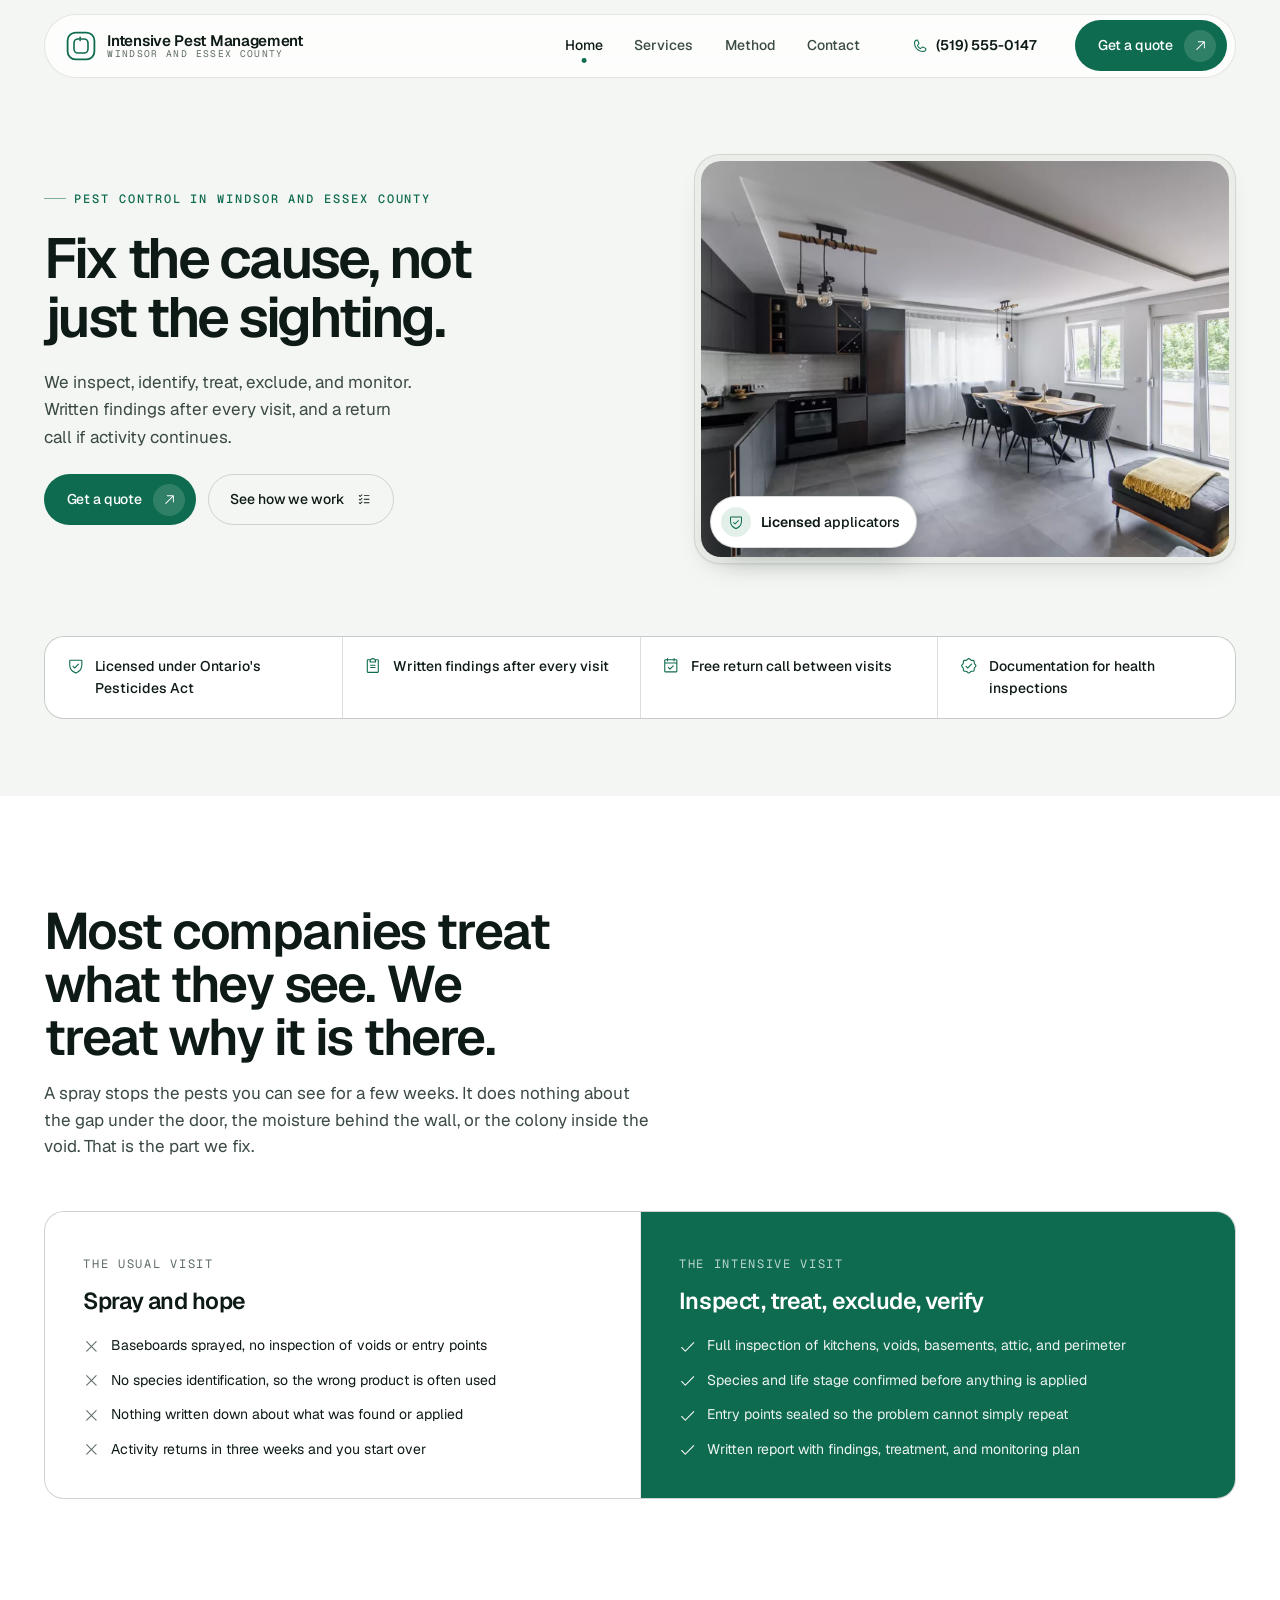
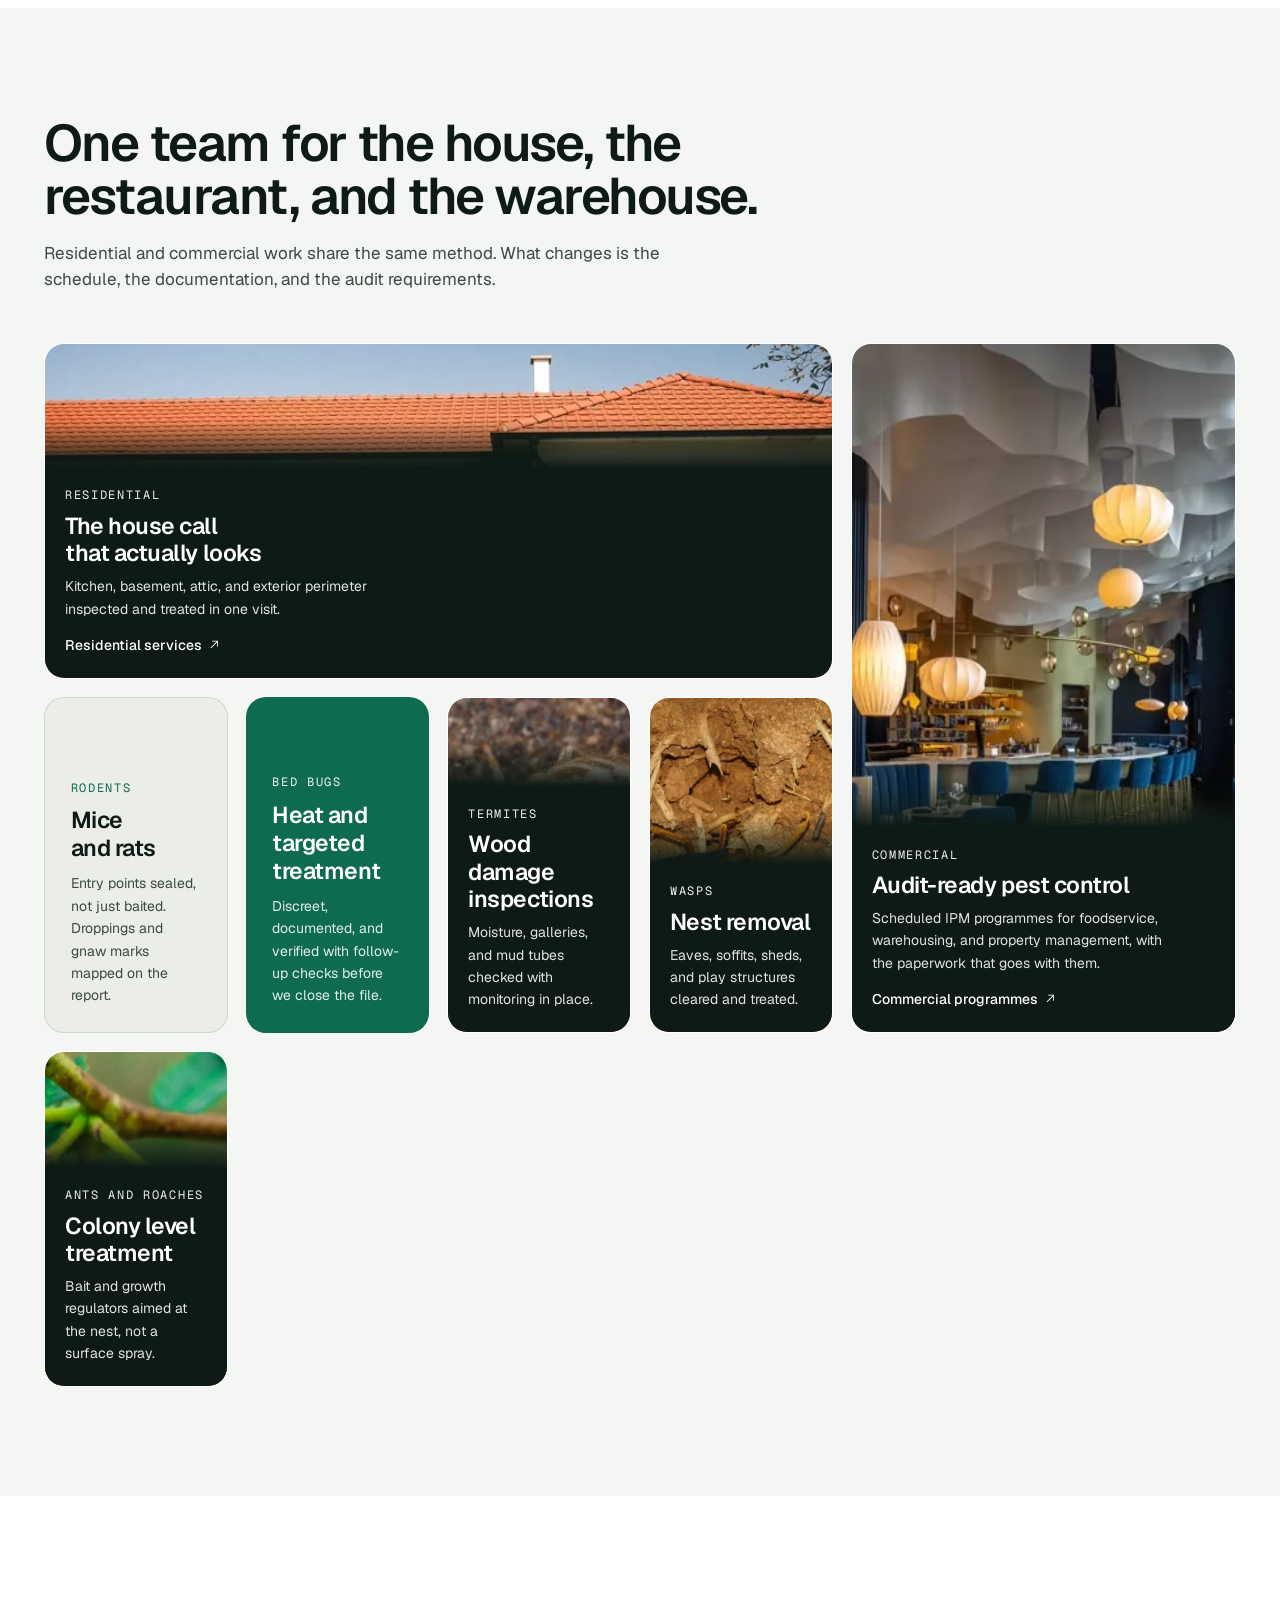
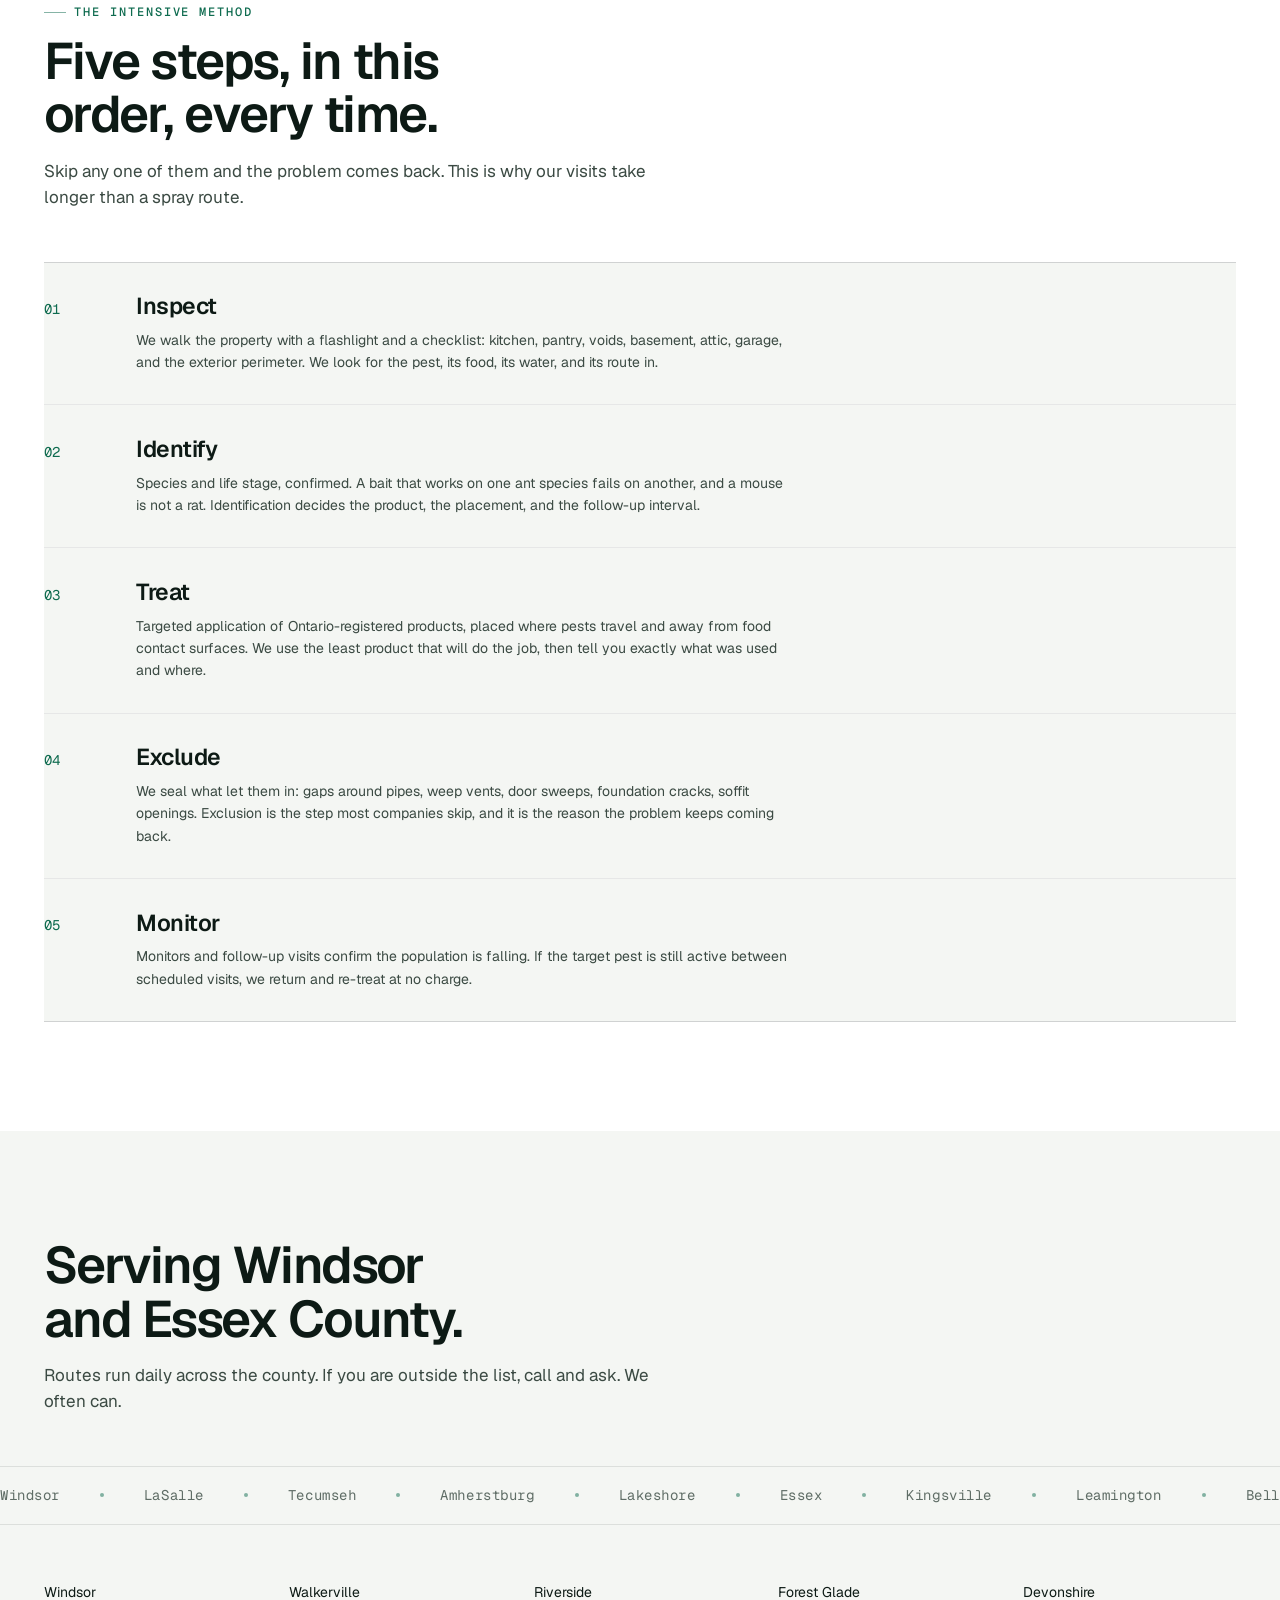
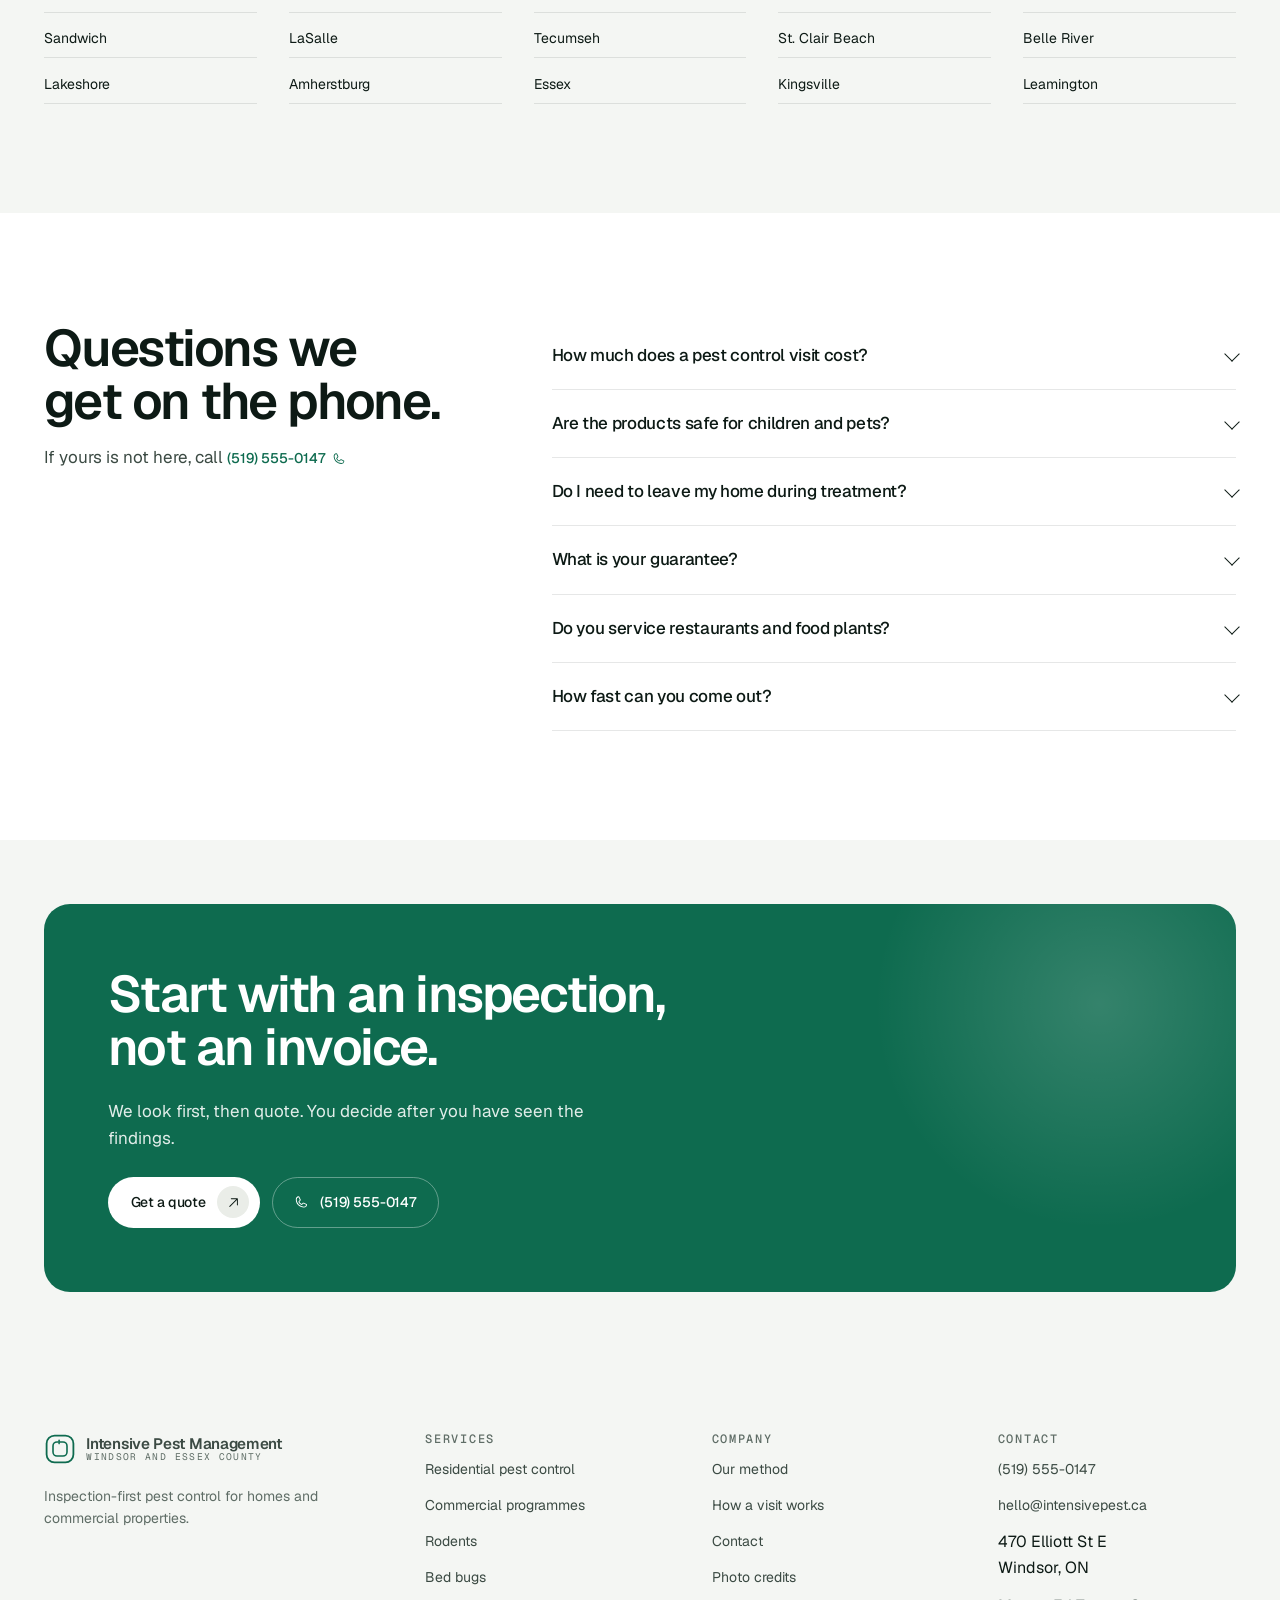
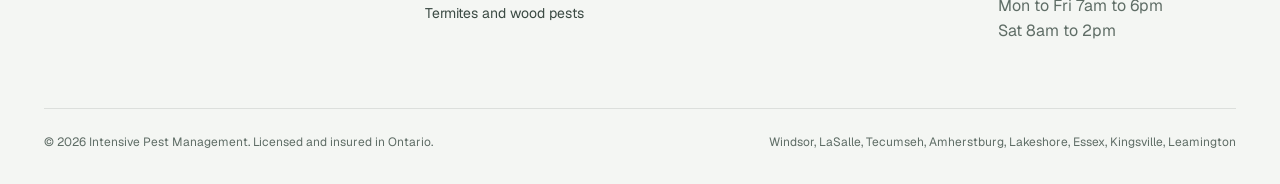
<file: index.html>
<!DOCTYPE html>
<html lang="en-CA">
<head>
<meta charset="utf-8">
<meta name="viewport" content="width=device-width, initial-scale=1">
<title>Intensive Pest Management | Pest control in Windsor and Essex County</title>
<meta name="description" content="Inspection-first pest control for homes and commercial properties in Windsor and Essex County. Identification, targeted treatment, exclusion, and monitoring. Free inspection, written quote.">
<link rel="canonical" href="https://intensivepest.ca/">
<meta name="theme-color" content="#0e6b4f">
<meta property="og:type" content="website">
<meta property="og:site_name" content="Intensive Pest Management">
<meta property="og:title" content="Pest control that fixes the cause, not just the sighting">
<meta property="og:description" content="Inspection-first pest control for homes and commercial properties in Windsor and Essex County.">
<meta property="og:url" content="https://intensivepest.ca/">
<meta property="og:image" content="https://intensivepest.ca/assets/img/og-cover.webp">
<meta property="og:locale" content="en_CA">
<meta name="twitter:card" content="summary_large_image">
<link rel="icon" href="assets/img/favicon.svg" type="image/svg+xml">
<link rel="apple-touch-icon" href="assets/img/og-cover.webp">
<link rel="preload" href="assets/fonts/geist-latin.woff2" as="font" type="font/woff2" crossorigin>
<link rel="stylesheet" href="assets/css/styles.css">
<script type="application/ld+json">
{
  "@context": "https://schema.org",
  "@type": "HomeAndConstructionBusiness",
  "name": "Intensive Pest Management",
  "description": "Inspection-first pest control for residential and commercial properties in Windsor and Essex County, Ontario.",
  "url": "https://intensivepest.ca/",
  "telephone": "+1-519-555-0147",
  "email": "hello@intensivepest.ca",
  "image": "https://intensivepest.ca/assets/img/og-cover.webp",
  "priceRange": "Quoted after inspection",
  "address": {
    "@type": "PostalAddress",
    "streetAddress": "470 Elliott St E",
    "addressLocality": "Windsor",
    "addressRegion": "ON",
    "addressCountry": "CA"
  },
  "areaServed": ["Windsor", "LaSalle", "Tecumseh", "Amherstburg", "Lakeshore", "Essex", "Kingsville", "Leamington"],
  "openingHoursSpecification": [
    { "@type": "OpeningHoursSpecification", "dayOfWeek": ["Monday", "Tuesday", "Wednesday", "Thursday", "Friday"], "opens": "07:00", "closes": "18:00" },
    { "@type": "OpeningHoursSpecification", "dayOfWeek": "Saturday", "opens": "08:00", "closes": "14:00" }
  ],
  "knowsAbout": ["Integrated pest management", "Rodent control", "Cockroach control", "Bed bug treatment", "Termite inspection", "Wasp removal", "Commercial food safety pest programmes"]
}
</script>
<script type="application/ld+json">
{
  "@context": "https://schema.org",
  "@type": "FAQPage",
  "mainEntity": [
    { "@type": "Question", "name": "How much does a pest control visit cost?", "acceptedAnswer": { "@type": "Answer", "text": "The inspection is free. After it you receive a written quote with the treatment plan and the price before any work starts." } },
    { "@type": "Question", "name": "Are the products safe for children and pets?", "acceptedAnswer": { "@type": "Answer", "text": "We use products registered in Ontario and apply them only where the target pest travels. Your technician tells you what was used, where, and how long to wait before the area is used again." } },
    { "@type": "Question", "name": "Do I need to leave my home during treatment?", "acceptedAnswer": { "@type": "Answer", "text": "For most treatments, no. For fogging, bed bug heat treatment, or heavy cockroach work we tell you the exact window to stay out." } },
    { "@type": "Question", "name": "What is your guarantee?", "acceptedAnswer": { "@type": "Answer", "text": "If the target pest is still active between scheduled visits, we return and re-treat at no charge for as long as you are on an active plan." } },
    { "@type": "Question", "name": "Do you service restaurants and food plants?", "acceptedAnswer": { "@type": "Answer", "text": "Yes. We run scheduled IPM programmes with monitoring, trend reports, and documentation formatted for public health inspections." } },
    { "@type": "Question", "name": "How fast can you come out?", "acceptedAnswer": { "@type": "Answer", "text": "Same day or next day for most of Windsor and Essex County. Commercial clients have a 24-hour line." } }
  ]
}
</script>
</head>
<body>
<svg xmlns="http://www.w3.org/2000/svg" style="display:none" fill="currentColor" aria-hidden="true" focusable="false"><symbol id="i-arrow-up-right" viewBox="0 0 256 256"><path d="M200,64V168a8,8,0,0,1-16,0V83.31L69.66,197.66a8,8,0,0,1-11.32-11.32L172.69,72H88a8,8,0,0,1,0-16H192A8,8,0,0,1,200,64Z"/></symbol><symbol id="i-phone" viewBox="0 0 256 256"><path d="M222.37,158.46l-47.11-21.11-.13-.06a16,16,0,0,0-15.17,1.4,8.12,8.12,0,0,0-.75.56L134.87,160c-15.42-7.49-31.34-23.29-38.83-38.51l20.78-24.71c.2-.25.39-.5.57-.77a16,16,0,0,0,1.32-15.06l0-.12L97.54,33.64a16,16,0,0,0-16.62-9.52A56.26,56.26,0,0,0,32,80c0,79.4,64.6,144,144,144a56.26,56.26,0,0,0,55.88-48.92A16,16,0,0,0,222.37,158.46ZM176,208A128.14,128.14,0,0,1,48,80,40.2,40.2,0,0,1,82.87,40a.61.61,0,0,0,0,.12l21,47L83.2,111.86a6.13,6.13,0,0,0-.57.77,16,16,0,0,0-1,15.7c9.06,18.53,27.73,37.06,46.46,46.11a16,16,0,0,0,15.75-1.14,8.44,8.44,0,0,0,.74-.56L168.89,152l47,21.05h0s.08,0,.11,0A40.21,40.21,0,0,1,176,208Z"/></symbol><symbol id="i-check" viewBox="0 0 256 256"><path d="M229.66,77.66l-128,128a8,8,0,0,1-11.32,0l-56-56a8,8,0,0,1,11.32-11.32L96,188.69,218.34,66.34a8,8,0,0,1,11.32,11.32Z"/></symbol><symbol id="i-x" viewBox="0 0 256 256"><path d="M205.66,194.34a8,8,0,0,1-11.32,11.32L128,139.31,61.66,205.66a8,8,0,0,1-11.32-11.32L116.69,128,50.34,61.66A8,8,0,0,1,61.66,50.34L128,116.69l66.34-66.35a8,8,0,0,1,11.32,11.32L139.31,128Z"/></symbol><symbol id="i-shield-check" viewBox="0 0 256 256"><path d="M208,40H48A16,16,0,0,0,32,56v56c0,52.72,25.52,84.67,46.93,102.19,23.06,18.86,46,25.26,47,25.53a8,8,0,0,0,4.2,0c1-.27,23.91-6.67,47-25.53C198.48,196.67,224,164.72,224,112V56A16,16,0,0,0,208,40Zm0,72c0,37.07-13.66,67.16-40.6,89.42A129.3,129.3,0,0,1,128,223.62a128.25,128.25,0,0,1-38.92-21.81C61.82,179.51,48,149.3,48,112l0-56,160,0ZM82.34,141.66a8,8,0,0,1,11.32-11.32L112,148.69l50.34-50.35a8,8,0,0,1,11.32,11.32l-56,56a8,8,0,0,1-11.32,0Z"/></symbol><symbol id="i-clipboard-text" viewBox="0 0 256 256"><path d="M168,152a8,8,0,0,1-8,8H96a8,8,0,0,1,0-16h64A8,8,0,0,1,168,152Zm-8-40H96a8,8,0,0,0,0,16h64a8,8,0,0,0,0-16Zm56-64V216a16,16,0,0,1-16,16H56a16,16,0,0,1-16-16V48A16,16,0,0,1,56,32H92.26a47.92,47.92,0,0,1,71.48,0H200A16,16,0,0,1,216,48ZM96,64h64a32,32,0,0,0-64,0ZM200,48H173.25A47.93,47.93,0,0,1,176,64v8a8,8,0,0,1-8,8H88a8,8,0,0,1-8-8V64a47.93,47.93,0,0,1,2.75-16H56V216H200Z"/></symbol><symbol id="i-calendar-check" viewBox="0 0 256 256"><path d="M208,32H184V24a8,8,0,0,0-16,0v8H88V24a8,8,0,0,0-16,0v8H48A16,16,0,0,0,32,48V208a16,16,0,0,0,16,16H208a16,16,0,0,0,16-16V48A16,16,0,0,0,208,32ZM72,48v8a8,8,0,0,0,16,0V48h80v8a8,8,0,0,0,16,0V48h24V80H48V48ZM208,208H48V96H208V208Zm-38.34-85.66a8,8,0,0,1,0,11.32l-48,48a8,8,0,0,1-11.32,0l-24-24a8,8,0,0,1,11.32-11.32L116,164.69l42.34-42.35A8,8,0,0,1,169.66,122.34Z"/></symbol><symbol id="i-magnifying-glass" viewBox="0 0 256 256"><path d="M229.66,218.34l-50.07-50.06a88.11,88.11,0,1,0-11.31,11.31l50.06,50.07a8,8,0,0,0,11.32-11.32ZM40,112a72,72,0,1,1,72,72A72.08,72.08,0,0,1,40,112Z"/></symbol><symbol id="i-house" viewBox="0 0 256 256"><path d="M219.31,108.68l-80-80a16,16,0,0,0-22.62,0l-80,80A15.87,15.87,0,0,0,32,120v96a8,8,0,0,0,8,8h64a8,8,0,0,0,8-8V160h32v56a8,8,0,0,0,8,8h64a8,8,0,0,0,8-8V120A15.87,15.87,0,0,0,219.31,108.68ZM208,208H160V152a8,8,0,0,0-8-8H104a8,8,0,0,0-8,8v56H48V120l80-80,80,80Z"/></symbol><symbol id="i-fork-knife" viewBox="0 0 256 256"><path d="M72,88V40a8,8,0,0,1,16,0V88a8,8,0,0,1-16,0ZM216,40V224a8,8,0,0,1-16,0V176H152a8,8,0,0,1-8-8,268.75,268.75,0,0,1,7.22-56.88c9.78-40.49,28.32-67.63,53.63-78.47A8,8,0,0,1,216,40ZM200,53.9c-32.17,24.57-38.47,84.42-39.7,106.1H200ZM119.89,38.69a8,8,0,1,0-15.78,2.63L112,88.63a32,32,0,0,1-64,0l7.88-47.31a8,8,0,1,0-15.78-2.63l-8,48A8.17,8.17,0,0,0,32,88a48.07,48.07,0,0,0,40,47.32V224a8,8,0,0,0,16,0V135.32A48.07,48.07,0,0,0,128,88a8.17,8.17,0,0,0-.11-1.31Z"/></symbol><symbol id="i-storefront" viewBox="0 0 256 256"><path d="M232,96a7.89,7.89,0,0,0-.3-2.2L217.35,43.6A16.07,16.07,0,0,0,202,32H54A16.07,16.07,0,0,0,38.65,43.6L24.31,93.8A7.89,7.89,0,0,0,24,96h0v16a40,40,0,0,0,16,32v72a8,8,0,0,0,8,8H208a8,8,0,0,0,8-8V144a40,40,0,0,0,16-32V96ZM54,48H202l11.42,40H42.61Zm50,56h48v8a24,24,0,0,1-48,0Zm-16,0v8a24,24,0,0,1-35.12,21.26,7.88,7.88,0,0,0-1.82-1.06A24,24,0,0,1,40,112v-8ZM200,208H56V151.2a40.57,40.57,0,0,0,8,.8,40,40,0,0,0,32-16,40,40,0,0,0,64,0,40,40,0,0,0,32,16,40.57,40.57,0,0,0,8-.8Zm4.93-75.8a8.08,8.08,0,0,0-1.8,1.05A24,24,0,0,1,168,112v-8h48v8A24,24,0,0,1,204.93,132.2Z"/></symbol><symbol id="i-truck" viewBox="0 0 256 256"><path d="M255.42,117l-14-35A15.93,15.93,0,0,0,226.58,72H192V64a8,8,0,0,0-8-8H32A16,16,0,0,0,16,72V184a16,16,0,0,0,16,16H49a32,32,0,0,0,62,0h50a32,32,0,0,0,62,0h17a16,16,0,0,0,16-16V120A7.94,7.94,0,0,0,255.42,117ZM192,88h34.58l9.6,24H192ZM32,72H176v64H32ZM80,208a16,16,0,1,1,16-16A16,16,0,0,1,80,208Zm81-24H111a32,32,0,0,0-62,0H32V152H176v12.31A32.11,32.11,0,0,0,161,184Zm31,24a16,16,0,1,1,16-16A16,16,0,0,1,192,208Zm48-24H223a32.06,32.06,0,0,0-31-24V128h48Z"/></symbol><symbol id="i-clock" viewBox="0 0 256 256"><path d="M128,24A104,104,0,1,0,232,128,104.11,104.11,0,0,0,128,24Zm0,192a88,88,0,1,1,88-88A88.1,88.1,0,0,1,128,216Zm64-88a8,8,0,0,1-8,8H128a8,8,0,0,1-8-8V72a8,8,0,0,1,16,0v48h48A8,8,0,0,1,192,128Z"/></symbol><symbol id="i-map-pin" viewBox="0 0 256 256"><path d="M128,64a40,40,0,1,0,40,40A40,40,0,0,0,128,64Zm0,64a24,24,0,1,1,24-24A24,24,0,0,1,128,128Zm0-112a88.1,88.1,0,0,0-88,88c0,31.4,14.51,64.68,42,96.25a254.19,254.19,0,0,0,41.45,38.3,8,8,0,0,0,9.18,0A254.19,254.19,0,0,0,174,200.25c27.45-31.57,42-64.85,42-96.25A88.1,88.1,0,0,0,128,16Zm0,206c-16.53-13-72-60.75-72-118a72,72,0,0,1,144,0C200,161.23,144.53,209,128,222Z"/></symbol><symbol id="i-leaf" viewBox="0 0 256 256"><path d="M223.45,40.07a8,8,0,0,0-7.52-7.52C139.8,28.08,78.82,51,52.82,94a87.09,87.09,0,0,0-12.76,49c.57,15.92,5.21,32,13.79,47.85l-19.51,19.5a8,8,0,0,0,11.32,11.32l19.5-19.51C81,210.73,97.09,215.37,113,215.94q1.67.06,3.33.06A86.93,86.93,0,0,0,162,203.18C205,177.18,227.93,116.21,223.45,40.07ZM153.75,189.5c-22.75,13.78-49.68,14-76.71.77l88.63-88.62a8,8,0,0,0-11.32-11.32L65.73,179c-13.19-27-13-54,.77-76.71,22.09-36.47,74.6-56.44,141.31-54.06C210.2,114.89,190.22,167.41,153.75,189.5Z"/></symbol><symbol id="i-bug" viewBox="0 0 256 256"><path d="M144,92a12,12,0,1,1,12,12A12,12,0,0,1,144,92ZM100,80a12,12,0,1,0,12,12A12,12,0,0,0,100,80Zm116,64A87.76,87.76,0,0,1,213,167l22.24,9.72A8,8,0,0,1,232,192a7.89,7.89,0,0,1-3.2-.67L207.38,182a88,88,0,0,1-158.76,0L27.2,191.33A7.89,7.89,0,0,1,24,192a8,8,0,0,1-3.2-15.33L43,167A87.76,87.76,0,0,1,40,144v-8H16a8,8,0,0,1,0-16H40v-8a87.76,87.76,0,0,1,3-23L20.8,79.33a8,8,0,1,1,6.4-14.66L48.62,74a88,88,0,0,1,158.76,0l21.42-9.36a8,8,0,0,1,6.4,14.66L213,89.05a87.76,87.76,0,0,1,3,23v8h24a8,8,0,0,1,0,16H216ZM56,120H200v-8a72,72,0,0,0-144,0Zm64,95.54V136H56v8A72.08,72.08,0,0,0,120,215.54ZM200,144v-8H136v79.54A72.08,72.08,0,0,0,200,144Z"/></symbol><symbol id="i-seal-check" viewBox="0 0 256 256"><path d="M225.86,102.82c-3.77-3.94-7.67-8-9.14-11.57-1.36-3.27-1.44-8.69-1.52-13.94-.15-9.76-.31-20.82-8-28.51s-18.75-7.85-28.51-8c-5.25-.08-10.67-.16-13.94-1.52-3.56-1.47-7.63-5.37-11.57-9.14C146.28,23.51,138.44,16,128,16s-18.27,7.51-25.18,14.14c-3.94,3.77-8,7.67-11.57,9.14C88,40.64,82.56,40.72,77.31,40.8c-9.76.15-20.82.31-28.51,8S41,67.55,40.8,77.31c-.08,5.25-.16,10.67-1.52,13.94-1.47,3.56-5.37,7.63-9.14,11.57C23.51,109.72,16,117.56,16,128s7.51,18.27,14.14,25.18c3.77,3.94,7.67,8,9.14,11.57,1.36,3.27,1.44,8.69,1.52,13.94.15,9.76.31,20.82,8,28.51s18.75,7.85,28.51,8c5.25.08,10.67.16,13.94,1.52,3.56,1.47,7.63,5.37,11.57,9.14C109.72,232.49,117.56,240,128,240s18.27-7.51,25.18-14.14c3.94-3.77,8-7.67,11.57-9.14,3.27-1.36,8.69-1.44,13.94-1.52,9.76-.15,20.82-.31,28.51-8s7.85-18.75,8-28.51c.08-5.25.16-10.67,1.52-13.94,1.47-3.56,5.37-7.63,9.14-11.57C232.49,146.28,240,138.44,240,128S232.49,109.73,225.86,102.82Zm-11.55,39.29c-4.79,5-9.75,10.17-12.38,16.52-2.52,6.1-2.63,13.07-2.73,19.82-.1,7-.21,14.33-3.32,17.43s-10.39,3.22-17.43,3.32c-6.75.1-13.72.21-19.82,2.73-6.35,2.63-11.52,7.59-16.52,12.38S132,224,128,224s-9.15-4.92-14.11-9.69-10.17-9.75-16.52-12.38c-6.1-2.52-13.07-2.63-19.82-2.73-7-.1-14.33-.21-17.43-3.32s-3.22-10.39-3.32-17.43c-.1-6.75-.21-13.72-2.73-19.82-2.63-6.35-7.59-11.52-12.38-16.52S32,132,32,128s4.92-9.15,9.69-14.11,9.75-10.17,12.38-16.52c2.52-6.1,2.63-13.07,2.73-19.82.1-7,.21-14.33,3.32-17.43S70.51,56.9,77.55,56.8c6.75-.1,13.72-.21,19.82-2.73,6.35-2.63,11.52-7.59,16.52-12.38S124,32,128,32s9.15,4.92,14.11,9.69,10.17,9.75,16.52,12.38c6.1,2.52,13.07,2.63,19.82,2.73,7,.1,14.33.21,17.43,3.32s3.22,10.39,3.32,17.43c.1,6.75.21,13.72,2.73,19.82,2.63,6.35,7.59,11.52,12.38,16.52S224,124,224,128,219.08,137.15,214.31,142.11ZM173.66,98.34a8,8,0,0,1,0,11.32l-56,56a8,8,0,0,1-11.32,0l-24-24a8,8,0,0,1,11.32-11.32L112,148.69l50.34-50.35A8,8,0,0,1,173.66,98.34Z"/></symbol><symbol id="i-warning-circle" viewBox="0 0 256 256"><path d="M128,24A104,104,0,1,0,232,128,104.11,104.11,0,0,0,128,24Zm0,192a88,88,0,1,1,88-88A88.1,88.1,0,0,1,128,216Zm-8-80V80a8,8,0,0,1,16,0v56a8,8,0,0,1-16,0Zm20,36a12,12,0,1,1-12-12A12,12,0,0,1,140,172Z"/></symbol><symbol id="i-list-checks" viewBox="0 0 256 256"><path d="M224,128a8,8,0,0,1-8,8H128a8,8,0,0,1,0-16h88A8,8,0,0,1,224,128ZM128,72h88a8,8,0,0,0,0-16H128a8,8,0,0,0,0,16Zm88,112H128a8,8,0,0,0,0,16h88a8,8,0,0,0,0-16ZM82.34,42.34,56,68.69,45.66,58.34A8,8,0,0,0,34.34,69.66l16,16a8,8,0,0,0,11.32,0l32-32A8,8,0,0,0,82.34,42.34Zm0,64L56,132.69,45.66,122.34a8,8,0,0,0-11.32,11.32l16,16a8,8,0,0,0,11.32,0l32-32a8,8,0,0,0-11.32-11.32Zm0,64L56,196.69,45.66,186.34a8,8,0,0,0-11.32,11.32l16,16a8,8,0,0,0,11.32,0l32-32a8,8,0,0,0-11.32-11.32Z"/></symbol><symbol id="i-file-text" viewBox="0 0 256 256"><path d="M213.66,82.34l-56-56A8,8,0,0,0,152,24H56A16,16,0,0,0,40,40V216a16,16,0,0,0,16,16H200a16,16,0,0,0,16-16V88A8,8,0,0,0,213.66,82.34ZM160,51.31,188.69,80H160ZM200,216H56V40h88V88a8,8,0,0,0,8,8h48V216Zm-32-80a8,8,0,0,1-8,8H96a8,8,0,0,1,0-16h64A8,8,0,0,1,168,136Zm0,32a8,8,0,0,1-8,8H96a8,8,0,0,1,0-16h64A8,8,0,0,1,168,168Z"/></symbol></svg>

<a class="skip-link" href="#main">Skip to content</a>

<header class="nav" id="nav">
  <div class="nav__inner">
    <a class="brand" href="index.html" aria-label="Intensive Pest Management, home">
      <svg class="brand__mark" viewBox="0 0 32 32" aria-hidden="true" focusable="false" style="color:var(--accent)">
        <rect x="2.6" y="2.6" width="26.8" height="26.8" rx="8" fill="none" stroke="currentColor" stroke-width="1.8"/>
        <path d="M16 9h3a4 4 0 0 1 4 4v6a4 4 0 0 1-4 4h-6a4 4 0 0 1-4-4v-6a4 4 0 0 1 4-4h1.2" fill="none" stroke="currentColor" stroke-width="1.6" stroke-linecap="round"/>
        <path d="M15.1 7.4v3.2" fill="none" stroke="currentColor" stroke-width="1.6" stroke-linecap="round"/>
      </svg>
      <span class="brand__text">
        <span class="brand__name">Intensive Pest Management</span>
        <span class="brand__sub">Windsor and Essex County</span>
      </span>
    </a>
    <nav class="nav__links" aria-label="Primary">
      <a class="nav__link" href="index.html" aria-current="page">Home</a>
      <a class="nav__link" href="services.html">Services</a>
      <a class="nav__link" href="method.html">Method</a>
      <a class="nav__link" href="contact.html">Contact</a>
    </nav>
    <a class="nav__phone" href="tel:+15195550147"><svg class="icon icon--sm" aria-hidden="true"><use href="#i-phone"/></svg>(519) 555-0147</a>
    <a class="btn btn--primary" href="contact.html">Get a quote<span class="btn__island"><svg class="icon icon--sm" aria-hidden="true"><use href="#i-arrow-up-right"/></svg></span></a>
    <button class="nav__burger" type="button" aria-expanded="false" aria-controls="site-menu" aria-label="Open menu"><span></span><span></span></button>
  </div>
</header>

<div class="menu" id="site-menu">
  <a class="menu__link" href="index.html" style="--d:40ms"><span class="menu__index">01</span>Home</a>
  <a class="menu__link" href="services.html" style="--d:100ms"><span class="menu__index">02</span>Services</a>
  <a class="menu__link" href="method.html" style="--d:160ms"><span class="menu__index">03</span>Method</a>
  <a class="menu__link" href="contact.html" style="--d:220ms"><span class="menu__index">04</span>Contact</a>
  <div class="menu__foot">
    <a href="tel:+15195550147">(519) 555-0147</a>
    <a href="mailto:hello@intensivepest.ca">hello@intensivepest.ca</a>
    <span class="muted">Mon to Fri 7am to 6pm, Sat 8am to 2pm</span>
  </div>
  <div class="menu__cta">
    <a class="btn btn--primary" href="contact.html">Get a quote<span class="btn__island"><svg class="icon icon--sm" aria-hidden="true"><use href="#i-arrow-up-right"/></svg></span></a>
  </div>
</div>

<main id="main">

  <!-- Hero -->
  <section class="hero">
    <div class="wrap">
      <div class="hero__grid">
        <div class="hero__copy reveal">
          <span class="eyebrow">Pest control in Windsor and Essex County</span>
          <h1>Fix the cause, not just the sighting.</h1>
          <p class="hero__lead">We inspect, identify, treat, exclude, and monitor. Written findings after every visit, and a return call if activity continues.</p>
          <div class="btn-row">
            <a class="btn btn--primary" href="contact.html">Get a quote<span class="btn__island"><svg class="icon icon--sm" aria-hidden="true"><use href="#i-arrow-up-right"/></svg></span></a>
            <a class="btn btn--ghost" href="#method">See how we work<svg class="icon icon--sm" aria-hidden="true"><use href="#i-list-checks"/></svg></a>
          </div>
        </div>
        <div class="hero__media reveal" style="--d:120ms">
          <div class="bez bez--float">
            <div class="bez__core">
              <img src="assets/img/hero.webp" srcset="assets/img/hero-700.webp 700w, assets/img/hero.webp 1400w" sizes="(max-width: 767px) 92vw, 45vw" width="1400" height="1050" alt="A bright, modern open-plan kitchen and dining room with large windows and a wooden table." fetchpriority="high" decoding="async">
            </div>
          </div>
          <div class="hero__badge">
            <span class="hero__badge-mark"><svg class="icon icon--sm" aria-hidden="true"><use href="#i-shield-check"/></svg></span>
            <span><b>Licensed</b> applicators</span>
          </div>
        </div>
      </div>

      <ul class="creds reveal" style="--d:80ms">
        <li><svg class="icon" aria-hidden="true"><use href="#i-shield-check"/></svg>Licensed under Ontario's Pesticides Act</li>
        <li><svg class="icon" aria-hidden="true"><use href="#i-clipboard-text"/></svg>Written findings after every visit</li>
        <li><svg class="icon" aria-hidden="true"><use href="#i-calendar-check"/></svg>Free return call between visits</li>
        <li><svg class="icon" aria-hidden="true"><use href="#i-seal-check"/></svg>Documentation for health inspections</li>
      </ul>
    </div>
  </section>

  <!-- Difference -->
  <section class="section section--surface">
    <div class="wrap">
      <div class="section-head reveal">
        <h2>Most companies treat what they see. We treat why it is there.</h2>
        <p class="lead">A spray stops the pests you can see for a few weeks. It does nothing about the gap under the door, the moisture behind the wall, or the colony inside the void. That is the part we fix.</p>
      </div>
      <div class="compare reveal">
        <div class="compare__col">
          <span class="compare__label">The usual visit</span>
          <h3>Spray and hope</h3>
          <ul>
            <li><svg class="icon" aria-hidden="true"><use href="#i-x"/></svg>Baseboards sprayed, no inspection of voids or entry points</li>
            <li><svg class="icon" aria-hidden="true"><use href="#i-x"/></svg>No species identification, so the wrong product is often used</li>
            <li><svg class="icon" aria-hidden="true"><use href="#i-x"/></svg>Nothing written down about what was found or applied</li>
            <li><svg class="icon" aria-hidden="true"><use href="#i-x"/></svg>Activity returns in three weeks and you start over</li>
          </ul>
        </div>
        <div class="compare__col compare__col--us">
          <span class="compare__label">The intensive visit</span>
          <h3>Inspect, treat, exclude, verify</h3>
          <ul>
            <li><svg class="icon" aria-hidden="true"><use href="#i-check"/></svg>Full inspection of kitchens, voids, basements, attic, and perimeter</li>
            <li><svg class="icon" aria-hidden="true"><use href="#i-check"/></svg>Species and life stage confirmed before anything is applied</li>
            <li><svg class="icon" aria-hidden="true"><use href="#i-check"/></svg>Entry points sealed so the problem cannot simply repeat</li>
            <li><svg class="icon" aria-hidden="true"><use href="#i-check"/></svg>Written report with findings, treatment, and monitoring plan</li>
          </ul>
        </div>
      </div>
    </div>
  </section>

  <!-- Services bento -->
  <section class="section">
    <div class="wrap">
      <div class="section-head reveal">
        <h2>One team for the house, the restaurant, and the warehouse.</h2>
        <p class="lead">Residential and commercial work share the same method. What changes is the schedule, the documentation, and the audit requirements.</p>
      </div>

      <div class="bento">
        <article class="bento__cell bento__cell--media bento__cell--wide reveal">
          <img src="assets/img/svc-residential.webp" width="1200" height="900" alt="A white single-storey house with a red tiled roof, covered porch and neatly trimmed hedges under a clear blue sky." loading="lazy" decoding="async" srcset="assets/img/svc-residential-700.webp 700w, assets/img/svc-residential.webp 1200w" sizes="(max-width: 767px) 92vw, 420px">
            <div class="bento__caption">
              <span class="bento__tag">Residential</span>
              <h3>The house call that actually looks</h3>
              <p>Kitchen, basement, attic, and exterior perimeter inspected and treated in one visit.</p>
              <a class="bento__link" href="services.html#residential">Residential services<svg class="icon icon--sm" aria-hidden="true"><use href="#i-arrow-up-right"/></svg></a>
            </div>
          </article>

        <article class="bento__cell bento__cell--media bento__cell--tall reveal" style="--d:80ms">
          <img src="assets/img/svc-commercial.webp" width="1200" height="900" alt="An empty upscale restaurant dining room with blue velvet seating, marble tables and warm pendant lighting." loading="lazy" decoding="async" srcset="assets/img/svc-commercial-700.webp 700w, assets/img/svc-commercial.webp 1200w" sizes="(max-width: 767px) 92vw, 200px">
            <div class="bento__caption">
              <span class="bento__tag">Commercial</span>
              <h3>Audit-ready pest control</h3>
              <p>Scheduled IPM programmes for foodservice, warehousing, and property management, with the paperwork that goes with them.</p>
              <a class="bento__link" href="services.html#commercial">Commercial programmes<svg class="icon icon--sm" aria-hidden="true"><use href="#i-arrow-up-right"/></svg></a>
            </div>
          </article>

        <article class="bento__cell bento__cell--paper reveal" style="--d:120ms">
          <span class="bento__tag">Rodents</span>
          <h3>Mice and rats</h3>
          <p>Entry points sealed, not just baited. Droppings and gnaw marks mapped on the report.</p>
        </article>

        <article class="bento__cell bento__cell--accent reveal" style="--d:160ms">
          <span class="bento__tag">Bed bugs</span>
          <h3>Heat and targeted treatment</h3>
          <p>Discreet, documented, and verified with follow-up checks before we close the file.</p>
        </article>

        <article class="bento__cell bento__cell--media reveal" style="--d:200ms">
          <img src="assets/img/pest-termite.webp" width="800" height="800" alt="A pale worker termite with a rounded head, beaded antennae and a segmented abdomen standing on a textured surface." loading="lazy" decoding="async" srcset="assets/img/pest-termite-700.webp 700w, assets/img/pest-termite.webp 800w" sizes="(max-width: 767px) 92vw, 200px">
            <div class="bento__caption">
              <span class="bento__tag">Termites</span>
              <h3>Wood damage inspections</h3>
              <p>Moisture, galleries, and mud tubes checked with monitoring in place.</p>
            </div>
          </article>

        <article class="bento__cell bento__cell--media reveal" style="--d:240ms">
          <img src="assets/img/pest-wasp.webp" width="800" height="800" alt="A spider wasp with a narrow waist, orange-brown legs and dark folded wings standing on bare soil." loading="lazy" decoding="async" srcset="assets/img/pest-wasp-700.webp 700w, assets/img/pest-wasp.webp 800w" sizes="(max-width: 767px) 92vw, 200px">
            <div class="bento__caption">
              <span class="bento__tag">Wasps</span>
              <h3>Nest removal</h3>
              <p>Eaves, soffits, sheds, and play structures cleared and treated.</p>
            </div>
          </article>

        <article class="bento__cell bento__cell--media reveal" style="--d:280ms">
          <img src="assets/img/pest-ant.webp" width="800" height="800" alt="A black ant standing on a yellow flower cluster, photographed close enough to show its antennae and segmented legs." loading="lazy" decoding="async" srcset="assets/img/pest-ant-700.webp 700w, assets/img/pest-ant.webp 800w" sizes="(max-width: 767px) 92vw, 200px">
            <div class="bento__caption">
              <span class="bento__tag">Ants and roaches</span>
              <h3>Colony level treatment</h3>
              <p>Bait and growth regulators aimed at the nest, not a surface spray.</p>
            </div>
          </article>
      </div>
    </div>
  </section>

  <!-- Method -->
  <section class="section section--surface" id="method">
    <div class="wrap">
      <div class="section-head reveal">
        <span class="eyebrow">The intensive method</span>
        <h2>Five steps, in this order, every time.</h2>
        <p class="lead">Skip any one of them and the problem comes back. This is why our visits take longer than a spray route.</p>
      </div>
      <ol class="steps">
        <li class="step reveal">
          <span class="step__num">01</span>
          <div class="step__body">
            <h3>Inspect</h3>
            <p>We walk the property with a flashlight and a checklist: kitchen, pantry, voids, basement, attic, garage, and the exterior perimeter. We look for the pest, its food, its water, and its route in.</p>
          </div>
        </li>
        <li class="step reveal" style="--d:60ms">
          <span class="step__num">02</span>
          <div class="step__body">
            <h3>Identify</h3>
            <p>Species and life stage, confirmed. A bait that works on one ant species fails on another, and a mouse is not a rat. Identification decides the product, the placement, and the follow-up interval.</p>
          </div>
        </li>
        <li class="step reveal" style="--d:120ms">
          <span class="step__num">03</span>
          <div class="step__body">
            <h3>Treat</h3>
            <p>Targeted application of Ontario-registered products, placed where pests travel and away from food contact surfaces. We use the least product that will do the job, then tell you exactly what was used and where.</p>
          </div>
        </li>
        <li class="step reveal" style="--d:180ms">
          <span class="step__num">04</span>
          <div class="step__body">
            <h3>Exclude</h3>
            <p>We seal what let them in: gaps around pipes, weep vents, door sweeps, foundation cracks, soffit openings. Exclusion is the step most companies skip, and it is the reason the problem keeps coming back.</p>
          </div>
        </li>
        <li class="step reveal" style="--d:240ms">
          <span class="step__num">05</span>
          <div class="step__body">
            <h3>Monitor</h3>
            <p>Monitors and follow-up visits confirm the population is falling. If the target pest is still active between scheduled visits, we return and re-treat at no charge.</p>
          </div>
        </li>
      </ol>
    </div>
  </section>

  <!-- Coverage -->
  <section class="section">
    <div class="wrap">
      <div class="section-head reveal">
        <h2>Serving Windsor and Essex County.</h2>
        <p class="lead">Routes run daily across the county. If you are outside the list, call and ask. We often can.</p>
      </div>
    </div>
    <div class="marquee" aria-hidden="true">
      <div class="marquee__track">
        <span>Windsor</span><span>LaSalle</span><span>Tecumseh</span><span>Amherstburg</span><span>Lakeshore</span><span>Essex</span><span>Kingsville</span><span>Leamington</span><span>Belle River</span><span>St. Clair Beach</span><span>Walkerville</span><span>Riverside</span><span>Forest Glade</span><span>Devonshire</span>
        <span>Windsor</span><span>LaSalle</span><span>Tecumseh</span><span>Amherstburg</span><span>Lakeshore</span><span>Essex</span><span>Kingsville</span><span>Leamington</span><span>Belle River</span><span>St. Clair Beach</span><span>Walkerville</span><span>Riverside</span><span>Forest Glade</span><span>Devonshire</span>
      </div>
    </div>
    <div class="wrap">
      <div class="areas reveal" style="margin-top:clamp(2rem,4vw,3rem)">
        <ul class="areas__list">
          <li>Windsor</li>
          <li>Walkerville</li>
          <li>Riverside</li>
          <li>Forest Glade</li>
          <li>Devonshire</li>
          <li>Sandwich</li>
          <li>LaSalle</li>
          <li>Tecumseh</li>
          <li>St. Clair Beach</li>
          <li>Belle River</li>
          <li>Lakeshore</li>
          <li>Amherstburg</li>
          <li>Essex</li>
          <li>Kingsville</li>
          <li>Leamington</li>
        </ul>
      </div>
    </div>
  </section>

  <!-- FAQ -->
  <section class="section section--surface">
    <div class="wrap">
      <div class="faq">
        <div class="faq__head reveal">
          <h2>Questions we get on the phone.</h2>
          <p class="lead" style="margin-top:1rem">If yours is not here, call <a class="text-link" href="tel:+15195550147">(519) 555-0147<svg class="icon icon--sm" aria-hidden="true"><use href="#i-phone"/></svg></a></p>
        </div>
        <div class="reveal" style="--d:80ms">
          <details class="faq__item">
            <summary>How much does a pest control visit cost?</summary>
            <p>The inspection is free. After it you receive a written quote with the treatment plan and the price before any work starts. No surprises on the invoice.</p>
          </details>
          <details class="faq__item">
            <summary>Are the products safe for children and pets?</summary>
            <p>We use products registered in Ontario and apply them only where the target pest travels. Your technician tells you what was used, where, and how long to wait before the area is used again.</p>
          </details>
          <details class="faq__item">
            <summary>Do I need to leave my home during treatment?</summary>
            <p>For most treatments, no. For fogging, bed bug heat treatment, or heavy cockroach work we tell you the exact window to stay out.</p>
          </details>
          <details class="faq__item">
            <summary>What is your guarantee?</summary>
            <p>If the target pest is still active between scheduled visits, we return and re-treat at no charge for as long as you are on an active plan.</p>
          </details>
          <details class="faq__item">
            <summary>Do you service restaurants and food plants?</summary>
            <p>Yes. We run scheduled IPM programmes with monitoring, trend reports, and documentation formatted for public health inspections.</p>
          </details>
          <details class="faq__item">
            <summary>How fast can you come out?</summary>
            <p>Same day or next day for most of Windsor and Essex County. Commercial clients have a 24-hour line.</p>
          </details>
        </div>
      </div>
    </div>
  </section>

  <!-- CTA -->
  <section class="section section--tight">
    <div class="wrap">
      <div class="cta reveal">
        <div class="cta__inner">
          <h2>Start with an inspection, not an invoice.</h2>
          <p>We look first, then quote. You decide after you have seen the findings.</p>
          <div class="btn-row">
            <a class="btn btn--on-accent" href="contact.html">Get a quote<span class="btn__island"><svg class="icon icon--sm" aria-hidden="true"><use href="#i-arrow-up-right"/></svg></span></a>
            <a class="btn btn--ghost" style="--btn-fg:#fff;border-color:rgba(255,255,255,.35)" href="tel:+15195550147"><svg class="icon icon--sm" aria-hidden="true"><use href="#i-phone"/></svg>(519) 555-0147</a>
          </div>
        </div>
      </div>
    </div>
  </section>

</main>

<footer class="footer">
  <div class="wrap">
    <div class="footer__grid">
      <div class="footer__col">
        <a class="brand" href="index.html" aria-label="Intensive Pest Management, home">
          <svg class="brand__mark" viewBox="0 0 32 32" aria-hidden="true" focusable="false" style="color:var(--accent)">
            <rect x="2.6" y="2.6" width="26.8" height="26.8" rx="8" fill="none" stroke="currentColor" stroke-width="1.8"/>
            <path d="M16 9h3a4 4 0 0 1 4 4v6a4 4 0 0 1-4 4h-6a4 4 0 0 1-4-4v-6a4 4 0 0 1 4-4h1.2" fill="none" stroke="currentColor" stroke-width="1.6" stroke-linecap="round"/>
            <path d="M15.1 7.4v3.2" fill="none" stroke="currentColor" stroke-width="1.6" stroke-linecap="round"/>
          </svg>
          <span class="brand__text">
            <span class="brand__name">Intensive Pest Management</span>
            <span class="brand__sub">Windsor and Essex County</span>
          </span>
        </a>
        <p class="muted" style="font-size:var(--t-small);max-width:32ch;margin-top:.5rem">Inspection-first pest control for homes and commercial properties.</p>
      </div>
      <div class="footer__col">
        <h4>Services</h4>
        <a href="services.html#residential">Residential pest control</a>
        <a href="services.html#commercial">Commercial programmes</a>
        <a href="services.html#pests">Rodents</a>
        <a href="services.html#pests">Bed bugs</a>
        <a href="services.html#pests">Termites and wood pests</a>
      </div>
      <div class="footer__col">
        <h4>Company</h4>
        <a href="method.html">Our method</a>
        <a href="index.html#method">How a visit works</a>
        <a href="contact.html">Contact</a>
        <a href="credits.html">Photo credits</a>
      </div>
      <div class="footer__col">
        <h4>Contact</h4>
        <a href="tel:+15195550147">(519) 555-0147</a>
        <a href="mailto:hello@intensivepest.ca">hello@intensivepest.ca</a>
        <span>470 Elliott St E<br>Windsor, ON</span>
        <span class="muted">Mon to Fri 7am to 6pm<br>Sat 8am to 2pm</span>
      </div>
    </div>
    <div class="footer__bottom">
      <span>© 2026 Intensive Pest Management. Licensed and insured in Ontario.</span>
      <span>Windsor, LaSalle, Tecumseh, Amherstburg, Lakeshore, Essex, Kingsville, Leamington</span>
    </div>
  </div>
</footer>

<script src="assets/js/main.js" defer></script>
</body>
</html>
</file>
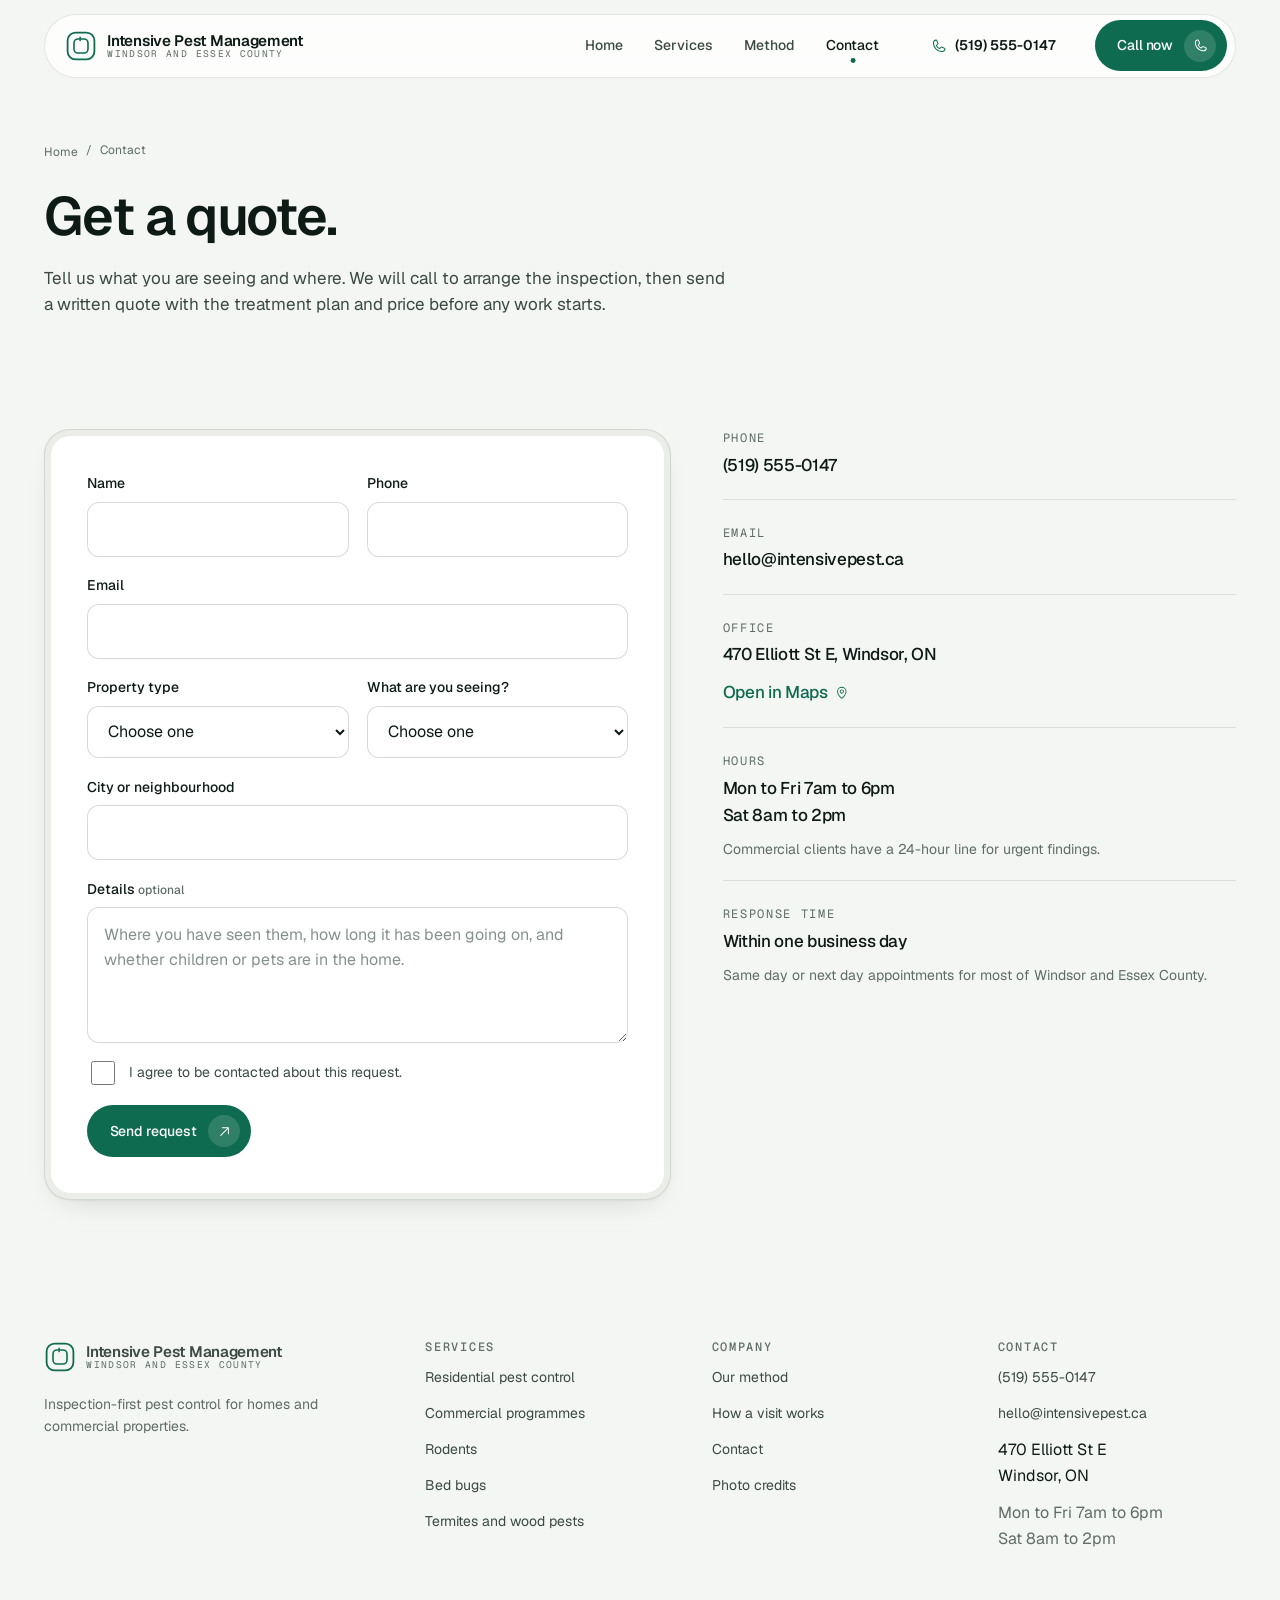
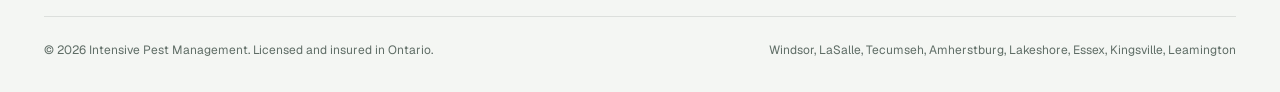
<file: contact.html>
<!DOCTYPE html>
<html lang="en-CA">
<head>
<meta charset="utf-8">
<meta name="viewport" content="width=device-width, initial-scale=1">
<title>Get a quote | Intensive Pest Management</title>
<meta name="description" content="Get a pest control quote in Windsor and Essex County. Call (519) 555-0147 or send the form and we will respond within one business day.">
<link rel="canonical" href="https://intensivepest.ca/contact.html">
<meta name="theme-color" content="#0e6b4f">
<meta property="og:type" content="website">
<meta property="og:site_name" content="Intensive Pest Management">
<meta property="og:title" content="Get a pest control quote">
<meta property="og:description" content="Tell us what you are seeing. We inspect, then send a written quote before any work starts.">
<meta property="og:url" content="https://intensivepest.ca/contact.html">
<meta property="og:image" content="https://intensivepest.ca/assets/img/og-cover.webp">
<meta property="og:locale" content="en_CA">
<meta name="twitter:card" content="summary_large_image">
<link rel="icon" href="assets/img/favicon.svg" type="image/svg+xml">
<link rel="stylesheet" href="assets/css/styles.css">
<script type="application/ld+json">
{
  "@context": "https://schema.org",
  "@type": "BreadcrumbList",
  "itemListElement": [
    { "@type": "ListItem", "position": 1, "name": "Home", "item": "https://intensivepest.ca/" },
    { "@type": "ListItem", "position": 2, "name": "Contact", "item": "https://intensivepest.ca/contact.html" }
  ]
}
</script>
</head>
<body>
<svg xmlns="http://www.w3.org/2000/svg" style="display:none" fill="currentColor" aria-hidden="true" focusable="false"><symbol id="i-arrow-up-right" viewBox="0 0 256 256"><path d="M200,64V168a8,8,0,0,1-16,0V83.31L69.66,197.66a8,8,0,0,1-11.32-11.32L172.69,72H88a8,8,0,0,1,0-16H192A8,8,0,0,1,200,64Z"/></symbol><symbol id="i-phone" viewBox="0 0 256 256"><path d="M222.37,158.46l-47.11-21.11-.13-.06a16,16,0,0,0-15.17,1.4,8.12,8.12,0,0,0-.75.56L134.87,160c-15.42-7.49-31.34-23.29-38.83-38.51l20.78-24.71c.2-.25.39-.5.57-.77a16,16,0,0,0,1.32-15.06l0-.12L97.54,33.64a16,16,0,0,0-16.62-9.52A56.26,56.26,0,0,0,32,80c0,79.4,64.6,144,144,144a56.26,56.26,0,0,0,55.88-48.92A16,16,0,0,0,222.37,158.46ZM176,208A128.14,128.14,0,0,1,48,80,40.2,40.2,0,0,1,82.87,40a.61.61,0,0,0,0,.12l21,47L83.2,111.86a6.13,6.13,0,0,0-.57.77,16,16,0,0,0-1,15.7c9.06,18.53,27.73,37.06,46.46,46.11a16,16,0,0,0,15.75-1.14,8.44,8.44,0,0,0,.74-.56L168.89,152l47,21.05h0s.08,0,.11,0A40.21,40.21,0,0,1,176,208Z"/></symbol><symbol id="i-check" viewBox="0 0 256 256"><path d="M229.66,77.66l-128,128a8,8,0,0,1-11.32,0l-56-56a8,8,0,0,1,11.32-11.32L96,188.69,218.34,66.34a8,8,0,0,1,11.32,11.32Z"/></symbol><symbol id="i-x" viewBox="0 0 256 256"><path d="M205.66,194.34a8,8,0,0,1-11.32,11.32L128,139.31,61.66,205.66a8,8,0,0,1-11.32-11.32L116.69,128,50.34,61.66A8,8,0,0,1,61.66,50.34L128,116.69l66.34-66.35a8,8,0,0,1,11.32,11.32L139.31,128Z"/></symbol><symbol id="i-shield-check" viewBox="0 0 256 256"><path d="M208,40H48A16,16,0,0,0,32,56v56c0,52.72,25.52,84.67,46.93,102.19,23.06,18.86,46,25.26,47,25.53a8,8,0,0,0,4.2,0c1-.27,23.91-6.67,47-25.53C198.48,196.67,224,164.72,224,112V56A16,16,0,0,0,208,40Zm0,72c0,37.07-13.66,67.16-40.6,89.42A129.3,129.3,0,0,1,128,223.62a128.25,128.25,0,0,1-38.92-21.81C61.82,179.51,48,149.3,48,112l0-56,160,0ZM82.34,141.66a8,8,0,0,1,11.32-11.32L112,148.69l50.34-50.35a8,8,0,0,1,11.32,11.32l-56,56a8,8,0,0,1-11.32,0Z"/></symbol><symbol id="i-clipboard-text" viewBox="0 0 256 256"><path d="M168,152a8,8,0,0,1-8,8H96a8,8,0,0,1,0-16h64A8,8,0,0,1,168,152Zm-8-40H96a8,8,0,0,0,0,16h64a8,8,0,0,0,0-16Zm56-64V216a16,16,0,0,1-16,16H56a16,16,0,0,1-16-16V48A16,16,0,0,1,56,32H92.26a47.92,47.92,0,0,1,71.48,0H200A16,16,0,0,1,216,48ZM96,64h64a32,32,0,0,0-64,0ZM200,48H173.25A47.93,47.93,0,0,1,176,64v8a8,8,0,0,1-8,8H88a8,8,0,0,1-8-8V64a47.93,47.93,0,0,1,2.75-16H56V216H200Z"/></symbol><symbol id="i-calendar-check" viewBox="0 0 256 256"><path d="M208,32H184V24a8,8,0,0,0-16,0v8H88V24a8,8,0,0,0-16,0v8H48A16,16,0,0,0,32,48V208a16,16,0,0,0,16,16H208a16,16,0,0,0,16-16V48A16,16,0,0,0,208,32ZM72,48v8a8,8,0,0,0,16,0V48h80v8a8,8,0,0,0,16,0V48h24V80H48V48ZM208,208H48V96H208V208Zm-38.34-85.66a8,8,0,0,1,0,11.32l-48,48a8,8,0,0,1-11.32,0l-24-24a8,8,0,0,1,11.32-11.32L116,164.69l42.34-42.35A8,8,0,0,1,169.66,122.34Z"/></symbol><symbol id="i-magnifying-glass" viewBox="0 0 256 256"><path d="M229.66,218.34l-50.07-50.06a88.11,88.11,0,1,0-11.31,11.31l50.06,50.07a8,8,0,0,0,11.32-11.32ZM40,112a72,72,0,1,1,72,72A72.08,72.08,0,0,1,40,112Z"/></symbol><symbol id="i-house" viewBox="0 0 256 256"><path d="M219.31,108.68l-80-80a16,16,0,0,0-22.62,0l-80,80A15.87,15.87,0,0,0,32,120v96a8,8,0,0,0,8,8h64a8,8,0,0,0,8-8V160h32v56a8,8,0,0,0,8,8h64a8,8,0,0,0,8-8V120A15.87,15.87,0,0,0,219.31,108.68ZM208,208H160V152a8,8,0,0,0-8-8H104a8,8,0,0,0-8,8v56H48V120l80-80,80,80Z"/></symbol><symbol id="i-fork-knife" viewBox="0 0 256 256"><path d="M72,88V40a8,8,0,0,1,16,0V88a8,8,0,0,1-16,0ZM216,40V224a8,8,0,0,1-16,0V176H152a8,8,0,0,1-8-8,268.75,268.75,0,0,1,7.22-56.88c9.78-40.49,28.32-67.63,53.63-78.47A8,8,0,0,1,216,40ZM200,53.9c-32.17,24.57-38.47,84.42-39.7,106.1H200ZM119.89,38.69a8,8,0,1,0-15.78,2.63L112,88.63a32,32,0,0,1-64,0l7.88-47.31a8,8,0,1,0-15.78-2.63l-8,48A8.17,8.17,0,0,0,32,88a48.07,48.07,0,0,0,40,47.32V224a8,8,0,0,0,16,0V135.32A48.07,48.07,0,0,0,128,88a8.17,8.17,0,0,0-.11-1.31Z"/></symbol><symbol id="i-storefront" viewBox="0 0 256 256"><path d="M232,96a7.89,7.89,0,0,0-.3-2.2L217.35,43.6A16.07,16.07,0,0,0,202,32H54A16.07,16.07,0,0,0,38.65,43.6L24.31,93.8A7.89,7.89,0,0,0,24,96h0v16a40,40,0,0,0,16,32v72a8,8,0,0,0,8,8H208a8,8,0,0,0,8-8V144a40,40,0,0,0,16-32V96ZM54,48H202l11.42,40H42.61Zm50,56h48v8a24,24,0,0,1-48,0Zm-16,0v8a24,24,0,0,1-35.12,21.26,7.88,7.88,0,0,0-1.82-1.06A24,24,0,0,1,40,112v-8ZM200,208H56V151.2a40.57,40.57,0,0,0,8,.8,40,40,0,0,0,32-16,40,40,0,0,0,64,0,40,40,0,0,0,32,16,40.57,40.57,0,0,0,8-.8Zm4.93-75.8a8.08,8.08,0,0,0-1.8,1.05A24,24,0,0,1,168,112v-8h48v8A24,24,0,0,1,204.93,132.2Z"/></symbol><symbol id="i-truck" viewBox="0 0 256 256"><path d="M255.42,117l-14-35A15.93,15.93,0,0,0,226.58,72H192V64a8,8,0,0,0-8-8H32A16,16,0,0,0,16,72V184a16,16,0,0,0,16,16H49a32,32,0,0,0,62,0h50a32,32,0,0,0,62,0h17a16,16,0,0,0,16-16V120A7.94,7.94,0,0,0,255.42,117ZM192,88h34.58l9.6,24H192ZM32,72H176v64H32ZM80,208a16,16,0,1,1,16-16A16,16,0,0,1,80,208Zm81-24H111a32,32,0,0,0-62,0H32V152H176v12.31A32.11,32.11,0,0,0,161,184Zm31,24a16,16,0,1,1,16-16A16,16,0,0,1,192,208Zm48-24H223a32.06,32.06,0,0,0-31-24V128h48Z"/></symbol><symbol id="i-clock" viewBox="0 0 256 256"><path d="M128,24A104,104,0,1,0,232,128,104.11,104.11,0,0,0,128,24Zm0,192a88,88,0,1,1,88-88A88.1,88.1,0,0,1,128,216Zm64-88a8,8,0,0,1-8,8H128a8,8,0,0,1-8-8V72a8,8,0,0,1,16,0v48h48A8,8,0,0,1,192,128Z"/></symbol><symbol id="i-map-pin" viewBox="0 0 256 256"><path d="M128,64a40,40,0,1,0,40,40A40,40,0,0,0,128,64Zm0,64a24,24,0,1,1,24-24A24,24,0,0,1,128,128Zm0-112a88.1,88.1,0,0,0-88,88c0,31.4,14.51,64.68,42,96.25a254.19,254.19,0,0,0,41.45,38.3,8,8,0,0,0,9.18,0A254.19,254.19,0,0,0,174,200.25c27.45-31.57,42-64.85,42-96.25A88.1,88.1,0,0,0,128,16Zm0,206c-16.53-13-72-60.75-72-118a72,72,0,0,1,144,0C200,161.23,144.53,209,128,222Z"/></symbol><symbol id="i-leaf" viewBox="0 0 256 256"><path d="M223.45,40.07a8,8,0,0,0-7.52-7.52C139.8,28.08,78.82,51,52.82,94a87.09,87.09,0,0,0-12.76,49c.57,15.92,5.21,32,13.79,47.85l-19.51,19.5a8,8,0,0,0,11.32,11.32l19.5-19.51C81,210.73,97.09,215.37,113,215.94q1.67.06,3.33.06A86.93,86.93,0,0,0,162,203.18C205,177.18,227.93,116.21,223.45,40.07ZM153.75,189.5c-22.75,13.78-49.68,14-76.71.77l88.63-88.62a8,8,0,0,0-11.32-11.32L65.73,179c-13.19-27-13-54,.77-76.71,22.09-36.47,74.6-56.44,141.31-54.06C210.2,114.89,190.22,167.41,153.75,189.5Z"/></symbol><symbol id="i-bug" viewBox="0 0 256 256"><path d="M144,92a12,12,0,1,1,12,12A12,12,0,0,1,144,92ZM100,80a12,12,0,1,0,12,12A12,12,0,0,0,100,80Zm116,64A87.76,87.76,0,0,1,213,167l22.24,9.72A8,8,0,0,1,232,192a7.89,7.89,0,0,1-3.2-.67L207.38,182a88,88,0,0,1-158.76,0L27.2,191.33A7.89,7.89,0,0,1,24,192a8,8,0,0,1-3.2-15.33L43,167A87.76,87.76,0,0,1,40,144v-8H16a8,8,0,0,1,0-16H40v-8a87.76,87.76,0,0,1,3-23L20.8,79.33a8,8,0,1,1,6.4-14.66L48.62,74a88,88,0,0,1,158.76,0l21.42-9.36a8,8,0,0,1,6.4,14.66L213,89.05a87.76,87.76,0,0,1,3,23v8h24a8,8,0,0,1,0,16H216ZM56,120H200v-8a72,72,0,0,0-144,0Zm64,95.54V136H56v8A72.08,72.08,0,0,0,120,215.54ZM200,144v-8H136v79.54A72.08,72.08,0,0,0,200,144Z"/></symbol><symbol id="i-seal-check" viewBox="0 0 256 256"><path d="M225.86,102.82c-3.77-3.94-7.67-8-9.14-11.57-1.36-3.27-1.44-8.69-1.52-13.94-.15-9.76-.31-20.82-8-28.51s-18.75-7.85-28.51-8c-5.25-.08-10.67-.16-13.94-1.52-3.56-1.47-7.63-5.37-11.57-9.14C146.28,23.51,138.44,16,128,16s-18.27,7.51-25.18,14.14c-3.94,3.77-8,7.67-11.57,9.14C88,40.64,82.56,40.72,77.31,40.8c-9.76.15-20.82.31-28.51,8S41,67.55,40.8,77.31c-.08,5.25-.16,10.67-1.52,13.94-1.47,3.56-5.37,7.63-9.14,11.57C23.51,109.72,16,117.56,16,128s7.51,18.27,14.14,25.18c3.77,3.94,7.67,8,9.14,11.57,1.36,3.27,1.44,8.69,1.52,13.94.15,9.76.31,20.82,8,28.51s18.75,7.85,28.51,8c5.25.08,10.67.16,13.94,1.52,3.56,1.47,7.63,5.37,11.57,9.14C109.72,232.49,117.56,240,128,240s18.27-7.51,25.18-14.14c3.94-3.77,8-7.67,11.57-9.14,3.27-1.36,8.69-1.44,13.94-1.52,9.76-.15,20.82-.31,28.51-8s7.85-18.75,8-28.51c.08-5.25.16-10.67,1.52-13.94,1.47-3.56,5.37-7.63,9.14-11.57C232.49,146.28,240,138.44,240,128S232.49,109.73,225.86,102.82Zm-11.55,39.29c-4.79,5-9.75,10.17-12.38,16.52-2.52,6.1-2.63,13.07-2.73,19.82-.1,7-.21,14.33-3.32,17.43s-10.39,3.22-17.43,3.32c-6.75.1-13.72.21-19.82,2.73-6.35,2.63-11.52,7.59-16.52,12.38S132,224,128,224s-9.15-4.92-14.11-9.69-10.17-9.75-16.52-12.38c-6.1-2.52-13.07-2.63-19.82-2.73-7-.1-14.33-.21-17.43-3.32s-3.22-10.39-3.32-17.43c-.1-6.75-.21-13.72-2.73-19.82-2.63-6.35-7.59-11.52-12.38-16.52S32,132,32,128s4.92-9.15,9.69-14.11,9.75-10.17,12.38-16.52c2.52-6.1,2.63-13.07,2.73-19.82.1-7,.21-14.33,3.32-17.43S70.51,56.9,77.55,56.8c6.75-.1,13.72-.21,19.82-2.73,6.35-2.63,11.52-7.59,16.52-12.38S124,32,128,32s9.15,4.92,14.11,9.69,10.17,9.75,16.52,12.38c6.1,2.52,13.07,2.63,19.82,2.73,7,.1,14.33.21,17.43,3.32s3.22,10.39,3.32,17.43c.1,6.75.21,13.72,2.73,19.82,2.63,6.35,7.59,11.52,12.38,16.52S224,124,224,128,219.08,137.15,214.31,142.11ZM173.66,98.34a8,8,0,0,1,0,11.32l-56,56a8,8,0,0,1-11.32,0l-24-24a8,8,0,0,1,11.32-11.32L112,148.69l50.34-50.35A8,8,0,0,1,173.66,98.34Z"/></symbol><symbol id="i-warning-circle" viewBox="0 0 256 256"><path d="M128,24A104,104,0,1,0,232,128,104.11,104.11,0,0,0,128,24Zm0,192a88,88,0,1,1,88-88A88.1,88.1,0,0,1,128,216Zm-8-80V80a8,8,0,0,1,16,0v56a8,8,0,0,1-16,0Zm20,36a12,12,0,1,1-12-12A12,12,0,0,1,140,172Z"/></symbol><symbol id="i-list-checks" viewBox="0 0 256 256"><path d="M224,128a8,8,0,0,1-8,8H128a8,8,0,0,1,0-16h88A8,8,0,0,1,224,128ZM128,72h88a8,8,0,0,0,0-16H128a8,8,0,0,0,0,16Zm88,112H128a8,8,0,0,0,0,16h88a8,8,0,0,0,0-16ZM82.34,42.34,56,68.69,45.66,58.34A8,8,0,0,0,34.34,69.66l16,16a8,8,0,0,0,11.32,0l32-32A8,8,0,0,0,82.34,42.34Zm0,64L56,132.69,45.66,122.34a8,8,0,0,0-11.32,11.32l16,16a8,8,0,0,0,11.32,0l32-32a8,8,0,0,0-11.32-11.32Zm0,64L56,196.69,45.66,186.34a8,8,0,0,0-11.32,11.32l16,16a8,8,0,0,0,11.32,0l32-32a8,8,0,0,0-11.32-11.32Z"/></symbol><symbol id="i-file-text" viewBox="0 0 256 256"><path d="M213.66,82.34l-56-56A8,8,0,0,0,152,24H56A16,16,0,0,0,40,40V216a16,16,0,0,0,16,16H200a16,16,0,0,0,16-16V88A8,8,0,0,0,213.66,82.34ZM160,51.31,188.69,80H160ZM200,216H56V40h88V88a8,8,0,0,0,8,8h48V216Zm-32-80a8,8,0,0,1-8,8H96a8,8,0,0,1,0-16h64A8,8,0,0,1,168,136Zm0,32a8,8,0,0,1-8,8H96a8,8,0,0,1,0-16h64A8,8,0,0,1,168,168Z"/></symbol></svg>

<a class="skip-link" href="#main">Skip to content</a>

<header class="nav" id="nav">
  <div class="nav__inner">
    <a class="brand" href="index.html" aria-label="Intensive Pest Management, home">
      <svg class="brand__mark" viewBox="0 0 32 32" aria-hidden="true" focusable="false" style="color:var(--accent)">
        <rect x="2.6" y="2.6" width="26.8" height="26.8" rx="8" fill="none" stroke="currentColor" stroke-width="1.8"/>
        <path d="M16 9h3a4 4 0 0 1 4 4v6a4 4 0 0 1-4 4h-6a4 4 0 0 1-4-4v-6a4 4 0 0 1 4-4h1.2" fill="none" stroke="currentColor" stroke-width="1.6" stroke-linecap="round"/>
        <path d="M15.1 7.4v3.2" fill="none" stroke="currentColor" stroke-width="1.6" stroke-linecap="round"/>
      </svg>
      <span class="brand__text">
        <span class="brand__name">Intensive Pest Management</span>
        <span class="brand__sub">Windsor and Essex County</span>
      </span>
    </a>
    <nav class="nav__links" aria-label="Primary">
      <a class="nav__link" href="index.html">Home</a>
      <a class="nav__link" href="services.html">Services</a>
      <a class="nav__link" href="method.html">Method</a>
      <a class="nav__link" href="contact.html" aria-current="page">Contact</a>
    </nav>
    <a class="nav__phone" href="tel:+15195550147"><svg class="icon icon--sm" aria-hidden="true"><use href="#i-phone"/></svg>(519) 555-0147</a>
    <a class="btn btn--primary" href="tel:+15195550147">Call now<span class="btn__island"><svg class="icon icon--sm" aria-hidden="true"><use href="#i-phone"/></svg></span></a>
    <button class="nav__burger" type="button" aria-expanded="false" aria-controls="site-menu" aria-label="Open menu"><span></span><span></span></button>
  </div>
</header>

<div class="menu" id="site-menu">
  <a class="menu__link" href="index.html" style="--d:40ms"><span class="menu__index">01</span>Home</a>
  <a class="menu__link" href="services.html" style="--d:100ms"><span class="menu__index">02</span>Services</a>
  <a class="menu__link" href="method.html" style="--d:160ms"><span class="menu__index">03</span>Method</a>
  <a class="menu__link" href="contact.html" style="--d:220ms"><span class="menu__index">04</span>Contact</a>
  <div class="menu__foot">
    <a href="tel:+15195550147">(519) 555-0147</a>
    <a href="mailto:hello@intensivepest.ca">hello@intensivepest.ca</a>
    <span class="muted">Mon to Fri 7am to 6pm, Sat 8am to 2pm</span>
  </div>
  <div class="menu__cta">
    <a class="btn btn--primary" href="tel:+15195550147">Call (519) 555-0147<span class="btn__island"><svg class="icon icon--sm" aria-hidden="true"><use href="#i-phone"/></svg></span></a>
  </div>
</div>

<main id="main">

  <section class="page-head">
    <div class="wrap">
      <nav class="breadcrumbs" aria-label="Breadcrumb">
        <a href="index.html">Home</a><span aria-hidden="true">/</span><span>Contact</span>
      </nav>
      <h1>Get a quote.</h1>
      <p class="lead">Tell us what you are seeing and where. We will call to arrange the inspection, then send a written quote with the treatment plan and price before any work starts.</p>
    </div>
  </section>

  <section class="section section--tight">
    <div class="wrap">
      <div class="contact-grid">

        <div class="reveal">
          <div class="bez bez--float">
            <div class="bez__core" style="padding:clamp(1.5rem,3vw,2.25rem)">
              <form class="form" data-quote-form action="mailto:hello@intensivepest.ca" method="post" enctype="text/plain">
                <div class="form__row">
                  <div class="field">
                    <label for="name">Name</label>
                    <input id="name" name="name" type="text" autocomplete="name" required>
                    <span class="field__error" aria-live="polite"></span>
                  </div>
                  <div class="field">
                    <label for="phone">Phone</label>
                    <input id="phone" name="phone" type="tel" autocomplete="tel" required>
                    <span class="field__error" aria-live="polite"></span>
                  </div>
                </div>

                <div class="field">
                  <label for="email">Email</label>
                  <input id="email" name="email" type="email" autocomplete="email" required>
                  <span class="field__error" aria-live="polite"></span>
                </div>

                <div class="form__row">
                  <div class="field">
                    <label for="property_type">Property type</label>
                    <select id="property_type" name="property_type" required>
                      <option value="">Choose one</option>
                      <option>House or townhouse</option>
                      <option>Apartment or condo</option>
                      <option>Rental property</option>
                      <option>Restaurant or food service</option>
                      <option>Warehouse or industrial</option>
                      <option>Office or retail</option>
                      <option>Other</option>
                    </select>
                    <span class="field__error" aria-live="polite"></span>
                  </div>
                  <div class="field">
                    <label for="pest">What are you seeing?</label>
                    <select id="pest" name="pest" required>
                      <option value="">Choose one</option>
                      <option>Ants</option>
                      <option>Cockroaches</option>
                      <option>Rodents</option>
                      <option>Bed bugs</option>
                      <option>Termites</option>
                      <option>Wasps or hornets</option>
                      <option>Spiders</option>
                      <option>Not sure</option>
                    </select>
                    <span class="field__error" aria-live="polite"></span>
                  </div>
                </div>

                <div class="field">
                  <label for="city">City or neighbourhood</label>
                  <input id="city" name="city" type="text" autocomplete="address-level2" required>
                  <span class="field__error" aria-live="polite"></span>
                </div>

                <div class="field">
                  <label for="message">Details <span class="hint">optional</span></label>
                  <textarea id="message" name="message" placeholder="Where you have seen them, how long it has been going on, and whether children or pets are in the home."></textarea>
                </div>

                <div class="hp" aria-hidden="true">
                  <label for="company">Company</label>
                  <input id="company" name="company" type="text" tabindex="-1" autocomplete="off">
                </div>

                <div class="check">
                  <input id="consent" name="consent" type="checkbox" required>
                  <div>
                    <label for="consent">I agree to be contacted about this request.</label>
                    <span class="field__error" aria-live="polite"></span>
                  </div>
                </div>

                <button class="btn btn--primary" type="submit">Send request<span class="btn__island"><svg class="icon icon--sm" aria-hidden="true"><use href="#i-arrow-up-right"/></svg></span></button>
                <p class="form__status" role="status" aria-live="polite"></p>
              </form>
            </div>
          </div>
        </div>

        <div class="reveal" style="--d:80ms">
          <div class="contact-card">
            <div class="contact-item">
              <span>Phone</span>
              <a href="tel:+15195550147">(519) 555-0147</a>
            </div>
            <div class="contact-item">
              <span>Email</span>
              <a href="mailto:hello@intensivepest.ca">hello@intensivepest.ca</a>
            </div>
            <div class="contact-item">
              <span>Office</span>
              <strong>470 Elliott St E, Windsor, ON</strong>
              <a class="text-link" style="margin-top:.5rem" href="https://www.google.com/maps/search/?api=1&amp;query=470+Elliott+St+E+Windsor+ON" target="_blank" rel="noopener">Open in Maps<svg class="icon icon--sm" aria-hidden="true"><use href="#i-map-pin"/></svg></a>
            </div>
            <div class="contact-item">
              <span>Hours</span>
              <strong>Mon to Fri 7am to 6pm<br>Sat 8am to 2pm</strong>
              <p class="muted" style="font-size:var(--t-small);margin-top:.35rem">Commercial clients have a 24-hour line for urgent findings.</p>
            </div>
            <div class="contact-item">
              <span>Response time</span>
              <strong>Within one business day</strong>
              <p class="muted" style="font-size:var(--t-small);margin-top:.35rem">Same day or next day appointments for most of Windsor and Essex County.</p>
            </div>
          </div>
        </div>

      </div>
    </div>
  </section>

</main>

<footer class="footer">
  <div class="wrap">
    <div class="footer__grid">
      <div class="footer__col">
        <a class="brand" href="index.html" aria-label="Intensive Pest Management, home">
          <svg class="brand__mark" viewBox="0 0 32 32" aria-hidden="true" focusable="false" style="color:var(--accent)">
            <rect x="2.6" y="2.6" width="26.8" height="26.8" rx="8" fill="none" stroke="currentColor" stroke-width="1.8"/>
            <path d="M16 9h3a4 4 0 0 1 4 4v6a4 4 0 0 1-4 4h-6a4 4 0 0 1-4-4v-6a4 4 0 0 1 4-4h1.2" fill="none" stroke="currentColor" stroke-width="1.6" stroke-linecap="round"/>
            <path d="M15.1 7.4v3.2" fill="none" stroke="currentColor" stroke-width="1.6" stroke-linecap="round"/>
          </svg>
          <span class="brand__text">
            <span class="brand__name">Intensive Pest Management</span>
            <span class="brand__sub">Windsor and Essex County</span>
          </span>
        </a>
        <p class="muted" style="font-size:var(--t-small);max-width:32ch;margin-top:.5rem">Inspection-first pest control for homes and commercial properties.</p>
      </div>
      <div class="footer__col">
        <h4>Services</h4>
        <a href="services.html#residential">Residential pest control</a>
        <a href="services.html#commercial">Commercial programmes</a>
        <a href="services.html#pests">Rodents</a>
        <a href="services.html#pests">Bed bugs</a>
        <a href="services.html#pests">Termites and wood pests</a>
      </div>
      <div class="footer__col">
        <h4>Company</h4>
        <a href="method.html">Our method</a>
        <a href="index.html#method">How a visit works</a>
        <a href="contact.html">Contact</a>
        <a href="credits.html">Photo credits</a>
      </div>
      <div class="footer__col">
        <h4>Contact</h4>
        <a href="tel:+15195550147">(519) 555-0147</a>
        <a href="mailto:hello@intensivepest.ca">hello@intensivepest.ca</a>
        <span>470 Elliott St E<br>Windsor, ON</span>
        <span class="muted">Mon to Fri 7am to 6pm<br>Sat 8am to 2pm</span>
      </div>
    </div>
    <div class="footer__bottom">
      <span>© 2026 Intensive Pest Management. Licensed and insured in Ontario.</span>
      <span>Windsor, LaSalle, Tecumseh, Amherstburg, Lakeshore, Essex, Kingsville, Leamington</span>
    </div>
  </div>
</footer>

<script src="assets/js/main.js" defer></script>
</body>
</html>
</file>
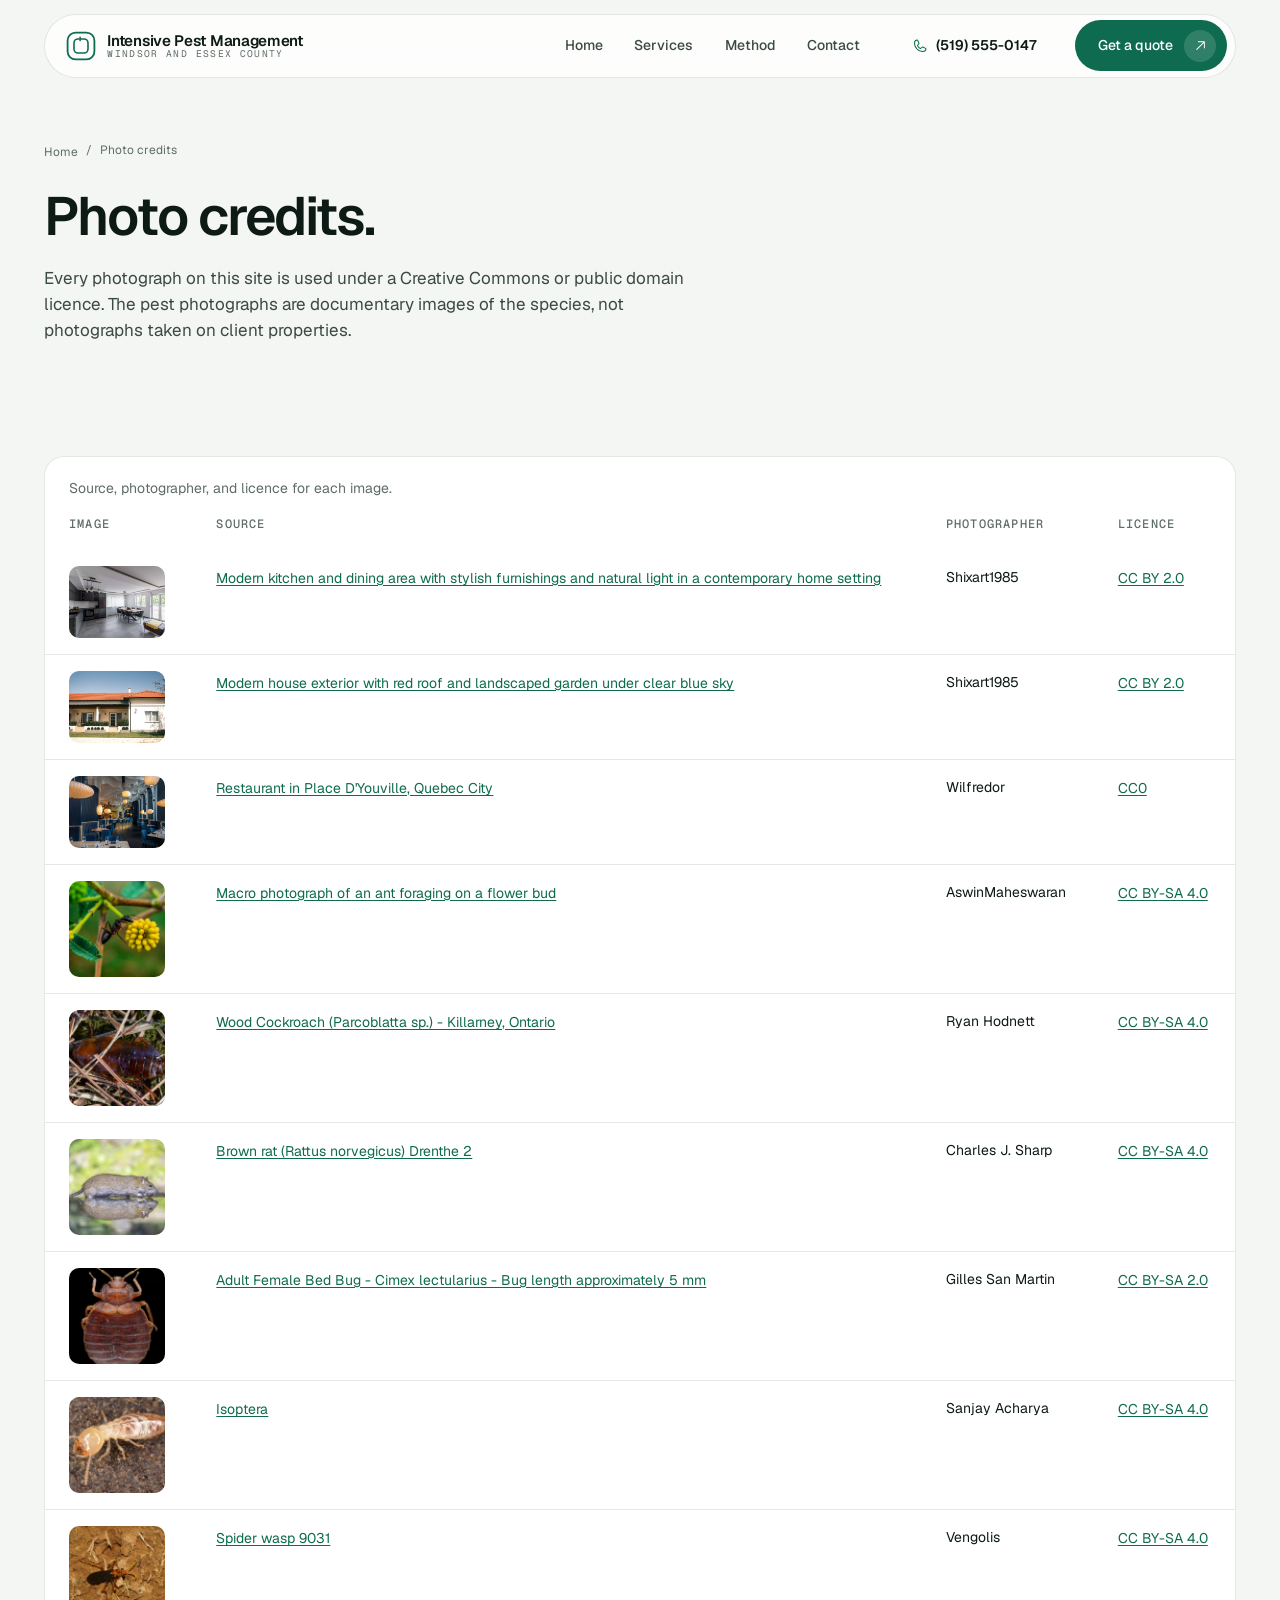
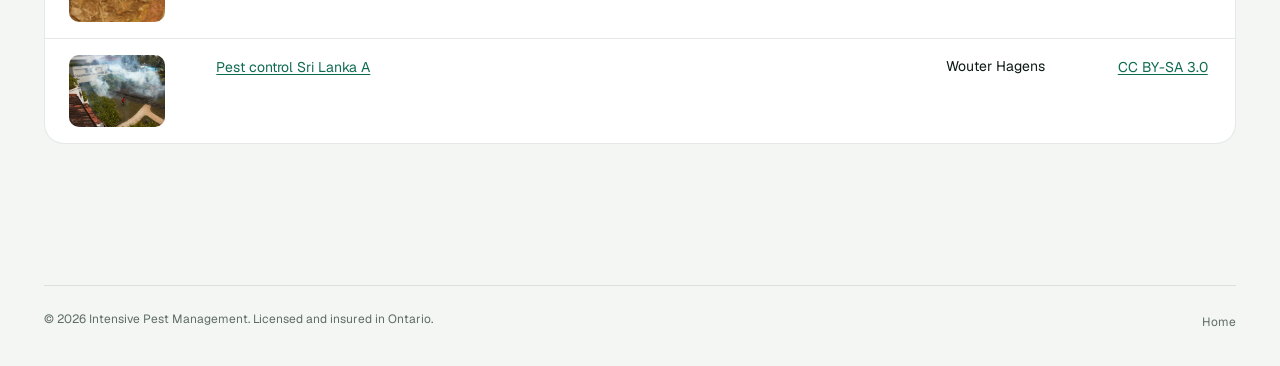
<file: credits.html>
<!DOCTYPE html>
<html lang="en-CA">
<head>
<meta charset="utf-8">
<meta name="viewport" content="width=device-width, initial-scale=1">
<title>Photo credits | Intensive Pest Management</title>
<meta name="description" content="Sources, photographers, and licences for the photographs used on the Intensive Pest Management website.">
<link rel="canonical" href="https://intensivepest.ca/credits.html">
<meta name="robots" content="noindex, follow">
<meta name="theme-color" content="#0e6b4f">
<link rel="icon" href="assets/img/favicon.svg" type="image/svg+xml">
<link rel="stylesheet" href="assets/css/styles.css">
</head>
<body>
<svg xmlns="http://www.w3.org/2000/svg" style="display:none" fill="currentColor" aria-hidden="true" focusable="false"><symbol id="i-arrow-up-right" viewBox="0 0 256 256"><path d="M200,64V168a8,8,0,0,1-16,0V83.31L69.66,197.66a8,8,0,0,1-11.32-11.32L172.69,72H88a8,8,0,0,1,0-16H192A8,8,0,0,1,200,64Z"/></symbol><symbol id="i-phone" viewBox="0 0 256 256"><path d="M222.37,158.46l-47.11-21.11-.13-.06a16,16,0,0,0-15.17,1.4,8.12,8.12,0,0,0-.75.56L134.87,160c-15.42-7.49-31.34-23.29-38.83-38.51l20.78-24.71c.2-.25.39-.5.57-.77a16,16,0,0,0,1.32-15.06l0-.12L97.54,33.64a16,16,0,0,0-16.62-9.52A56.26,56.26,0,0,0,32,80c0,79.4,64.6,144,144,144a56.26,56.26,0,0,0,55.88-48.92A16,16,0,0,0,222.37,158.46ZM176,208A128.14,128.14,0,0,1,48,80,40.2,40.2,0,0,1,82.87,40a.61.61,0,0,0,0,.12l21,47L83.2,111.86a6.13,6.13,0,0,0-.57.77,16,16,0,0,0-1,15.7c9.06,18.53,27.73,37.06,46.46,46.11a16,16,0,0,0,15.75-1.14,8.44,8.44,0,0,0,.74-.56L168.89,152l47,21.05h0s.08,0,.11,0A40.21,40.21,0,0,1,176,208Z"/></symbol><symbol id="i-check" viewBox="0 0 256 256"><path d="M229.66,77.66l-128,128a8,8,0,0,1-11.32,0l-56-56a8,8,0,0,1,11.32-11.32L96,188.69,218.34,66.34a8,8,0,0,1,11.32,11.32Z"/></symbol><symbol id="i-x" viewBox="0 0 256 256"><path d="M205.66,194.34a8,8,0,0,1-11.32,11.32L128,139.31,61.66,205.66a8,8,0,0,1-11.32-11.32L116.69,128,50.34,61.66A8,8,0,0,1,61.66,50.34L128,116.69l66.34-66.35a8,8,0,0,1,11.32,11.32L139.31,128Z"/></symbol><symbol id="i-shield-check" viewBox="0 0 256 256"><path d="M208,40H48A16,16,0,0,0,32,56v56c0,52.72,25.52,84.67,46.93,102.19,23.06,18.86,46,25.26,47,25.53a8,8,0,0,0,4.2,0c1-.27,23.91-6.67,47-25.53C198.48,196.67,224,164.72,224,112V56A16,16,0,0,0,208,40Zm0,72c0,37.07-13.66,67.16-40.6,89.42A129.3,129.3,0,0,1,128,223.62a128.25,128.25,0,0,1-38.92-21.81C61.82,179.51,48,149.3,48,112l0-56,160,0ZM82.34,141.66a8,8,0,0,1,11.32-11.32L112,148.69l50.34-50.35a8,8,0,0,1,11.32,11.32l-56,56a8,8,0,0,1-11.32,0Z"/></symbol><symbol id="i-clipboard-text" viewBox="0 0 256 256"><path d="M168,152a8,8,0,0,1-8,8H96a8,8,0,0,1,0-16h64A8,8,0,0,1,168,152Zm-8-40H96a8,8,0,0,0,0,16h64a8,8,0,0,0,0-16Zm56-64V216a16,16,0,0,1-16,16H56a16,16,0,0,1-16-16V48A16,16,0,0,1,56,32H92.26a47.92,47.92,0,0,1,71.48,0H200A16,16,0,0,1,216,48ZM96,64h64a32,32,0,0,0-64,0ZM200,48H173.25A47.93,47.93,0,0,1,176,64v8a8,8,0,0,1-8,8H88a8,8,0,0,1-8-8V64a47.93,47.93,0,0,1,2.75-16H56V216H200Z"/></symbol><symbol id="i-calendar-check" viewBox="0 0 256 256"><path d="M208,32H184V24a8,8,0,0,0-16,0v8H88V24a8,8,0,0,0-16,0v8H48A16,16,0,0,0,32,48V208a16,16,0,0,0,16,16H208a16,16,0,0,0,16-16V48A16,16,0,0,0,208,32ZM72,48v8a8,8,0,0,0,16,0V48h80v8a8,8,0,0,0,16,0V48h24V80H48V48ZM208,208H48V96H208V208Zm-38.34-85.66a8,8,0,0,1,0,11.32l-48,48a8,8,0,0,1-11.32,0l-24-24a8,8,0,0,1,11.32-11.32L116,164.69l42.34-42.35A8,8,0,0,1,169.66,122.34Z"/></symbol><symbol id="i-magnifying-glass" viewBox="0 0 256 256"><path d="M229.66,218.34l-50.07-50.06a88.11,88.11,0,1,0-11.31,11.31l50.06,50.07a8,8,0,0,0,11.32-11.32ZM40,112a72,72,0,1,1,72,72A72.08,72.08,0,0,1,40,112Z"/></symbol><symbol id="i-house" viewBox="0 0 256 256"><path d="M219.31,108.68l-80-80a16,16,0,0,0-22.62,0l-80,80A15.87,15.87,0,0,0,32,120v96a8,8,0,0,0,8,8h64a8,8,0,0,0,8-8V160h32v56a8,8,0,0,0,8,8h64a8,8,0,0,0,8-8V120A15.87,15.87,0,0,0,219.31,108.68ZM208,208H160V152a8,8,0,0,0-8-8H104a8,8,0,0,0-8,8v56H48V120l80-80,80,80Z"/></symbol><symbol id="i-fork-knife" viewBox="0 0 256 256"><path d="M72,88V40a8,8,0,0,1,16,0V88a8,8,0,0,1-16,0ZM216,40V224a8,8,0,0,1-16,0V176H152a8,8,0,0,1-8-8,268.75,268.75,0,0,1,7.22-56.88c9.78-40.49,28.32-67.63,53.63-78.47A8,8,0,0,1,216,40ZM200,53.9c-32.17,24.57-38.47,84.42-39.7,106.1H200ZM119.89,38.69a8,8,0,1,0-15.78,2.63L112,88.63a32,32,0,0,1-64,0l7.88-47.31a8,8,0,1,0-15.78-2.63l-8,48A8.17,8.17,0,0,0,32,88a48.07,48.07,0,0,0,40,47.32V224a8,8,0,0,0,16,0V135.32A48.07,48.07,0,0,0,128,88a8.17,8.17,0,0,0-.11-1.31Z"/></symbol><symbol id="i-storefront" viewBox="0 0 256 256"><path d="M232,96a7.89,7.89,0,0,0-.3-2.2L217.35,43.6A16.07,16.07,0,0,0,202,32H54A16.07,16.07,0,0,0,38.65,43.6L24.31,93.8A7.89,7.89,0,0,0,24,96h0v16a40,40,0,0,0,16,32v72a8,8,0,0,0,8,8H208a8,8,0,0,0,8-8V144a40,40,0,0,0,16-32V96ZM54,48H202l11.42,40H42.61Zm50,56h48v8a24,24,0,0,1-48,0Zm-16,0v8a24,24,0,0,1-35.12,21.26,7.88,7.88,0,0,0-1.82-1.06A24,24,0,0,1,40,112v-8ZM200,208H56V151.2a40.57,40.57,0,0,0,8,.8,40,40,0,0,0,32-16,40,40,0,0,0,64,0,40,40,0,0,0,32,16,40.57,40.57,0,0,0,8-.8Zm4.93-75.8a8.08,8.08,0,0,0-1.8,1.05A24,24,0,0,1,168,112v-8h48v8A24,24,0,0,1,204.93,132.2Z"/></symbol><symbol id="i-truck" viewBox="0 0 256 256"><path d="M255.42,117l-14-35A15.93,15.93,0,0,0,226.58,72H192V64a8,8,0,0,0-8-8H32A16,16,0,0,0,16,72V184a16,16,0,0,0,16,16H49a32,32,0,0,0,62,0h50a32,32,0,0,0,62,0h17a16,16,0,0,0,16-16V120A7.94,7.94,0,0,0,255.42,117ZM192,88h34.58l9.6,24H192ZM32,72H176v64H32ZM80,208a16,16,0,1,1,16-16A16,16,0,0,1,80,208Zm81-24H111a32,32,0,0,0-62,0H32V152H176v12.31A32.11,32.11,0,0,0,161,184Zm31,24a16,16,0,1,1,16-16A16,16,0,0,1,192,208Zm48-24H223a32.06,32.06,0,0,0-31-24V128h48Z"/></symbol><symbol id="i-clock" viewBox="0 0 256 256"><path d="M128,24A104,104,0,1,0,232,128,104.11,104.11,0,0,0,128,24Zm0,192a88,88,0,1,1,88-88A88.1,88.1,0,0,1,128,216Zm64-88a8,8,0,0,1-8,8H128a8,8,0,0,1-8-8V72a8,8,0,0,1,16,0v48h48A8,8,0,0,1,192,128Z"/></symbol><symbol id="i-map-pin" viewBox="0 0 256 256"><path d="M128,64a40,40,0,1,0,40,40A40,40,0,0,0,128,64Zm0,64a24,24,0,1,1,24-24A24,24,0,0,1,128,128Zm0-112a88.1,88.1,0,0,0-88,88c0,31.4,14.51,64.68,42,96.25a254.19,254.19,0,0,0,41.45,38.3,8,8,0,0,0,9.18,0A254.19,254.19,0,0,0,174,200.25c27.45-31.57,42-64.85,42-96.25A88.1,88.1,0,0,0,128,16Zm0,206c-16.53-13-72-60.75-72-118a72,72,0,0,1,144,0C200,161.23,144.53,209,128,222Z"/></symbol><symbol id="i-leaf" viewBox="0 0 256 256"><path d="M223.45,40.07a8,8,0,0,0-7.52-7.52C139.8,28.08,78.82,51,52.82,94a87.09,87.09,0,0,0-12.76,49c.57,15.92,5.21,32,13.79,47.85l-19.51,19.5a8,8,0,0,0,11.32,11.32l19.5-19.51C81,210.73,97.09,215.37,113,215.94q1.67.06,3.33.06A86.93,86.93,0,0,0,162,203.18C205,177.18,227.93,116.21,223.45,40.07ZM153.75,189.5c-22.75,13.78-49.68,14-76.71.77l88.63-88.62a8,8,0,0,0-11.32-11.32L65.73,179c-13.19-27-13-54,.77-76.71,22.09-36.47,74.6-56.44,141.31-54.06C210.2,114.89,190.22,167.41,153.75,189.5Z"/></symbol><symbol id="i-bug" viewBox="0 0 256 256"><path d="M144,92a12,12,0,1,1,12,12A12,12,0,0,1,144,92ZM100,80a12,12,0,1,0,12,12A12,12,0,0,0,100,80Zm116,64A87.76,87.76,0,0,1,213,167l22.24,9.72A8,8,0,0,1,232,192a7.89,7.89,0,0,1-3.2-.67L207.38,182a88,88,0,0,1-158.76,0L27.2,191.33A7.89,7.89,0,0,1,24,192a8,8,0,0,1-3.2-15.33L43,167A87.76,87.76,0,0,1,40,144v-8H16a8,8,0,0,1,0-16H40v-8a87.76,87.76,0,0,1,3-23L20.8,79.33a8,8,0,1,1,6.4-14.66L48.62,74a88,88,0,0,1,158.76,0l21.42-9.36a8,8,0,0,1,6.4,14.66L213,89.05a87.76,87.76,0,0,1,3,23v8h24a8,8,0,0,1,0,16H216ZM56,120H200v-8a72,72,0,0,0-144,0Zm64,95.54V136H56v8A72.08,72.08,0,0,0,120,215.54ZM200,144v-8H136v79.54A72.08,72.08,0,0,0,200,144Z"/></symbol><symbol id="i-seal-check" viewBox="0 0 256 256"><path d="M225.86,102.82c-3.77-3.94-7.67-8-9.14-11.57-1.36-3.27-1.44-8.69-1.52-13.94-.15-9.76-.31-20.82-8-28.51s-18.75-7.85-28.51-8c-5.25-.08-10.67-.16-13.94-1.52-3.56-1.47-7.63-5.37-11.57-9.14C146.28,23.51,138.44,16,128,16s-18.27,7.51-25.18,14.14c-3.94,3.77-8,7.67-11.57,9.14C88,40.64,82.56,40.72,77.31,40.8c-9.76.15-20.82.31-28.51,8S41,67.55,40.8,77.31c-.08,5.25-.16,10.67-1.52,13.94-1.47,3.56-5.37,7.63-9.14,11.57C23.51,109.72,16,117.56,16,128s7.51,18.27,14.14,25.18c3.77,3.94,7.67,8,9.14,11.57,1.36,3.27,1.44,8.69,1.52,13.94.15,9.76.31,20.82,8,28.51s18.75,7.85,28.51,8c5.25.08,10.67.16,13.94,1.52,3.56,1.47,7.63,5.37,11.57,9.14C109.72,232.49,117.56,240,128,240s18.27-7.51,25.18-14.14c3.94-3.77,8-7.67,11.57-9.14,3.27-1.36,8.69-1.44,13.94-1.52,9.76-.15,20.82-.31,28.51-8s7.85-18.75,8-28.51c.08-5.25.16-10.67,1.52-13.94,1.47-3.56,5.37-7.63,9.14-11.57C232.49,146.28,240,138.44,240,128S232.49,109.73,225.86,102.82Zm-11.55,39.29c-4.79,5-9.75,10.17-12.38,16.52-2.52,6.1-2.63,13.07-2.73,19.82-.1,7-.21,14.33-3.32,17.43s-10.39,3.22-17.43,3.32c-6.75.1-13.72.21-19.82,2.73-6.35,2.63-11.52,7.59-16.52,12.38S132,224,128,224s-9.15-4.92-14.11-9.69-10.17-9.75-16.52-12.38c-6.1-2.52-13.07-2.63-19.82-2.73-7-.1-14.33-.21-17.43-3.32s-3.22-10.39-3.32-17.43c-.1-6.75-.21-13.72-2.73-19.82-2.63-6.35-7.59-11.52-12.38-16.52S32,132,32,128s4.92-9.15,9.69-14.11,9.75-10.17,12.38-16.52c2.52-6.1,2.63-13.07,2.73-19.82.1-7,.21-14.33,3.32-17.43S70.51,56.9,77.55,56.8c6.75-.1,13.72-.21,19.82-2.73,6.35-2.63,11.52-7.59,16.52-12.38S124,32,128,32s9.15,4.92,14.11,9.69,10.17,9.75,16.52,12.38c6.1,2.52,13.07,2.63,19.82,2.73,7,.1,14.33.21,17.43,3.32s3.22,10.39,3.32,17.43c.1,6.75.21,13.72,2.73,19.82,2.63,6.35,7.59,11.52,12.38,16.52S224,124,224,128,219.08,137.15,214.31,142.11ZM173.66,98.34a8,8,0,0,1,0,11.32l-56,56a8,8,0,0,1-11.32,0l-24-24a8,8,0,0,1,11.32-11.32L112,148.69l50.34-50.35A8,8,0,0,1,173.66,98.34Z"/></symbol><symbol id="i-warning-circle" viewBox="0 0 256 256"><path d="M128,24A104,104,0,1,0,232,128,104.11,104.11,0,0,0,128,24Zm0,192a88,88,0,1,1,88-88A88.1,88.1,0,0,1,128,216Zm-8-80V80a8,8,0,0,1,16,0v56a8,8,0,0,1-16,0Zm20,36a12,12,0,1,1-12-12A12,12,0,0,1,140,172Z"/></symbol><symbol id="i-list-checks" viewBox="0 0 256 256"><path d="M224,128a8,8,0,0,1-8,8H128a8,8,0,0,1,0-16h88A8,8,0,0,1,224,128ZM128,72h88a8,8,0,0,0,0-16H128a8,8,0,0,0,0,16Zm88,112H128a8,8,0,0,0,0,16h88a8,8,0,0,0,0-16ZM82.34,42.34,56,68.69,45.66,58.34A8,8,0,0,0,34.34,69.66l16,16a8,8,0,0,0,11.32,0l32-32A8,8,0,0,0,82.34,42.34Zm0,64L56,132.69,45.66,122.34a8,8,0,0,0-11.32,11.32l16,16a8,8,0,0,0,11.32,0l32-32a8,8,0,0,0-11.32-11.32Zm0,64L56,196.69,45.66,186.34a8,8,0,0,0-11.32,11.32l16,16a8,8,0,0,0,11.32,0l32-32a8,8,0,0,0-11.32-11.32Z"/></symbol><symbol id="i-file-text" viewBox="0 0 256 256"><path d="M213.66,82.34l-56-56A8,8,0,0,0,152,24H56A16,16,0,0,0,40,40V216a16,16,0,0,0,16,16H200a16,16,0,0,0,16-16V88A8,8,0,0,0,213.66,82.34ZM160,51.31,188.69,80H160ZM200,216H56V40h88V88a8,8,0,0,0,8,8h48V216Zm-32-80a8,8,0,0,1-8,8H96a8,8,0,0,1,0-16h64A8,8,0,0,1,168,136Zm0,32a8,8,0,0,1-8,8H96a8,8,0,0,1,0-16h64A8,8,0,0,1,168,168Z"/></symbol></svg>

<a class="skip-link" href="#main">Skip to content</a>

<header class="nav" id="nav">
  <div class="nav__inner">
    <a class="brand" href="index.html" aria-label="Intensive Pest Management, home">
      <svg class="brand__mark" viewBox="0 0 32 32" aria-hidden="true" focusable="false" style="color:var(--accent)">
        <rect x="2.6" y="2.6" width="26.8" height="26.8" rx="8" fill="none" stroke="currentColor" stroke-width="1.8"/>
        <path d="M16 9h3a4 4 0 0 1 4 4v6a4 4 0 0 1-4 4h-6a4 4 0 0 1-4-4v-6a4 4 0 0 1 4-4h1.2" fill="none" stroke="currentColor" stroke-width="1.6" stroke-linecap="round"/>
        <path d="M15.1 7.4v3.2" fill="none" stroke="currentColor" stroke-width="1.6" stroke-linecap="round"/>
      </svg>
      <span class="brand__text">
        <span class="brand__name">Intensive Pest Management</span>
        <span class="brand__sub">Windsor and Essex County</span>
      </span>
    </a>
    <nav class="nav__links" aria-label="Primary">
      <a class="nav__link" href="index.html">Home</a>
      <a class="nav__link" href="services.html">Services</a>
      <a class="nav__link" href="method.html">Method</a>
      <a class="nav__link" href="contact.html">Contact</a>
    </nav>
    <a class="nav__phone" href="tel:+15195550147"><svg class="icon icon--sm" aria-hidden="true"><use href="#i-phone"/></svg>(519) 555-0147</a>
    <a class="btn btn--primary" href="contact.html">Get a quote<span class="btn__island"><svg class="icon icon--sm" aria-hidden="true"><use href="#i-arrow-up-right"/></svg></span></a>
    <button class="nav__burger" type="button" aria-expanded="false" aria-controls="site-menu" aria-label="Open menu"><span></span><span></span></button>
  </div>
</header>

<div class="menu" id="site-menu">
  <a class="menu__link" href="index.html" style="--d:40ms"><span class="menu__index">01</span>Home</a>
  <a class="menu__link" href="services.html" style="--d:100ms"><span class="menu__index">02</span>Services</a>
  <a class="menu__link" href="method.html" style="--d:160ms"><span class="menu__index">03</span>Method</a>
  <a class="menu__link" href="contact.html" style="--d:220ms"><span class="menu__index">04</span>Contact</a>
  <div class="menu__foot">
    <a href="tel:+15195550147">(519) 555-0147</a>
    <a href="mailto:hello@intensivepest.ca">hello@intensivepest.ca</a>
  </div>
  <div class="menu__cta">
    <a class="btn btn--primary" href="contact.html">Get a quote<span class="btn__island"><svg class="icon icon--sm" aria-hidden="true"><use href="#i-arrow-up-right"/></svg></span></a>
  </div>
</div>

<main id="main">
  <section class="page-head">
    <div class="wrap">
      <nav class="breadcrumbs" aria-label="Breadcrumb">
        <a href="index.html">Home</a><span aria-hidden="true">/</span><span>Photo credits</span>
      </nav>
      <h1>Photo credits.</h1>
      <p class="lead">Every photograph on this site is used under a Creative Commons or public domain licence. The pest photographs are documentary images of the species, not photographs taken on client properties.</p>
    </div>
  </section>

  <section class="section section--tight">
    <div class="wrap">
      <div class="table-scroll">
        <table>
          <caption>Source, photographer, and licence for each image.</caption>
          <thead>
            <tr><th scope="col">Image</th><th scope="col">Source</th><th scope="col">Photographer</th><th scope="col">Licence</th></tr>
          </thead>
          <tbody>
        <tr>
          <td><img src="assets/img/hero.webp" width="96" height="96" alt="" data-decorative="true" loading="lazy" decoding="async" style="border-radius:10px;object-fit:cover"></td>
          <td><a href="https://commons.wikimedia.org/wiki/File:Modern_kitchen_and_dining_area_with_stylish_furnishings_and_natural_light_in_a_contemporary_home_setting.jpg" rel="noopener">Modern kitchen and dining area with stylish furnishings and natural light in a contemporary home setting</a></td>
          <td>Shixart1985</td>
          <td><a href="https://creativecommons.org/licenses/by/2.0/" rel="noopener">CC BY 2.0</a></td>
        </tr>
        <tr>
          <td><img src="assets/img/svc-residential.webp" width="96" height="96" alt="" data-decorative="true" loading="lazy" decoding="async" style="border-radius:10px;object-fit:cover"></td>
          <td><a href="https://commons.wikimedia.org/wiki/File:Modern_house_exterior_with_red_roof_and_landscaped_garden_under_clear_blue_sky.jpg" rel="noopener">Modern house exterior with red roof and landscaped garden under clear blue sky</a></td>
          <td>Shixart1985</td>
          <td><a href="https://creativecommons.org/licenses/by/2.0/" rel="noopener">CC BY 2.0</a></td>
        </tr>
        <tr>
          <td><img src="assets/img/svc-commercial.webp" width="96" height="96" alt="" data-decorative="true" loading="lazy" decoding="async" style="border-radius:10px;object-fit:cover"></td>
          <td><a href="https://commons.wikimedia.org/wiki/File:Restaurant_in_Place_D%27Youville,_Quebec_City.jpg" rel="noopener">Restaurant in Place D&#x27;Youville, Quebec City</a></td>
          <td>Wilfredor</td>
          <td><a href="https://creativecommons.org/publicdomain/zero/1.0/" rel="noopener">CC0</a></td>
        </tr>
        <tr>
          <td><img src="assets/img/pest-ant.webp" width="96" height="96" alt="" data-decorative="true" loading="lazy" decoding="async" style="border-radius:10px;object-fit:cover"></td>
          <td><a href="https://commons.wikimedia.org/wiki/File:Macro_photograph_of_an_ant_foraging_on_a_flower_bud.jpg" rel="noopener">Macro photograph of an ant foraging on a flower bud</a></td>
          <td>AswinMaheswaran</td>
          <td><a href="https://creativecommons.org/licenses/by-sa/4.0/" rel="noopener">CC BY-SA 4.0</a></td>
        </tr>
        <tr>
          <td><img src="assets/img/pest-roach.webp" width="96" height="96" alt="" data-decorative="true" loading="lazy" decoding="async" style="border-radius:10px;object-fit:cover"></td>
          <td><a href="https://commons.wikimedia.org/wiki/File:Wood_Cockroach_(Parcoblatta_sp.)_-_Killarney,_Ontario.jpg" rel="noopener">Wood Cockroach (Parcoblatta sp.) - Killarney, Ontario</a></td>
          <td>Ryan Hodnett</td>
          <td><a href="https://creativecommons.org/licenses/by-sa/4.0/" rel="noopener">CC BY-SA 4.0</a></td>
        </tr>
        <tr>
          <td><img src="assets/img/pest-rodent.webp" width="96" height="96" alt="" data-decorative="true" loading="lazy" decoding="async" style="border-radius:10px;object-fit:cover"></td>
          <td><a href="https://commons.wikimedia.org/wiki/File:Brown_rat_(Rattus_norvegicus)_Drenthe_2.jpg" rel="noopener">Brown rat (Rattus norvegicus) Drenthe 2</a></td>
          <td>Charles J. Sharp</td>
          <td><a href="https://creativecommons.org/licenses/by-sa/4.0/" rel="noopener">CC BY-SA 4.0</a></td>
        </tr>
        <tr>
          <td><img src="assets/img/pest-bedbug.webp" width="96" height="96" alt="" data-decorative="true" loading="lazy" decoding="async" style="border-radius:10px;object-fit:cover"></td>
          <td><a href="https://commons.wikimedia.org/wiki/File:Adult_Female_Bed_Bug_-_Cimex_lectularius_-_Bug_length_approximately_5_mm.jpg" rel="noopener">Adult Female Bed Bug - Cimex lectularius - Bug length approximately 5 mm</a></td>
          <td>Gilles San Martin</td>
          <td><a href="https://creativecommons.org/licenses/by-sa/2.0/" rel="noopener">CC BY-SA 2.0</a></td>
        </tr>
        <tr>
          <td><img src="assets/img/pest-termite.webp" width="96" height="96" alt="" data-decorative="true" loading="lazy" decoding="async" style="border-radius:10px;object-fit:cover"></td>
          <td><a href="https://commons.wikimedia.org/wiki/File:Isoptera.jpg" rel="noopener">Isoptera</a></td>
          <td>Sanjay Acharya</td>
          <td><a href="https://creativecommons.org/licenses/by-sa/4.0/" rel="noopener">CC BY-SA 4.0</a></td>
        </tr>
        <tr>
          <td><img src="assets/img/pest-wasp.webp" width="96" height="96" alt="" data-decorative="true" loading="lazy" decoding="async" style="border-radius:10px;object-fit:cover"></td>
          <td><a href="https://commons.wikimedia.org/wiki/File:Spider_wasp_9031.jpg" rel="noopener">Spider wasp 9031</a></td>
          <td>Vengolis</td>
          <td><a href="https://creativecommons.org/licenses/by-sa/4.0/" rel="noopener">CC BY-SA 4.0</a></td>
        </tr>
        <tr>
          <td><img src="assets/img/about.webp" width="96" height="96" alt="" data-decorative="true" loading="lazy" decoding="async" style="border-radius:10px;object-fit:cover"></td>
          <td><a href="https://commons.wikimedia.org/wiki/File:Pest_control_Sri_Lanka_A.jpg" rel="noopener">Pest control Sri Lanka A</a></td>
          <td>Wouter Hagens</td>
          <td><a href="https://creativecommons.org/licenses/by-sa/3.0/" rel="noopener">CC BY-SA 3.0</a></td>
        </tr>
          </tbody>
        </table>
      </div>
    </div>
  </section>
</main>

<footer class="footer">
  <div class="wrap">
    <div class="footer__bottom" style="margin-top:0">
      <span>© 2026 Intensive Pest Management. Licensed and insured in Ontario.</span>
      <span><a href="index.html">Home</a></span>
    </div>
  </div>
</footer>

<script src="assets/js/main.js" defer></script>
</body>
</html>
</file>
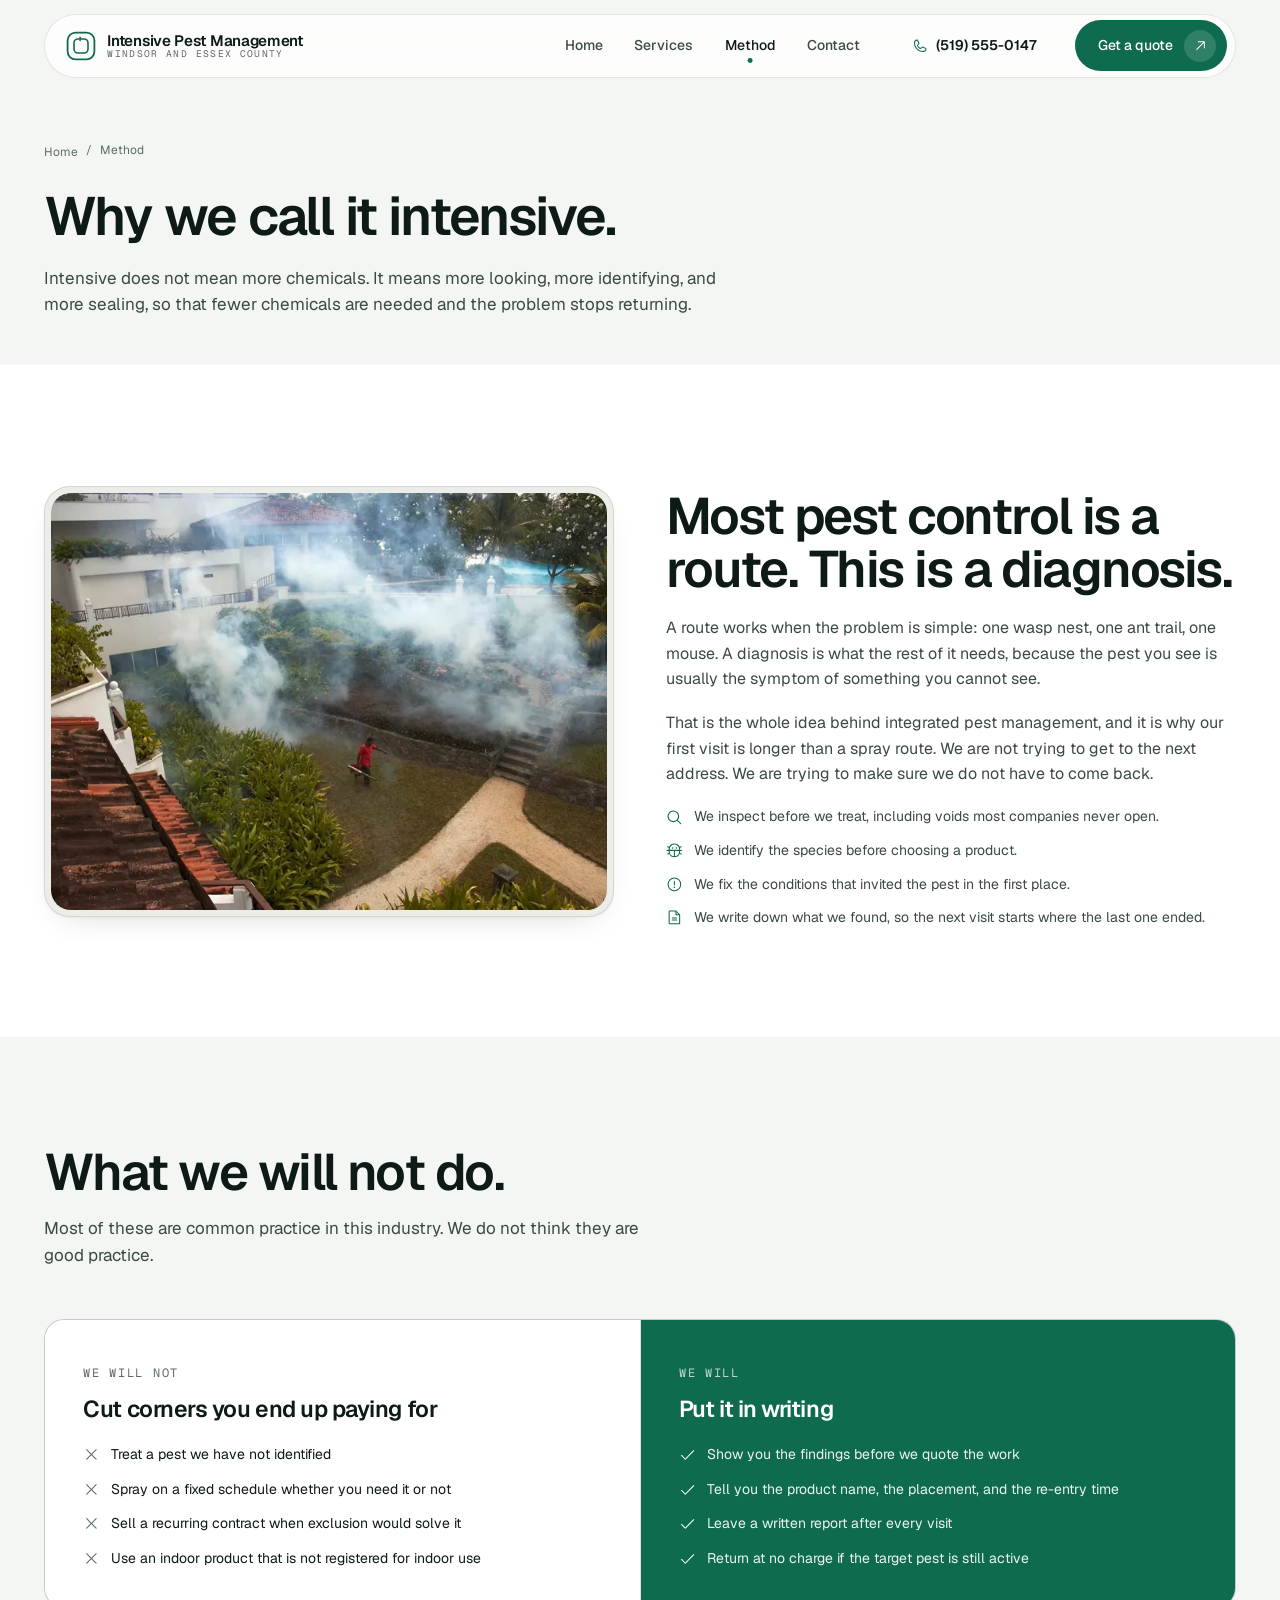
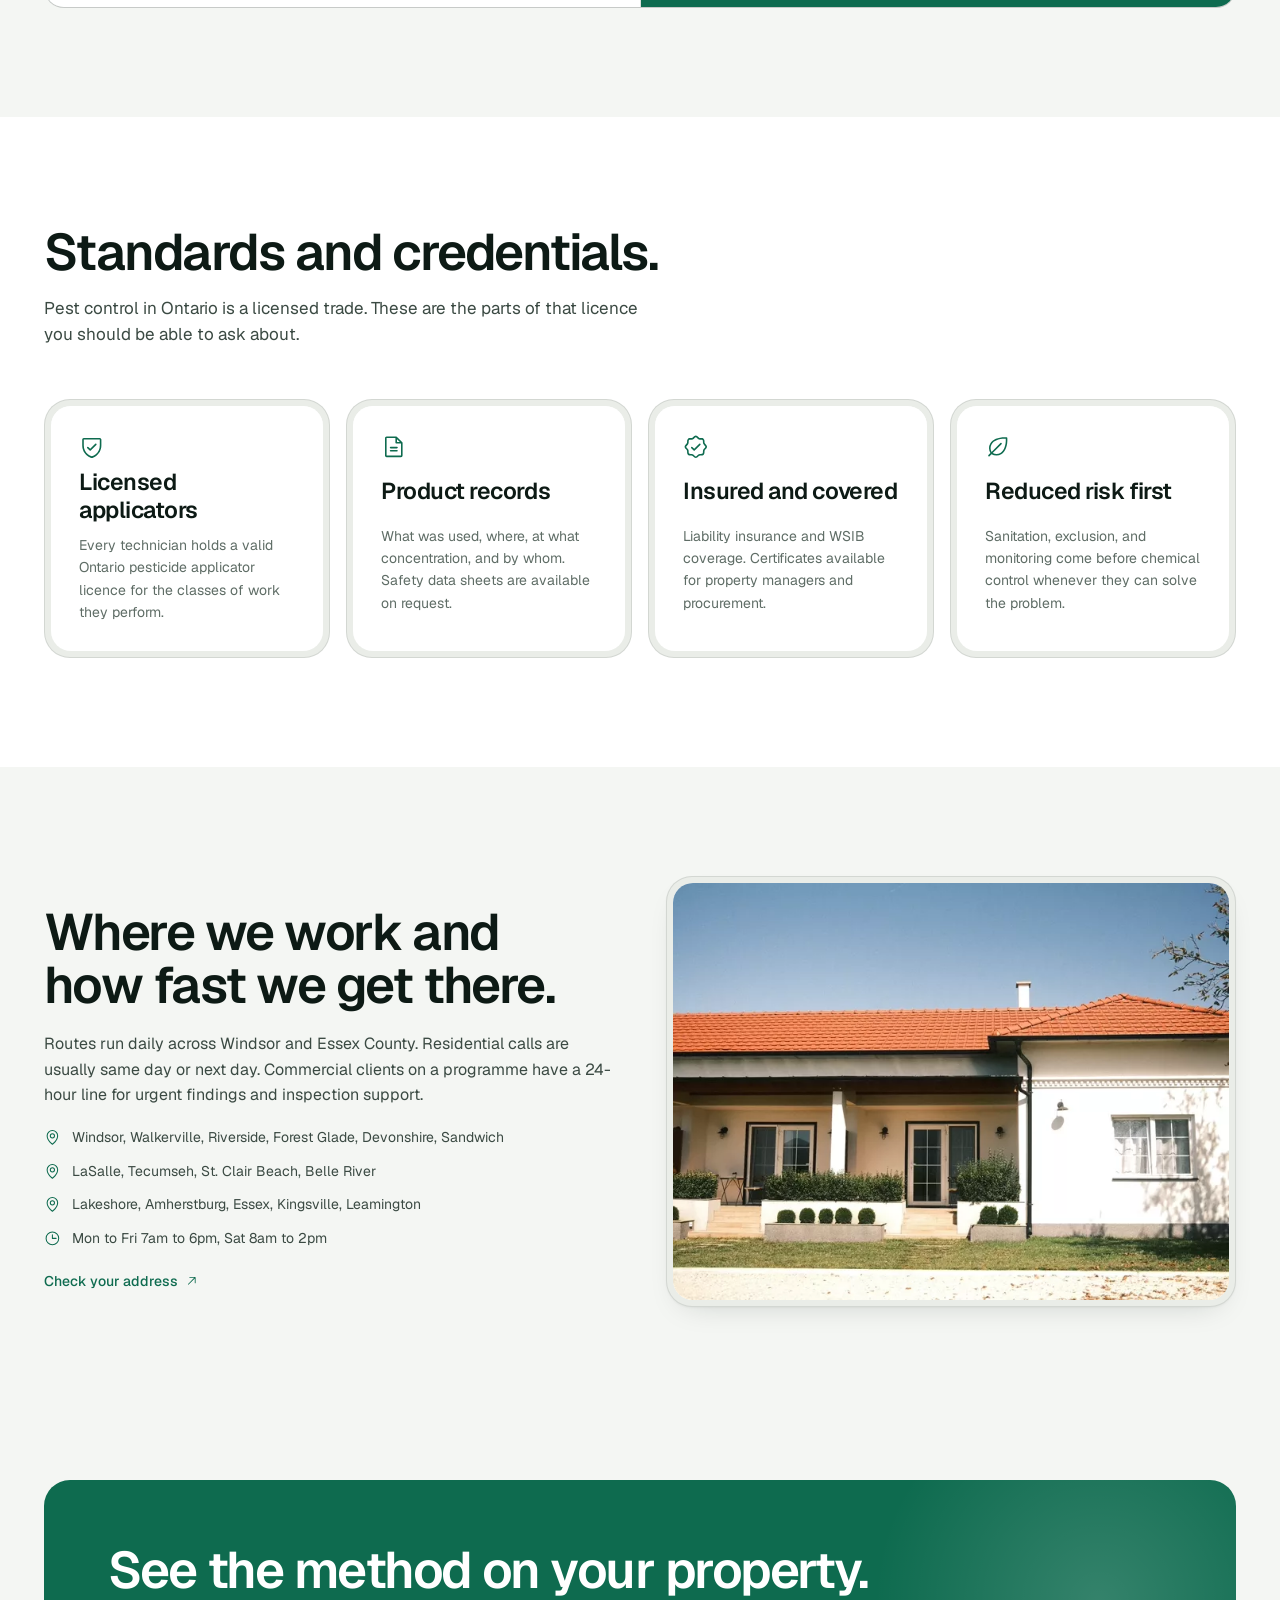
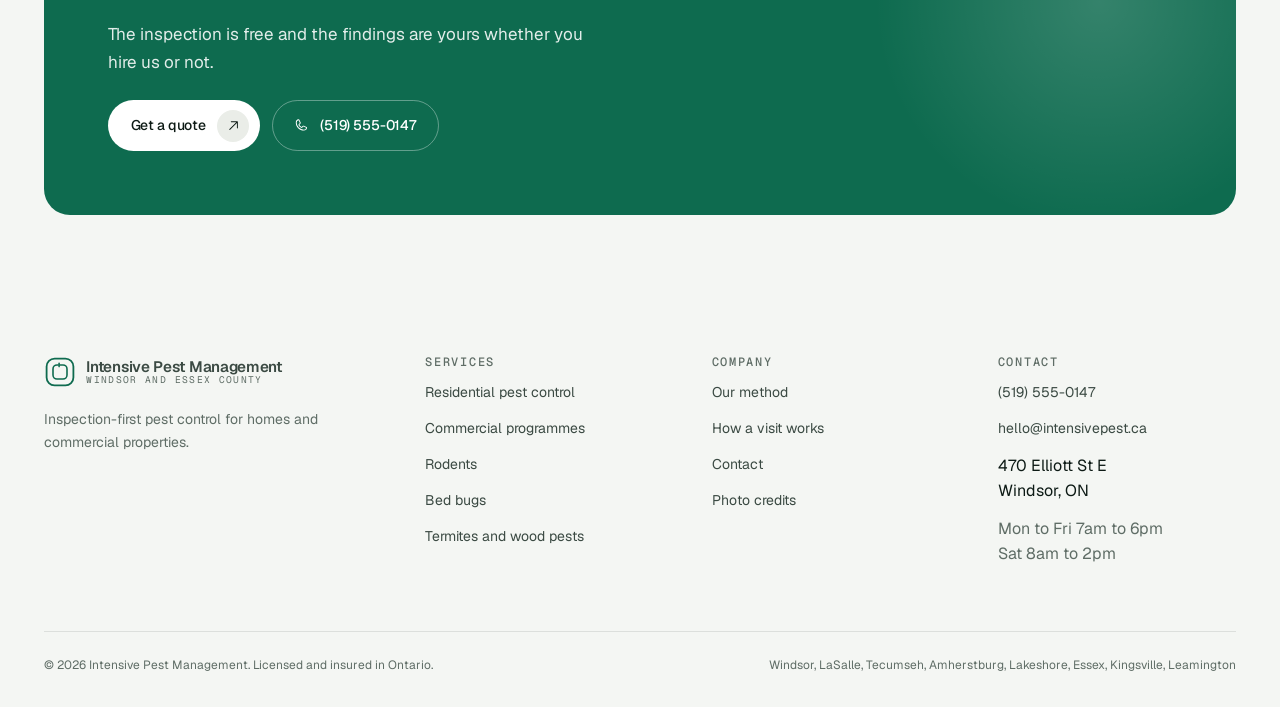
<file: method.html>
<!DOCTYPE html>
<html lang="en-CA">
<head>
<meta charset="utf-8">
<meta name="viewport" content="width=device-width, initial-scale=1">
<title>Our method | Intensive Pest Management</title>
<meta name="description" content="Why we call it intensive: inspection before treatment, identification before product, exclusion before repeat visits. Our standards, licensing, and what we will not do.">
<link rel="canonical" href="https://intensivepest.ca/method.html">
<meta name="theme-color" content="#0e6b4f">
<meta property="og:type" content="website">
<meta property="og:site_name" content="Intensive Pest Management">
<meta property="og:title" content="Why we call it intensive">
<meta property="og:description" content="Inspection before treatment, identification before product, exclusion before repeat visits.">
<meta property="og:url" content="https://intensivepest.ca/method.html">
<meta property="og:image" content="https://intensivepest.ca/assets/img/og-cover.webp">
<meta property="og:locale" content="en_CA">
<meta name="twitter:card" content="summary_large_image">
<link rel="icon" href="assets/img/favicon.svg" type="image/svg+xml">
<link rel="stylesheet" href="assets/css/styles.css">
<script type="application/ld+json">
{
  "@context": "https://schema.org",
  "@type": "BreadcrumbList",
  "itemListElement": [
    { "@type": "ListItem", "position": 1, "name": "Home", "item": "https://intensivepest.ca/" },
    { "@type": "ListItem", "position": 2, "name": "Method", "item": "https://intensivepest.ca/method.html" }
  ]
}
</script>
</head>
<body>
<svg xmlns="http://www.w3.org/2000/svg" style="display:none" fill="currentColor" aria-hidden="true" focusable="false"><symbol id="i-arrow-up-right" viewBox="0 0 256 256"><path d="M200,64V168a8,8,0,0,1-16,0V83.31L69.66,197.66a8,8,0,0,1-11.32-11.32L172.69,72H88a8,8,0,0,1,0-16H192A8,8,0,0,1,200,64Z"/></symbol><symbol id="i-phone" viewBox="0 0 256 256"><path d="M222.37,158.46l-47.11-21.11-.13-.06a16,16,0,0,0-15.17,1.4,8.12,8.12,0,0,0-.75.56L134.87,160c-15.42-7.49-31.34-23.29-38.83-38.51l20.78-24.71c.2-.25.39-.5.57-.77a16,16,0,0,0,1.32-15.06l0-.12L97.54,33.64a16,16,0,0,0-16.62-9.52A56.26,56.26,0,0,0,32,80c0,79.4,64.6,144,144,144a56.26,56.26,0,0,0,55.88-48.92A16,16,0,0,0,222.37,158.46ZM176,208A128.14,128.14,0,0,1,48,80,40.2,40.2,0,0,1,82.87,40a.61.61,0,0,0,0,.12l21,47L83.2,111.86a6.13,6.13,0,0,0-.57.77,16,16,0,0,0-1,15.7c9.06,18.53,27.73,37.06,46.46,46.11a16,16,0,0,0,15.75-1.14,8.44,8.44,0,0,0,.74-.56L168.89,152l47,21.05h0s.08,0,.11,0A40.21,40.21,0,0,1,176,208Z"/></symbol><symbol id="i-check" viewBox="0 0 256 256"><path d="M229.66,77.66l-128,128a8,8,0,0,1-11.32,0l-56-56a8,8,0,0,1,11.32-11.32L96,188.69,218.34,66.34a8,8,0,0,1,11.32,11.32Z"/></symbol><symbol id="i-x" viewBox="0 0 256 256"><path d="M205.66,194.34a8,8,0,0,1-11.32,11.32L128,139.31,61.66,205.66a8,8,0,0,1-11.32-11.32L116.69,128,50.34,61.66A8,8,0,0,1,61.66,50.34L128,116.69l66.34-66.35a8,8,0,0,1,11.32,11.32L139.31,128Z"/></symbol><symbol id="i-shield-check" viewBox="0 0 256 256"><path d="M208,40H48A16,16,0,0,0,32,56v56c0,52.72,25.52,84.67,46.93,102.19,23.06,18.86,46,25.26,47,25.53a8,8,0,0,0,4.2,0c1-.27,23.91-6.67,47-25.53C198.48,196.67,224,164.72,224,112V56A16,16,0,0,0,208,40Zm0,72c0,37.07-13.66,67.16-40.6,89.42A129.3,129.3,0,0,1,128,223.62a128.25,128.25,0,0,1-38.92-21.81C61.82,179.51,48,149.3,48,112l0-56,160,0ZM82.34,141.66a8,8,0,0,1,11.32-11.32L112,148.69l50.34-50.35a8,8,0,0,1,11.32,11.32l-56,56a8,8,0,0,1-11.32,0Z"/></symbol><symbol id="i-clipboard-text" viewBox="0 0 256 256"><path d="M168,152a8,8,0,0,1-8,8H96a8,8,0,0,1,0-16h64A8,8,0,0,1,168,152Zm-8-40H96a8,8,0,0,0,0,16h64a8,8,0,0,0,0-16Zm56-64V216a16,16,0,0,1-16,16H56a16,16,0,0,1-16-16V48A16,16,0,0,1,56,32H92.26a47.92,47.92,0,0,1,71.48,0H200A16,16,0,0,1,216,48ZM96,64h64a32,32,0,0,0-64,0ZM200,48H173.25A47.93,47.93,0,0,1,176,64v8a8,8,0,0,1-8,8H88a8,8,0,0,1-8-8V64a47.93,47.93,0,0,1,2.75-16H56V216H200Z"/></symbol><symbol id="i-calendar-check" viewBox="0 0 256 256"><path d="M208,32H184V24a8,8,0,0,0-16,0v8H88V24a8,8,0,0,0-16,0v8H48A16,16,0,0,0,32,48V208a16,16,0,0,0,16,16H208a16,16,0,0,0,16-16V48A16,16,0,0,0,208,32ZM72,48v8a8,8,0,0,0,16,0V48h80v8a8,8,0,0,0,16,0V48h24V80H48V48ZM208,208H48V96H208V208Zm-38.34-85.66a8,8,0,0,1,0,11.32l-48,48a8,8,0,0,1-11.32,0l-24-24a8,8,0,0,1,11.32-11.32L116,164.69l42.34-42.35A8,8,0,0,1,169.66,122.34Z"/></symbol><symbol id="i-magnifying-glass" viewBox="0 0 256 256"><path d="M229.66,218.34l-50.07-50.06a88.11,88.11,0,1,0-11.31,11.31l50.06,50.07a8,8,0,0,0,11.32-11.32ZM40,112a72,72,0,1,1,72,72A72.08,72.08,0,0,1,40,112Z"/></symbol><symbol id="i-house" viewBox="0 0 256 256"><path d="M219.31,108.68l-80-80a16,16,0,0,0-22.62,0l-80,80A15.87,15.87,0,0,0,32,120v96a8,8,0,0,0,8,8h64a8,8,0,0,0,8-8V160h32v56a8,8,0,0,0,8,8h64a8,8,0,0,0,8-8V120A15.87,15.87,0,0,0,219.31,108.68ZM208,208H160V152a8,8,0,0,0-8-8H104a8,8,0,0,0-8,8v56H48V120l80-80,80,80Z"/></symbol><symbol id="i-fork-knife" viewBox="0 0 256 256"><path d="M72,88V40a8,8,0,0,1,16,0V88a8,8,0,0,1-16,0ZM216,40V224a8,8,0,0,1-16,0V176H152a8,8,0,0,1-8-8,268.75,268.75,0,0,1,7.22-56.88c9.78-40.49,28.32-67.63,53.63-78.47A8,8,0,0,1,216,40ZM200,53.9c-32.17,24.57-38.47,84.42-39.7,106.1H200ZM119.89,38.69a8,8,0,1,0-15.78,2.63L112,88.63a32,32,0,0,1-64,0l7.88-47.31a8,8,0,1,0-15.78-2.63l-8,48A8.17,8.17,0,0,0,32,88a48.07,48.07,0,0,0,40,47.32V224a8,8,0,0,0,16,0V135.32A48.07,48.07,0,0,0,128,88a8.17,8.17,0,0,0-.11-1.31Z"/></symbol><symbol id="i-storefront" viewBox="0 0 256 256"><path d="M232,96a7.89,7.89,0,0,0-.3-2.2L217.35,43.6A16.07,16.07,0,0,0,202,32H54A16.07,16.07,0,0,0,38.65,43.6L24.31,93.8A7.89,7.89,0,0,0,24,96h0v16a40,40,0,0,0,16,32v72a8,8,0,0,0,8,8H208a8,8,0,0,0,8-8V144a40,40,0,0,0,16-32V96ZM54,48H202l11.42,40H42.61Zm50,56h48v8a24,24,0,0,1-48,0Zm-16,0v8a24,24,0,0,1-35.12,21.26,7.88,7.88,0,0,0-1.82-1.06A24,24,0,0,1,40,112v-8ZM200,208H56V151.2a40.57,40.57,0,0,0,8,.8,40,40,0,0,0,32-16,40,40,0,0,0,64,0,40,40,0,0,0,32,16,40.57,40.57,0,0,0,8-.8Zm4.93-75.8a8.08,8.08,0,0,0-1.8,1.05A24,24,0,0,1,168,112v-8h48v8A24,24,0,0,1,204.93,132.2Z"/></symbol><symbol id="i-truck" viewBox="0 0 256 256"><path d="M255.42,117l-14-35A15.93,15.93,0,0,0,226.58,72H192V64a8,8,0,0,0-8-8H32A16,16,0,0,0,16,72V184a16,16,0,0,0,16,16H49a32,32,0,0,0,62,0h50a32,32,0,0,0,62,0h17a16,16,0,0,0,16-16V120A7.94,7.94,0,0,0,255.42,117ZM192,88h34.58l9.6,24H192ZM32,72H176v64H32ZM80,208a16,16,0,1,1,16-16A16,16,0,0,1,80,208Zm81-24H111a32,32,0,0,0-62,0H32V152H176v12.31A32.11,32.11,0,0,0,161,184Zm31,24a16,16,0,1,1,16-16A16,16,0,0,1,192,208Zm48-24H223a32.06,32.06,0,0,0-31-24V128h48Z"/></symbol><symbol id="i-clock" viewBox="0 0 256 256"><path d="M128,24A104,104,0,1,0,232,128,104.11,104.11,0,0,0,128,24Zm0,192a88,88,0,1,1,88-88A88.1,88.1,0,0,1,128,216Zm64-88a8,8,0,0,1-8,8H128a8,8,0,0,1-8-8V72a8,8,0,0,1,16,0v48h48A8,8,0,0,1,192,128Z"/></symbol><symbol id="i-map-pin" viewBox="0 0 256 256"><path d="M128,64a40,40,0,1,0,40,40A40,40,0,0,0,128,64Zm0,64a24,24,0,1,1,24-24A24,24,0,0,1,128,128Zm0-112a88.1,88.1,0,0,0-88,88c0,31.4,14.51,64.68,42,96.25a254.19,254.19,0,0,0,41.45,38.3,8,8,0,0,0,9.18,0A254.19,254.19,0,0,0,174,200.25c27.45-31.57,42-64.85,42-96.25A88.1,88.1,0,0,0,128,16Zm0,206c-16.53-13-72-60.75-72-118a72,72,0,0,1,144,0C200,161.23,144.53,209,128,222Z"/></symbol><symbol id="i-leaf" viewBox="0 0 256 256"><path d="M223.45,40.07a8,8,0,0,0-7.52-7.52C139.8,28.08,78.82,51,52.82,94a87.09,87.09,0,0,0-12.76,49c.57,15.92,5.21,32,13.79,47.85l-19.51,19.5a8,8,0,0,0,11.32,11.32l19.5-19.51C81,210.73,97.09,215.37,113,215.94q1.67.06,3.33.06A86.93,86.93,0,0,0,162,203.18C205,177.18,227.93,116.21,223.45,40.07ZM153.75,189.5c-22.75,13.78-49.68,14-76.71.77l88.63-88.62a8,8,0,0,0-11.32-11.32L65.73,179c-13.19-27-13-54,.77-76.71,22.09-36.47,74.6-56.44,141.31-54.06C210.2,114.89,190.22,167.41,153.75,189.5Z"/></symbol><symbol id="i-bug" viewBox="0 0 256 256"><path d="M144,92a12,12,0,1,1,12,12A12,12,0,0,1,144,92ZM100,80a12,12,0,1,0,12,12A12,12,0,0,0,100,80Zm116,64A87.76,87.76,0,0,1,213,167l22.24,9.72A8,8,0,0,1,232,192a7.89,7.89,0,0,1-3.2-.67L207.38,182a88,88,0,0,1-158.76,0L27.2,191.33A7.89,7.89,0,0,1,24,192a8,8,0,0,1-3.2-15.33L43,167A87.76,87.76,0,0,1,40,144v-8H16a8,8,0,0,1,0-16H40v-8a87.76,87.76,0,0,1,3-23L20.8,79.33a8,8,0,1,1,6.4-14.66L48.62,74a88,88,0,0,1,158.76,0l21.42-9.36a8,8,0,0,1,6.4,14.66L213,89.05a87.76,87.76,0,0,1,3,23v8h24a8,8,0,0,1,0,16H216ZM56,120H200v-8a72,72,0,0,0-144,0Zm64,95.54V136H56v8A72.08,72.08,0,0,0,120,215.54ZM200,144v-8H136v79.54A72.08,72.08,0,0,0,200,144Z"/></symbol><symbol id="i-seal-check" viewBox="0 0 256 256"><path d="M225.86,102.82c-3.77-3.94-7.67-8-9.14-11.57-1.36-3.27-1.44-8.69-1.52-13.94-.15-9.76-.31-20.82-8-28.51s-18.75-7.85-28.51-8c-5.25-.08-10.67-.16-13.94-1.52-3.56-1.47-7.63-5.37-11.57-9.14C146.28,23.51,138.44,16,128,16s-18.27,7.51-25.18,14.14c-3.94,3.77-8,7.67-11.57,9.14C88,40.64,82.56,40.72,77.31,40.8c-9.76.15-20.82.31-28.51,8S41,67.55,40.8,77.31c-.08,5.25-.16,10.67-1.52,13.94-1.47,3.56-5.37,7.63-9.14,11.57C23.51,109.72,16,117.56,16,128s7.51,18.27,14.14,25.18c3.77,3.94,7.67,8,9.14,11.57,1.36,3.27,1.44,8.69,1.52,13.94.15,9.76.31,20.82,8,28.51s18.75,7.85,28.51,8c5.25.08,10.67.16,13.94,1.52,3.56,1.47,7.63,5.37,11.57,9.14C109.72,232.49,117.56,240,128,240s18.27-7.51,25.18-14.14c3.94-3.77,8-7.67,11.57-9.14,3.27-1.36,8.69-1.44,13.94-1.52,9.76-.15,20.82-.31,28.51-8s7.85-18.75,8-28.51c.08-5.25.16-10.67,1.52-13.94,1.47-3.56,5.37-7.63,9.14-11.57C232.49,146.28,240,138.44,240,128S232.49,109.73,225.86,102.82Zm-11.55,39.29c-4.79,5-9.75,10.17-12.38,16.52-2.52,6.1-2.63,13.07-2.73,19.82-.1,7-.21,14.33-3.32,17.43s-10.39,3.22-17.43,3.32c-6.75.1-13.72.21-19.82,2.73-6.35,2.63-11.52,7.59-16.52,12.38S132,224,128,224s-9.15-4.92-14.11-9.69-10.17-9.75-16.52-12.38c-6.1-2.52-13.07-2.63-19.82-2.73-7-.1-14.33-.21-17.43-3.32s-3.22-10.39-3.32-17.43c-.1-6.75-.21-13.72-2.73-19.82-2.63-6.35-7.59-11.52-12.38-16.52S32,132,32,128s4.92-9.15,9.69-14.11,9.75-10.17,12.38-16.52c2.52-6.1,2.63-13.07,2.73-19.82.1-7,.21-14.33,3.32-17.43S70.51,56.9,77.55,56.8c6.75-.1,13.72-.21,19.82-2.73,6.35-2.63,11.52-7.59,16.52-12.38S124,32,128,32s9.15,4.92,14.11,9.69,10.17,9.75,16.52,12.38c6.1,2.52,13.07,2.63,19.82,2.73,7,.1,14.33.21,17.43,3.32s3.22,10.39,3.32,17.43c.1,6.75.21,13.72,2.73,19.82,2.63,6.35,7.59,11.52,12.38,16.52S224,124,224,128,219.08,137.15,214.31,142.11ZM173.66,98.34a8,8,0,0,1,0,11.32l-56,56a8,8,0,0,1-11.32,0l-24-24a8,8,0,0,1,11.32-11.32L112,148.69l50.34-50.35A8,8,0,0,1,173.66,98.34Z"/></symbol><symbol id="i-warning-circle" viewBox="0 0 256 256"><path d="M128,24A104,104,0,1,0,232,128,104.11,104.11,0,0,0,128,24Zm0,192a88,88,0,1,1,88-88A88.1,88.1,0,0,1,128,216Zm-8-80V80a8,8,0,0,1,16,0v56a8,8,0,0,1-16,0Zm20,36a12,12,0,1,1-12-12A12,12,0,0,1,140,172Z"/></symbol><symbol id="i-list-checks" viewBox="0 0 256 256"><path d="M224,128a8,8,0,0,1-8,8H128a8,8,0,0,1,0-16h88A8,8,0,0,1,224,128ZM128,72h88a8,8,0,0,0,0-16H128a8,8,0,0,0,0,16Zm88,112H128a8,8,0,0,0,0,16h88a8,8,0,0,0,0-16ZM82.34,42.34,56,68.69,45.66,58.34A8,8,0,0,0,34.34,69.66l16,16a8,8,0,0,0,11.32,0l32-32A8,8,0,0,0,82.34,42.34Zm0,64L56,132.69,45.66,122.34a8,8,0,0,0-11.32,11.32l16,16a8,8,0,0,0,11.32,0l32-32a8,8,0,0,0-11.32-11.32Zm0,64L56,196.69,45.66,186.34a8,8,0,0,0-11.32,11.32l16,16a8,8,0,0,0,11.32,0l32-32a8,8,0,0,0-11.32-11.32Z"/></symbol><symbol id="i-file-text" viewBox="0 0 256 256"><path d="M213.66,82.34l-56-56A8,8,0,0,0,152,24H56A16,16,0,0,0,40,40V216a16,16,0,0,0,16,16H200a16,16,0,0,0,16-16V88A8,8,0,0,0,213.66,82.34ZM160,51.31,188.69,80H160ZM200,216H56V40h88V88a8,8,0,0,0,8,8h48V216Zm-32-80a8,8,0,0,1-8,8H96a8,8,0,0,1,0-16h64A8,8,0,0,1,168,136Zm0,32a8,8,0,0,1-8,8H96a8,8,0,0,1,0-16h64A8,8,0,0,1,168,168Z"/></symbol></svg>

<a class="skip-link" href="#main">Skip to content</a>

<header class="nav" id="nav">
  <div class="nav__inner">
    <a class="brand" href="index.html" aria-label="Intensive Pest Management, home">
      <svg class="brand__mark" viewBox="0 0 32 32" aria-hidden="true" focusable="false" style="color:var(--accent)">
        <rect x="2.6" y="2.6" width="26.8" height="26.8" rx="8" fill="none" stroke="currentColor" stroke-width="1.8"/>
        <path d="M16 9h3a4 4 0 0 1 4 4v6a4 4 0 0 1-4 4h-6a4 4 0 0 1-4-4v-6a4 4 0 0 1 4-4h1.2" fill="none" stroke="currentColor" stroke-width="1.6" stroke-linecap="round"/>
        <path d="M15.1 7.4v3.2" fill="none" stroke="currentColor" stroke-width="1.6" stroke-linecap="round"/>
      </svg>
      <span class="brand__text">
        <span class="brand__name">Intensive Pest Management</span>
        <span class="brand__sub">Windsor and Essex County</span>
      </span>
    </a>
    <nav class="nav__links" aria-label="Primary">
      <a class="nav__link" href="index.html">Home</a>
      <a class="nav__link" href="services.html">Services</a>
      <a class="nav__link" href="method.html" aria-current="page">Method</a>
      <a class="nav__link" href="contact.html">Contact</a>
    </nav>
    <a class="nav__phone" href="tel:+15195550147"><svg class="icon icon--sm" aria-hidden="true"><use href="#i-phone"/></svg>(519) 555-0147</a>
    <a class="btn btn--primary" href="contact.html">Get a quote<span class="btn__island"><svg class="icon icon--sm" aria-hidden="true"><use href="#i-arrow-up-right"/></svg></span></a>
    <button class="nav__burger" type="button" aria-expanded="false" aria-controls="site-menu" aria-label="Open menu"><span></span><span></span></button>
  </div>
</header>

<div class="menu" id="site-menu">
  <a class="menu__link" href="index.html" style="--d:40ms"><span class="menu__index">01</span>Home</a>
  <a class="menu__link" href="services.html" style="--d:100ms"><span class="menu__index">02</span>Services</a>
  <a class="menu__link" href="method.html" style="--d:160ms"><span class="menu__index">03</span>Method</a>
  <a class="menu__link" href="contact.html" style="--d:220ms"><span class="menu__index">04</span>Contact</a>
  <div class="menu__foot">
    <a href="tel:+15195550147">(519) 555-0147</a>
    <a href="mailto:hello@intensivepest.ca">hello@intensivepest.ca</a>
    <span class="muted">Mon to Fri 7am to 6pm, Sat 8am to 2pm</span>
  </div>
  <div class="menu__cta">
    <a class="btn btn--primary" href="contact.html">Get a quote<span class="btn__island"><svg class="icon icon--sm" aria-hidden="true"><use href="#i-arrow-up-right"/></svg></span></a>
  </div>
</div>

<main id="main">

  <section class="page-head">
    <div class="wrap">
      <nav class="breadcrumbs" aria-label="Breadcrumb">
        <a href="index.html">Home</a><span aria-hidden="true">/</span><span>Method</span>
      </nav>
      <h1>Why we call it intensive.</h1>
      <p class="lead">Intensive does not mean more chemicals. It means more looking, more identifying, and more sealing, so that fewer chemicals are needed and the problem stops returning.</p>
    </div>
  </section>

  <section class="section section--surface">
    <div class="wrap">
      <div class="split">
        <div class="split__media reveal">
          <div class="bez bez--float">
            <div class="bez__core">
              <img src="assets/img/about.webp" width="1200" height="900" alt="A pest control operator in a red shirt walks a garden lawn while a handheld thermal fogger releases a plume of white insecticide fog." loading="lazy" decoding="async" srcset="assets/img/about-700.webp 700w, assets/img/about.webp 1200w" sizes="(max-width: 767px) 92vw, 600px">
            </div>
          </div>
        </div>
        <div class="prose reveal" style="--d:80ms">
          <h2>Most pest control is a route. This is a diagnosis.</h2>
          <p>A route works when the problem is simple: one wasp nest, one ant trail, one mouse. A diagnosis is what the rest of it needs, because the pest you see is usually the symptom of something you cannot see.</p>
          <p>That is the whole idea behind integrated pest management, and it is why our first visit is longer than a spray route. We are not trying to get to the next address. We are trying to make sure we do not have to come back.</p>
          <ul>
            <li><svg class="icon" aria-hidden="true"><use href="#i-magnifying-glass"/></svg>We inspect before we treat, including voids most companies never open.</li>
            <li><svg class="icon" aria-hidden="true"><use href="#i-bug"/></svg>We identify the species before choosing a product.</li>
            <li><svg class="icon" aria-hidden="true"><use href="#i-warning-circle"/></svg>We fix the conditions that invited the pest in the first place.</li>
            <li><svg class="icon" aria-hidden="true"><use href="#i-file-text"/></svg>We write down what we found, so the next visit starts where the last one ended.</li>
          </ul>
        </div>
      </div>
    </div>
  </section>

  <section class="section">
    <div class="wrap">
      <div class="section-head reveal">
        <h2>What we will not do.</h2>
        <p class="lead">Most of these are common practice in this industry. We do not think they are good practice.</p>
      </div>
      <div class="compare reveal">
        <div class="compare__col">
          <span class="compare__label">We will not</span>
          <h3>Cut corners you end up paying for</h3>
          <ul>
            <li><svg class="icon" aria-hidden="true"><use href="#i-x"/></svg>Treat a pest we have not identified</li>
            <li><svg class="icon" aria-hidden="true"><use href="#i-x"/></svg>Spray on a fixed schedule whether you need it or not</li>
            <li><svg class="icon" aria-hidden="true"><use href="#i-x"/></svg>Sell a recurring contract when exclusion would solve it</li>
            <li><svg class="icon" aria-hidden="true"><use href="#i-x"/></svg>Use an indoor product that is not registered for indoor use</li>
          </ul>
        </div>
        <div class="compare__col compare__col--us">
          <span class="compare__label">We will</span>
          <h3>Put it in writing</h3>
          <ul>
            <li><svg class="icon" aria-hidden="true"><use href="#i-check"/></svg>Show you the findings before we quote the work</li>
            <li><svg class="icon" aria-hidden="true"><use href="#i-check"/></svg>Tell you the product name, the placement, and the re-entry time</li>
            <li><svg class="icon" aria-hidden="true"><use href="#i-check"/></svg>Leave a written report after every visit</li>
            <li><svg class="icon" aria-hidden="true"><use href="#i-check"/></svg>Return at no charge if the target pest is still active</li>
          </ul>
        </div>
      </div>
    </div>
  </section>

  <section class="section section--surface">
    <div class="wrap">
      <div class="section-head reveal">
        <h2>Standards and credentials.</h2>
        <p class="lead">Pest control in Ontario is a licensed trade. These are the parts of that licence you should be able to ask about.</p>
      </div>
      <div class="grid" style="grid-template-columns:repeat(auto-fit,minmax(16rem,1fr));gap:1rem">
        <div class="bez reveal"><div class="bez__core" style="padding:1.75rem;display:grid;gap:.6rem">
          <svg class="icon icon--lg" style="color:var(--accent)" aria-hidden="true"><use href="#i-shield-check"/></svg>
          <h3>Licensed applicators</h3>
          <p class="muted" style="font-size:var(--t-small)">Every technician holds a valid Ontario pesticide applicator licence for the classes of work they perform.</p>
        </div></div>
        <div class="bez reveal" style="--d:60ms"><div class="bez__core" style="padding:1.75rem;display:grid;gap:.6rem">
          <svg class="icon icon--lg" style="color:var(--accent)" aria-hidden="true"><use href="#i-file-text"/></svg>
          <h3>Product records</h3>
          <p class="muted" style="font-size:var(--t-small)">What was used, where, at what concentration, and by whom. Safety data sheets are available on request.</p>
        </div></div>
        <div class="bez reveal" style="--d:120ms"><div class="bez__core" style="padding:1.75rem;display:grid;gap:.6rem">
          <svg class="icon icon--lg" style="color:var(--accent)" aria-hidden="true"><use href="#i-seal-check"/></svg>
          <h3>Insured and covered</h3>
          <p class="muted" style="font-size:var(--t-small)">Liability insurance and WSIB coverage. Certificates available for property managers and procurement.</p>
        </div></div>
        <div class="bez reveal" style="--d:180ms"><div class="bez__core" style="padding:1.75rem;display:grid;gap:.6rem">
          <svg class="icon icon--lg" style="color:var(--accent)" aria-hidden="true"><use href="#i-leaf"/></svg>
          <h3>Reduced risk first</h3>
          <p class="muted" style="font-size:var(--t-small)">Sanitation, exclusion, and monitoring come before chemical control whenever they can solve the problem.</p>
        </div></div>
      </div>
    </div>
  </section>

  <section class="section">
    <div class="wrap">
      <div class="split split--flip">
        <div class="prose reveal">
          <h2>Where we work and how fast we get there.</h2>
          <p>Routes run daily across Windsor and Essex County. Residential calls are usually same day or next day. Commercial clients on a programme have a 24-hour line for urgent findings and inspection support.</p>
          <ul>
            <li><svg class="icon" aria-hidden="true"><use href="#i-map-pin"/></svg>Windsor, Walkerville, Riverside, Forest Glade, Devonshire, Sandwich</li>
            <li><svg class="icon" aria-hidden="true"><use href="#i-map-pin"/></svg>LaSalle, Tecumseh, St. Clair Beach, Belle River</li>
            <li><svg class="icon" aria-hidden="true"><use href="#i-map-pin"/></svg>Lakeshore, Amherstburg, Essex, Kingsville, Leamington</li>
            <li><svg class="icon" aria-hidden="true"><use href="#i-clock"/></svg>Mon to Fri 7am to 6pm, Sat 8am to 2pm</li>
          </ul>
          <p><a class="text-link" href="contact.html">Check your address<svg class="icon icon--sm" aria-hidden="true"><use href="#i-arrow-up-right"/></svg></a></p>
        </div>
        <div class="split__media reveal" style="--d:80ms">
          <div class="bez bez--float">
            <div class="bez__core">
              <img src="assets/img/svc-residential.webp" width="1200" height="900" alt="A white single-storey house with a red tiled roof, covered porch and neatly trimmed hedges under a clear blue sky." loading="lazy" decoding="async" srcset="assets/img/svc-residential-700.webp 700w, assets/img/svc-residential.webp 1200w" sizes="(max-width: 767px) 92vw, 600px">
            </div>
          </div>
        </div>
      </div>
    </div>
  </section>

  <section class="section section--tight">
    <div class="wrap">
      <div class="cta reveal">
        <div class="cta__inner">
          <h2>See the method on your property.</h2>
          <p>The inspection is free and the findings are yours whether you hire us or not.</p>
          <div class="btn-row">
            <a class="btn btn--on-accent" href="contact.html">Get a quote<span class="btn__island"><svg class="icon icon--sm" aria-hidden="true"><use href="#i-arrow-up-right"/></svg></span></a>
            <a class="btn btn--ghost" style="--btn-fg:#fff;border-color:rgba(255,255,255,.35)" href="tel:+15195550147"><svg class="icon icon--sm" aria-hidden="true"><use href="#i-phone"/></svg>(519) 555-0147</a>
          </div>
        </div>
      </div>
    </div>
  </section>

</main>

<footer class="footer">
  <div class="wrap">
    <div class="footer__grid">
      <div class="footer__col">
        <a class="brand" href="index.html" aria-label="Intensive Pest Management, home">
          <svg class="brand__mark" viewBox="0 0 32 32" aria-hidden="true" focusable="false" style="color:var(--accent)">
            <rect x="2.6" y="2.6" width="26.8" height="26.8" rx="8" fill="none" stroke="currentColor" stroke-width="1.8"/>
            <path d="M16 9h3a4 4 0 0 1 4 4v6a4 4 0 0 1-4 4h-6a4 4 0 0 1-4-4v-6a4 4 0 0 1 4-4h1.2" fill="none" stroke="currentColor" stroke-width="1.6" stroke-linecap="round"/>
            <path d="M15.1 7.4v3.2" fill="none" stroke="currentColor" stroke-width="1.6" stroke-linecap="round"/>
          </svg>
          <span class="brand__text">
            <span class="brand__name">Intensive Pest Management</span>
            <span class="brand__sub">Windsor and Essex County</span>
          </span>
        </a>
        <p class="muted" style="font-size:var(--t-small);max-width:32ch;margin-top:.5rem">Inspection-first pest control for homes and commercial properties.</p>
      </div>
      <div class="footer__col">
        <h4>Services</h4>
        <a href="services.html#residential">Residential pest control</a>
        <a href="services.html#commercial">Commercial programmes</a>
        <a href="services.html#pests">Rodents</a>
        <a href="services.html#pests">Bed bugs</a>
        <a href="services.html#pests">Termites and wood pests</a>
      </div>
      <div class="footer__col">
        <h4>Company</h4>
        <a href="method.html">Our method</a>
        <a href="index.html#method">How a visit works</a>
        <a href="contact.html">Contact</a>
        <a href="credits.html">Photo credits</a>
      </div>
      <div class="footer__col">
        <h4>Contact</h4>
        <a href="tel:+15195550147">(519) 555-0147</a>
        <a href="mailto:hello@intensivepest.ca">hello@intensivepest.ca</a>
        <span>470 Elliott St E<br>Windsor, ON</span>
        <span class="muted">Mon to Fri 7am to 6pm<br>Sat 8am to 2pm</span>
      </div>
    </div>
    <div class="footer__bottom">
      <span>© 2026 Intensive Pest Management. Licensed and insured in Ontario.</span>
      <span>Windsor, LaSalle, Tecumseh, Amherstburg, Lakeshore, Essex, Kingsville, Leamington</span>
    </div>
  </div>
</footer>

<script src="assets/js/main.js" defer></script>
</body>
</html>
</file>
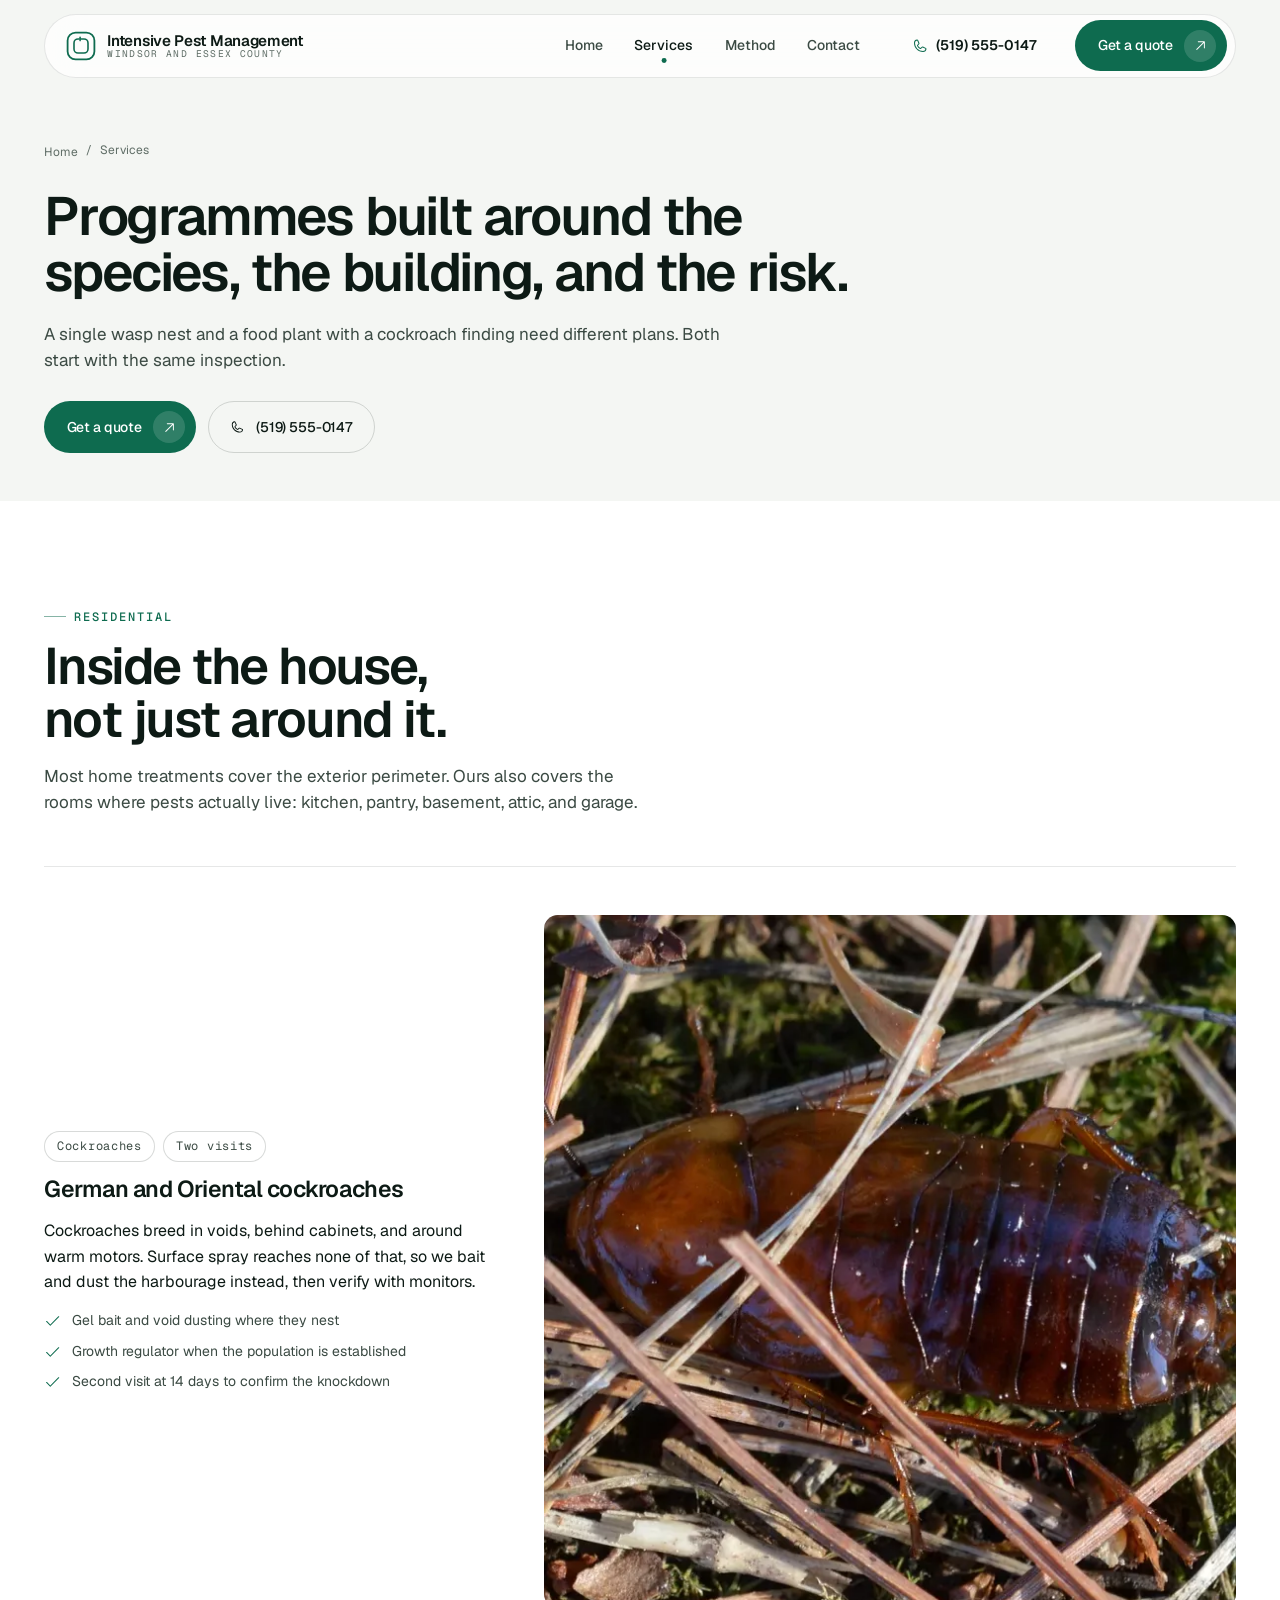
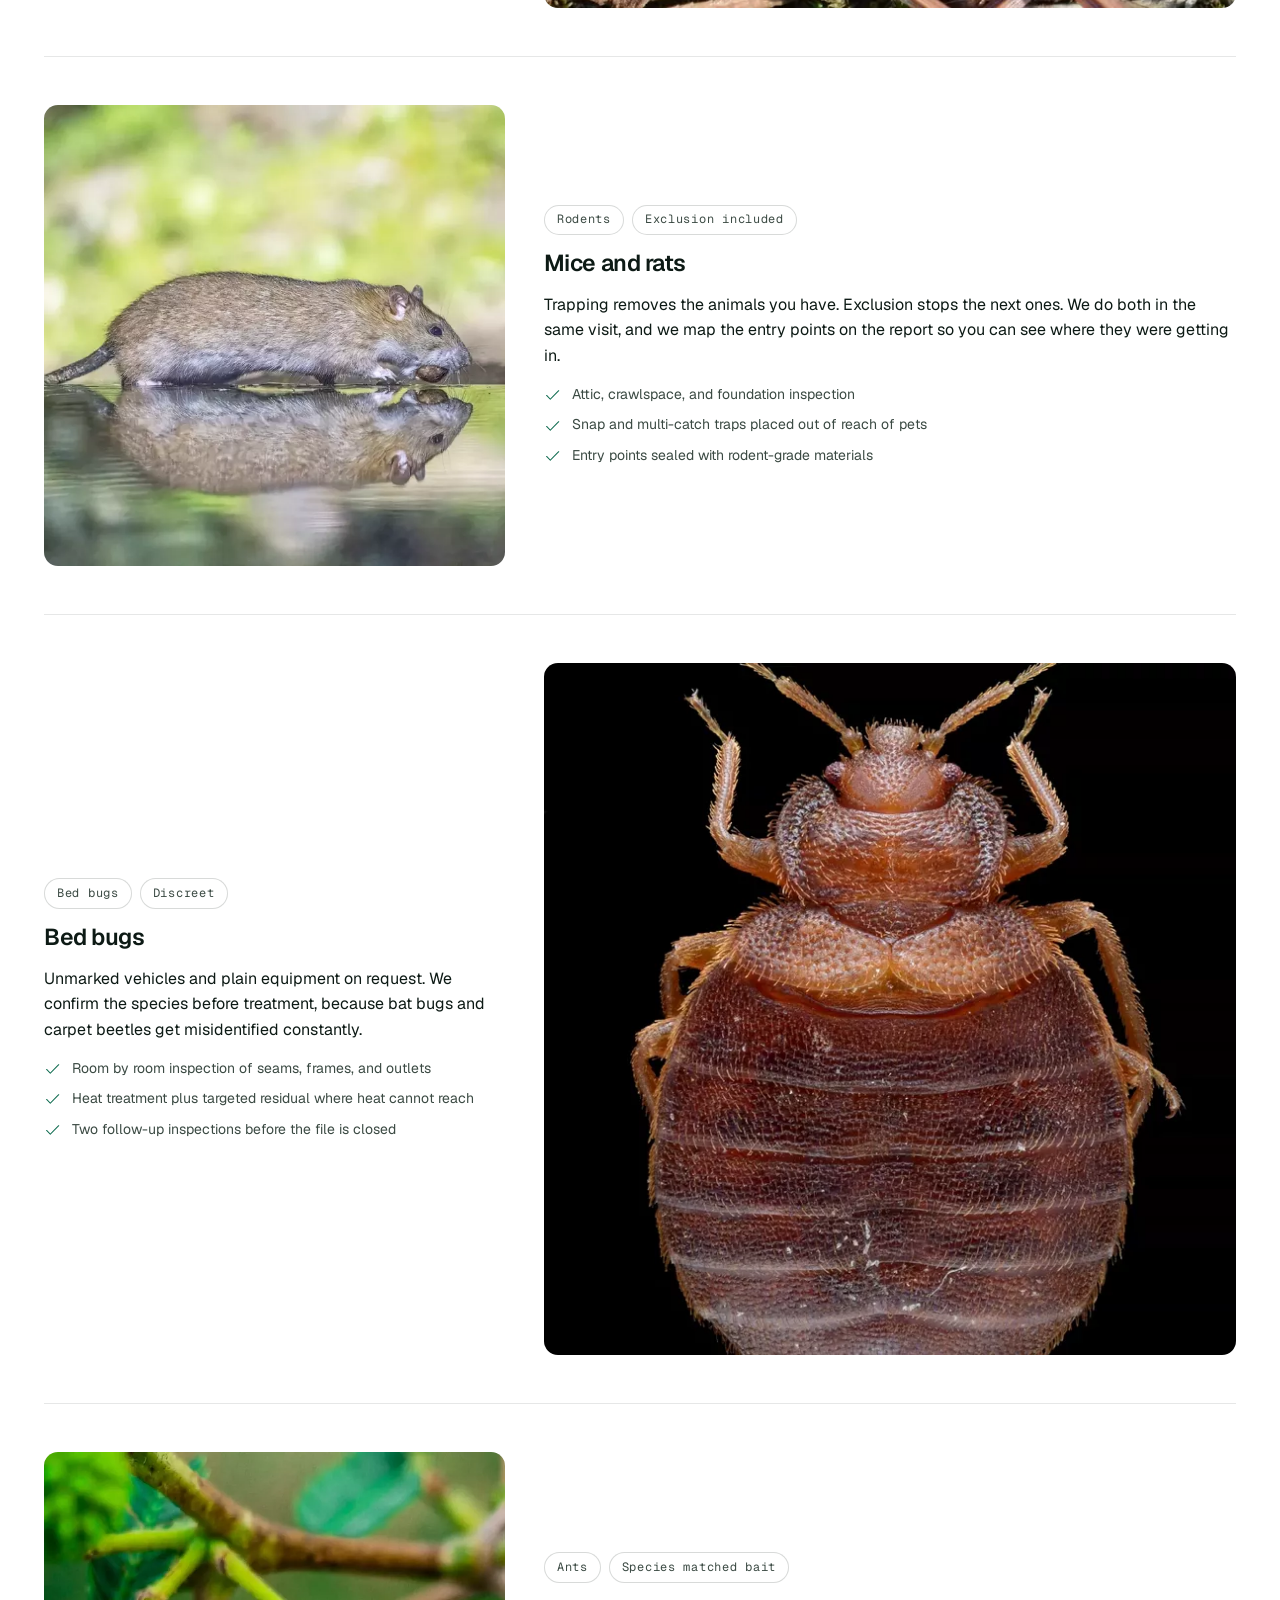
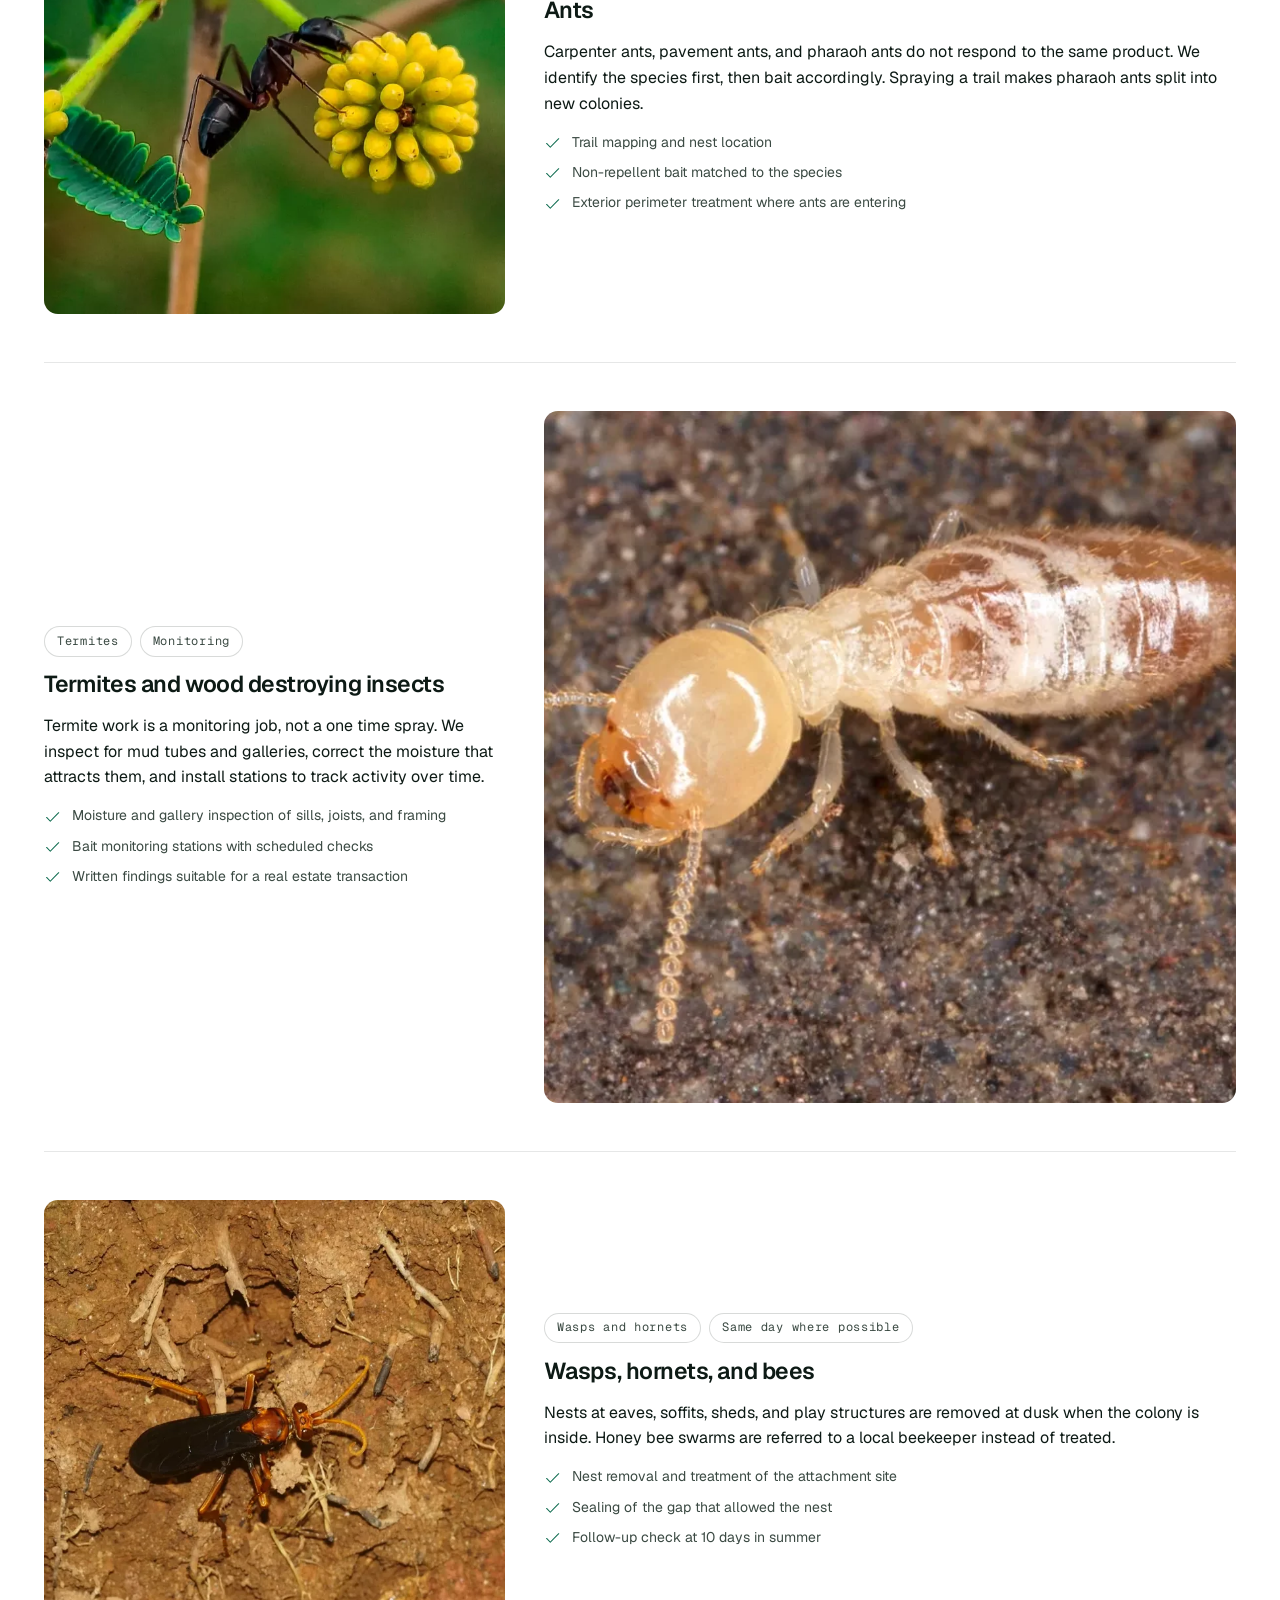
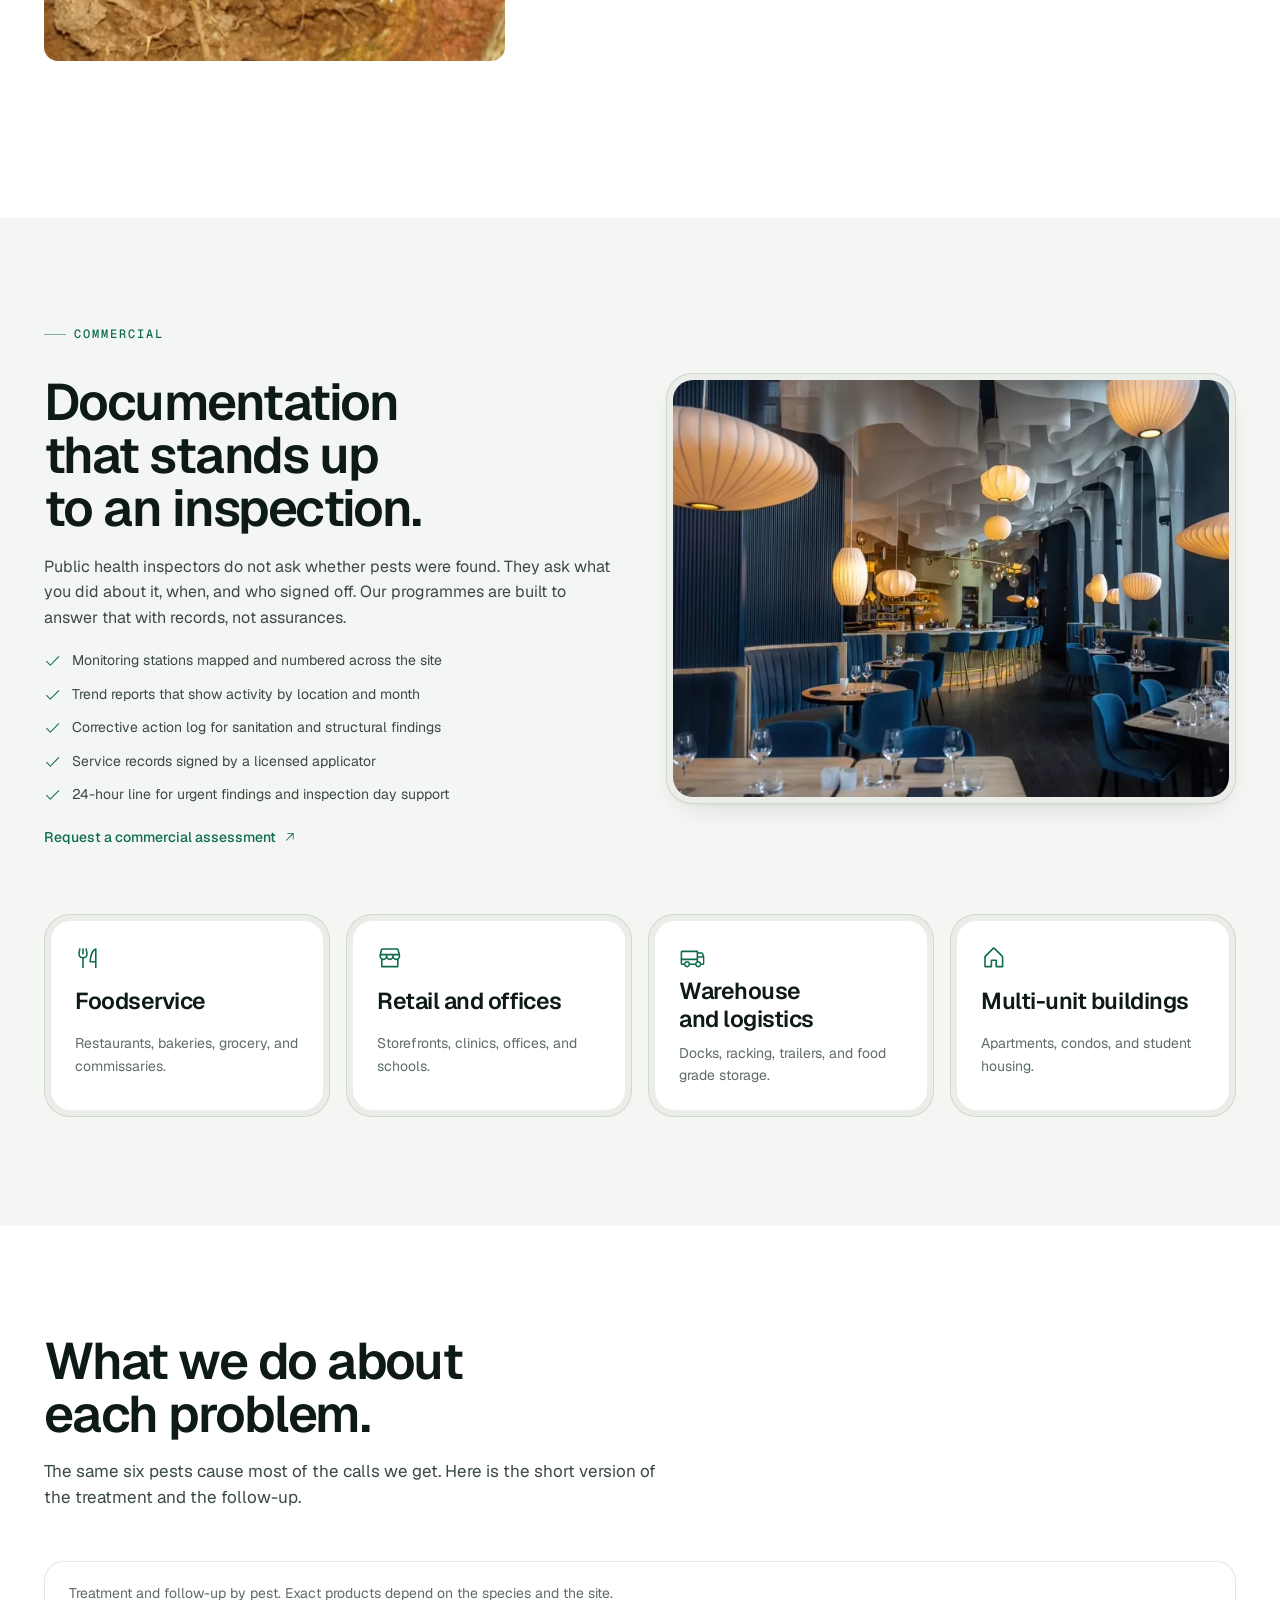
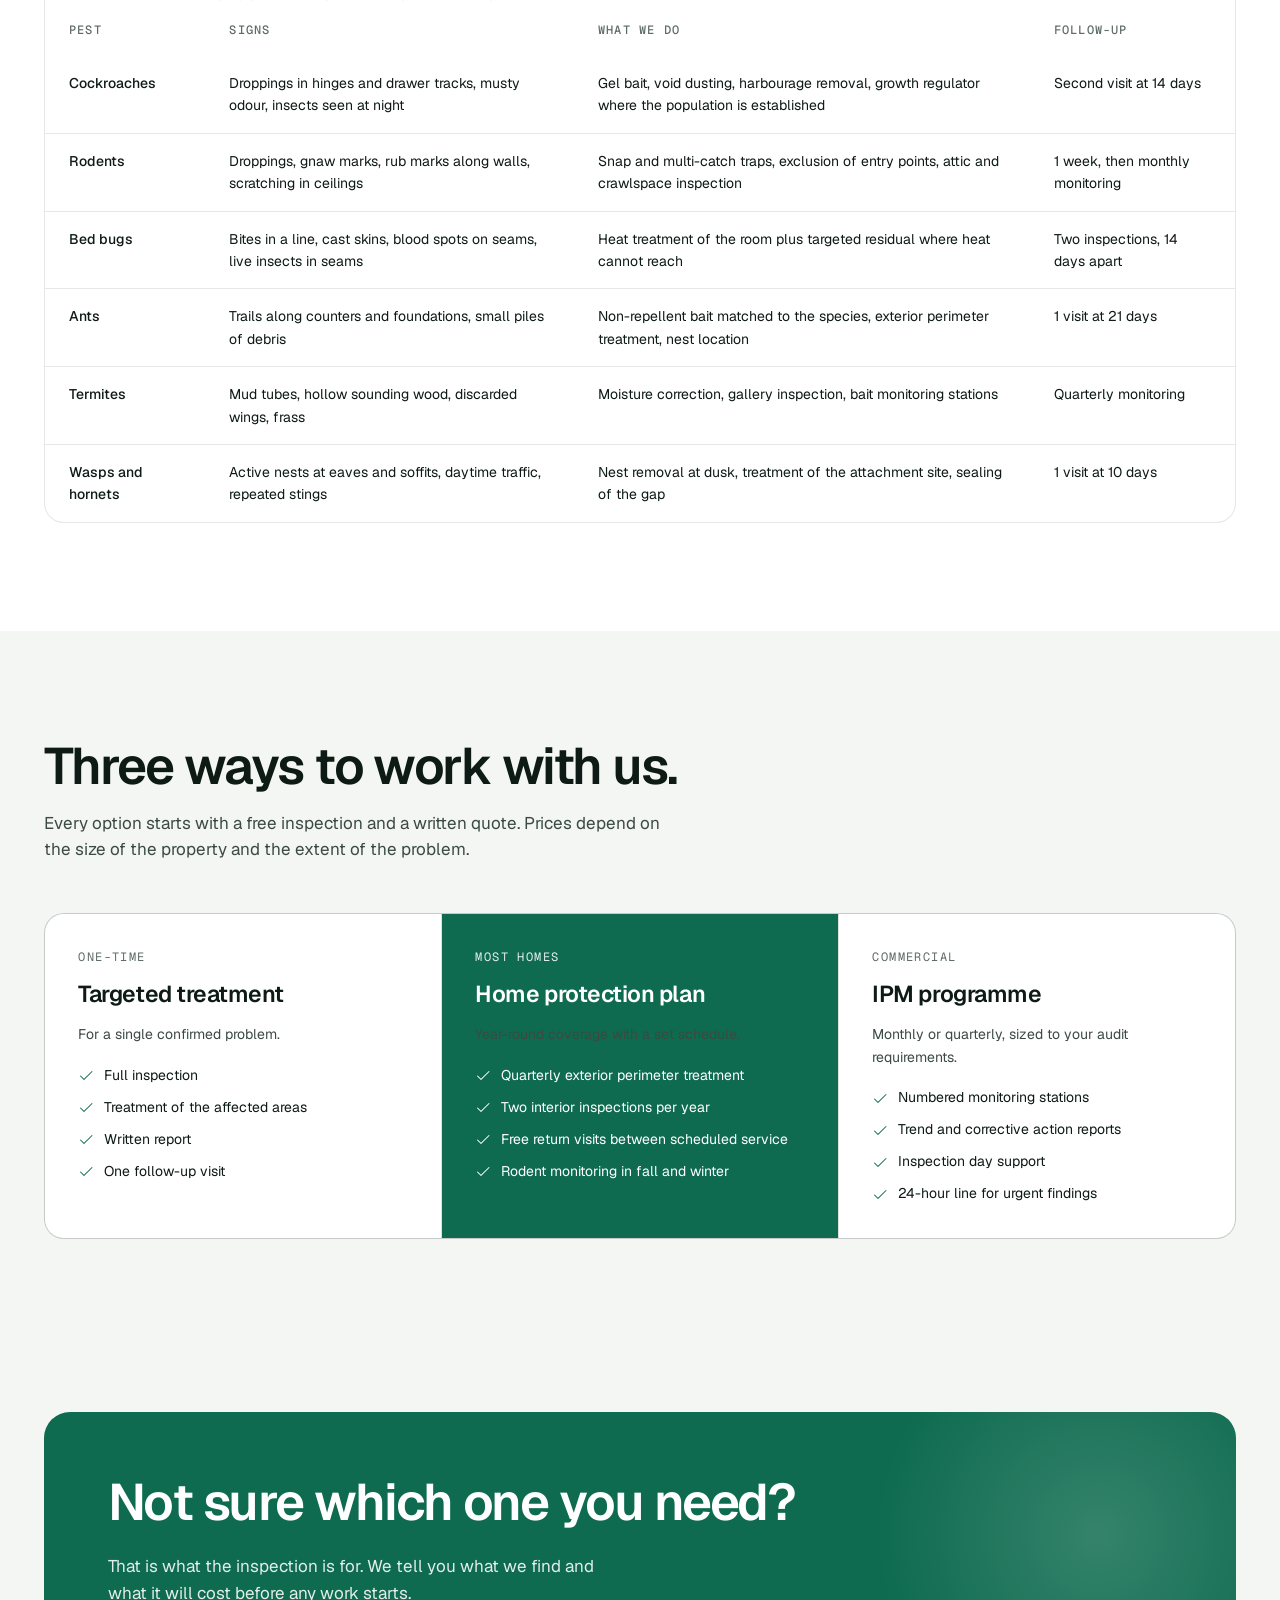
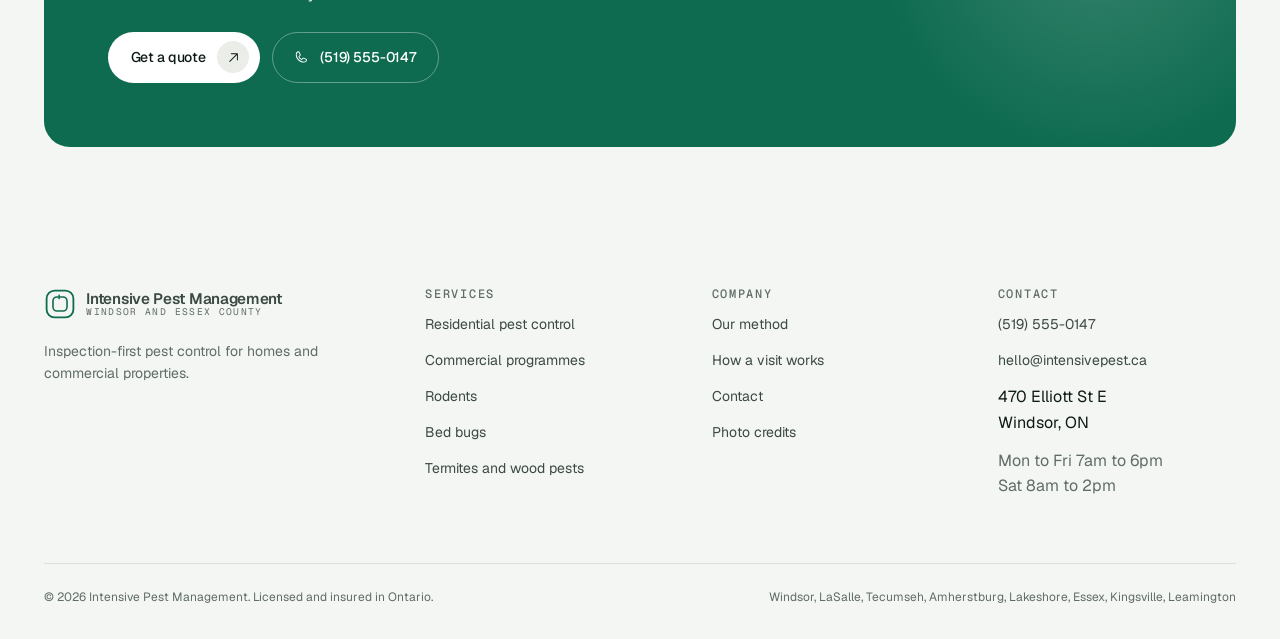
<file: services.html>
<!DOCTYPE html>
<html lang="en-CA">
<head>
<meta charset="utf-8">
<meta name="viewport" content="width=device-width, initial-scale=1">
<title>Services | Residential and commercial pest control in Windsor</title>
<meta name="description" content="Residential and commercial pest control programmes in Windsor and Essex County: rodents, cockroaches, bed bugs, ants, termites, and wasps, plus audit-ready IPM programmes.">
<link rel="canonical" href="https://intensivepest.ca/services.html">
<meta name="theme-color" content="#0e6b4f">
<meta property="og:type" content="website">
<meta property="og:site_name" content="Intensive Pest Management">
<meta property="og:title" content="Residential and commercial pest control services">
<meta property="og:description" content="Inspection-first programmes for homes, restaurants, warehouses, and multi-unit buildings in Windsor and Essex County.">
<meta property="og:url" content="https://intensivepest.ca/services.html">
<meta property="og:image" content="https://intensivepest.ca/assets/img/og-cover.webp">
<meta property="og:locale" content="en_CA">
<meta name="twitter:card" content="summary_large_image">
<link rel="icon" href="assets/img/favicon.svg" type="image/svg+xml">
<link rel="stylesheet" href="assets/css/styles.css">
<script type="application/ld+json">
{
  "@context": "https://schema.org",
  "@type": "BreadcrumbList",
  "itemListElement": [
    { "@type": "ListItem", "position": 1, "name": "Home", "item": "https://intensivepest.ca/" },
    { "@type": "ListItem", "position": 2, "name": "Services", "item": "https://intensivepest.ca/services.html" }
  ]
}
</script>
</head>
<body>
<svg xmlns="http://www.w3.org/2000/svg" style="display:none" fill="currentColor" aria-hidden="true" focusable="false"><symbol id="i-arrow-up-right" viewBox="0 0 256 256"><path d="M200,64V168a8,8,0,0,1-16,0V83.31L69.66,197.66a8,8,0,0,1-11.32-11.32L172.69,72H88a8,8,0,0,1,0-16H192A8,8,0,0,1,200,64Z"/></symbol><symbol id="i-phone" viewBox="0 0 256 256"><path d="M222.37,158.46l-47.11-21.11-.13-.06a16,16,0,0,0-15.17,1.4,8.12,8.12,0,0,0-.75.56L134.87,160c-15.42-7.49-31.34-23.29-38.83-38.51l20.78-24.71c.2-.25.39-.5.57-.77a16,16,0,0,0,1.32-15.06l0-.12L97.54,33.64a16,16,0,0,0-16.62-9.52A56.26,56.26,0,0,0,32,80c0,79.4,64.6,144,144,144a56.26,56.26,0,0,0,55.88-48.92A16,16,0,0,0,222.37,158.46ZM176,208A128.14,128.14,0,0,1,48,80,40.2,40.2,0,0,1,82.87,40a.61.61,0,0,0,0,.12l21,47L83.2,111.86a6.13,6.13,0,0,0-.57.77,16,16,0,0,0-1,15.7c9.06,18.53,27.73,37.06,46.46,46.11a16,16,0,0,0,15.75-1.14,8.44,8.44,0,0,0,.74-.56L168.89,152l47,21.05h0s.08,0,.11,0A40.21,40.21,0,0,1,176,208Z"/></symbol><symbol id="i-check" viewBox="0 0 256 256"><path d="M229.66,77.66l-128,128a8,8,0,0,1-11.32,0l-56-56a8,8,0,0,1,11.32-11.32L96,188.69,218.34,66.34a8,8,0,0,1,11.32,11.32Z"/></symbol><symbol id="i-x" viewBox="0 0 256 256"><path d="M205.66,194.34a8,8,0,0,1-11.32,11.32L128,139.31,61.66,205.66a8,8,0,0,1-11.32-11.32L116.69,128,50.34,61.66A8,8,0,0,1,61.66,50.34L128,116.69l66.34-66.35a8,8,0,0,1,11.32,11.32L139.31,128Z"/></symbol><symbol id="i-shield-check" viewBox="0 0 256 256"><path d="M208,40H48A16,16,0,0,0,32,56v56c0,52.72,25.52,84.67,46.93,102.19,23.06,18.86,46,25.26,47,25.53a8,8,0,0,0,4.2,0c1-.27,23.91-6.67,47-25.53C198.48,196.67,224,164.72,224,112V56A16,16,0,0,0,208,40Zm0,72c0,37.07-13.66,67.16-40.6,89.42A129.3,129.3,0,0,1,128,223.62a128.25,128.25,0,0,1-38.92-21.81C61.82,179.51,48,149.3,48,112l0-56,160,0ZM82.34,141.66a8,8,0,0,1,11.32-11.32L112,148.69l50.34-50.35a8,8,0,0,1,11.32,11.32l-56,56a8,8,0,0,1-11.32,0Z"/></symbol><symbol id="i-clipboard-text" viewBox="0 0 256 256"><path d="M168,152a8,8,0,0,1-8,8H96a8,8,0,0,1,0-16h64A8,8,0,0,1,168,152Zm-8-40H96a8,8,0,0,0,0,16h64a8,8,0,0,0,0-16Zm56-64V216a16,16,0,0,1-16,16H56a16,16,0,0,1-16-16V48A16,16,0,0,1,56,32H92.26a47.92,47.92,0,0,1,71.48,0H200A16,16,0,0,1,216,48ZM96,64h64a32,32,0,0,0-64,0ZM200,48H173.25A47.93,47.93,0,0,1,176,64v8a8,8,0,0,1-8,8H88a8,8,0,0,1-8-8V64a47.93,47.93,0,0,1,2.75-16H56V216H200Z"/></symbol><symbol id="i-calendar-check" viewBox="0 0 256 256"><path d="M208,32H184V24a8,8,0,0,0-16,0v8H88V24a8,8,0,0,0-16,0v8H48A16,16,0,0,0,32,48V208a16,16,0,0,0,16,16H208a16,16,0,0,0,16-16V48A16,16,0,0,0,208,32ZM72,48v8a8,8,0,0,0,16,0V48h80v8a8,8,0,0,0,16,0V48h24V80H48V48ZM208,208H48V96H208V208Zm-38.34-85.66a8,8,0,0,1,0,11.32l-48,48a8,8,0,0,1-11.32,0l-24-24a8,8,0,0,1,11.32-11.32L116,164.69l42.34-42.35A8,8,0,0,1,169.66,122.34Z"/></symbol><symbol id="i-magnifying-glass" viewBox="0 0 256 256"><path d="M229.66,218.34l-50.07-50.06a88.11,88.11,0,1,0-11.31,11.31l50.06,50.07a8,8,0,0,0,11.32-11.32ZM40,112a72,72,0,1,1,72,72A72.08,72.08,0,0,1,40,112Z"/></symbol><symbol id="i-house" viewBox="0 0 256 256"><path d="M219.31,108.68l-80-80a16,16,0,0,0-22.62,0l-80,80A15.87,15.87,0,0,0,32,120v96a8,8,0,0,0,8,8h64a8,8,0,0,0,8-8V160h32v56a8,8,0,0,0,8,8h64a8,8,0,0,0,8-8V120A15.87,15.87,0,0,0,219.31,108.68ZM208,208H160V152a8,8,0,0,0-8-8H104a8,8,0,0,0-8,8v56H48V120l80-80,80,80Z"/></symbol><symbol id="i-fork-knife" viewBox="0 0 256 256"><path d="M72,88V40a8,8,0,0,1,16,0V88a8,8,0,0,1-16,0ZM216,40V224a8,8,0,0,1-16,0V176H152a8,8,0,0,1-8-8,268.75,268.75,0,0,1,7.22-56.88c9.78-40.49,28.32-67.63,53.63-78.47A8,8,0,0,1,216,40ZM200,53.9c-32.17,24.57-38.47,84.42-39.7,106.1H200ZM119.89,38.69a8,8,0,1,0-15.78,2.63L112,88.63a32,32,0,0,1-64,0l7.88-47.31a8,8,0,1,0-15.78-2.63l-8,48A8.17,8.17,0,0,0,32,88a48.07,48.07,0,0,0,40,47.32V224a8,8,0,0,0,16,0V135.32A48.07,48.07,0,0,0,128,88a8.17,8.17,0,0,0-.11-1.31Z"/></symbol><symbol id="i-storefront" viewBox="0 0 256 256"><path d="M232,96a7.89,7.89,0,0,0-.3-2.2L217.35,43.6A16.07,16.07,0,0,0,202,32H54A16.07,16.07,0,0,0,38.65,43.6L24.31,93.8A7.89,7.89,0,0,0,24,96h0v16a40,40,0,0,0,16,32v72a8,8,0,0,0,8,8H208a8,8,0,0,0,8-8V144a40,40,0,0,0,16-32V96ZM54,48H202l11.42,40H42.61Zm50,56h48v8a24,24,0,0,1-48,0Zm-16,0v8a24,24,0,0,1-35.12,21.26,7.88,7.88,0,0,0-1.82-1.06A24,24,0,0,1,40,112v-8ZM200,208H56V151.2a40.57,40.57,0,0,0,8,.8,40,40,0,0,0,32-16,40,40,0,0,0,64,0,40,40,0,0,0,32,16,40.57,40.57,0,0,0,8-.8Zm4.93-75.8a8.08,8.08,0,0,0-1.8,1.05A24,24,0,0,1,168,112v-8h48v8A24,24,0,0,1,204.93,132.2Z"/></symbol><symbol id="i-truck" viewBox="0 0 256 256"><path d="M255.42,117l-14-35A15.93,15.93,0,0,0,226.58,72H192V64a8,8,0,0,0-8-8H32A16,16,0,0,0,16,72V184a16,16,0,0,0,16,16H49a32,32,0,0,0,62,0h50a32,32,0,0,0,62,0h17a16,16,0,0,0,16-16V120A7.94,7.94,0,0,0,255.42,117ZM192,88h34.58l9.6,24H192ZM32,72H176v64H32ZM80,208a16,16,0,1,1,16-16A16,16,0,0,1,80,208Zm81-24H111a32,32,0,0,0-62,0H32V152H176v12.31A32.11,32.11,0,0,0,161,184Zm31,24a16,16,0,1,1,16-16A16,16,0,0,1,192,208Zm48-24H223a32.06,32.06,0,0,0-31-24V128h48Z"/></symbol><symbol id="i-clock" viewBox="0 0 256 256"><path d="M128,24A104,104,0,1,0,232,128,104.11,104.11,0,0,0,128,24Zm0,192a88,88,0,1,1,88-88A88.1,88.1,0,0,1,128,216Zm64-88a8,8,0,0,1-8,8H128a8,8,0,0,1-8-8V72a8,8,0,0,1,16,0v48h48A8,8,0,0,1,192,128Z"/></symbol><symbol id="i-map-pin" viewBox="0 0 256 256"><path d="M128,64a40,40,0,1,0,40,40A40,40,0,0,0,128,64Zm0,64a24,24,0,1,1,24-24A24,24,0,0,1,128,128Zm0-112a88.1,88.1,0,0,0-88,88c0,31.4,14.51,64.68,42,96.25a254.19,254.19,0,0,0,41.45,38.3,8,8,0,0,0,9.18,0A254.19,254.19,0,0,0,174,200.25c27.45-31.57,42-64.85,42-96.25A88.1,88.1,0,0,0,128,16Zm0,206c-16.53-13-72-60.75-72-118a72,72,0,0,1,144,0C200,161.23,144.53,209,128,222Z"/></symbol><symbol id="i-leaf" viewBox="0 0 256 256"><path d="M223.45,40.07a8,8,0,0,0-7.52-7.52C139.8,28.08,78.82,51,52.82,94a87.09,87.09,0,0,0-12.76,49c.57,15.92,5.21,32,13.79,47.85l-19.51,19.5a8,8,0,0,0,11.32,11.32l19.5-19.51C81,210.73,97.09,215.37,113,215.94q1.67.06,3.33.06A86.93,86.93,0,0,0,162,203.18C205,177.18,227.93,116.21,223.45,40.07ZM153.75,189.5c-22.75,13.78-49.68,14-76.71.77l88.63-88.62a8,8,0,0,0-11.32-11.32L65.73,179c-13.19-27-13-54,.77-76.71,22.09-36.47,74.6-56.44,141.31-54.06C210.2,114.89,190.22,167.41,153.75,189.5Z"/></symbol><symbol id="i-bug" viewBox="0 0 256 256"><path d="M144,92a12,12,0,1,1,12,12A12,12,0,0,1,144,92ZM100,80a12,12,0,1,0,12,12A12,12,0,0,0,100,80Zm116,64A87.76,87.76,0,0,1,213,167l22.24,9.72A8,8,0,0,1,232,192a7.89,7.89,0,0,1-3.2-.67L207.38,182a88,88,0,0,1-158.76,0L27.2,191.33A7.89,7.89,0,0,1,24,192a8,8,0,0,1-3.2-15.33L43,167A87.76,87.76,0,0,1,40,144v-8H16a8,8,0,0,1,0-16H40v-8a87.76,87.76,0,0,1,3-23L20.8,79.33a8,8,0,1,1,6.4-14.66L48.62,74a88,88,0,0,1,158.76,0l21.42-9.36a8,8,0,0,1,6.4,14.66L213,89.05a87.76,87.76,0,0,1,3,23v8h24a8,8,0,0,1,0,16H216ZM56,120H200v-8a72,72,0,0,0-144,0Zm64,95.54V136H56v8A72.08,72.08,0,0,0,120,215.54ZM200,144v-8H136v79.54A72.08,72.08,0,0,0,200,144Z"/></symbol><symbol id="i-seal-check" viewBox="0 0 256 256"><path d="M225.86,102.82c-3.77-3.94-7.67-8-9.14-11.57-1.36-3.27-1.44-8.69-1.52-13.94-.15-9.76-.31-20.82-8-28.51s-18.75-7.85-28.51-8c-5.25-.08-10.67-.16-13.94-1.52-3.56-1.47-7.63-5.37-11.57-9.14C146.28,23.51,138.44,16,128,16s-18.27,7.51-25.18,14.14c-3.94,3.77-8,7.67-11.57,9.14C88,40.64,82.56,40.72,77.31,40.8c-9.76.15-20.82.31-28.51,8S41,67.55,40.8,77.31c-.08,5.25-.16,10.67-1.52,13.94-1.47,3.56-5.37,7.63-9.14,11.57C23.51,109.72,16,117.56,16,128s7.51,18.27,14.14,25.18c3.77,3.94,7.67,8,9.14,11.57,1.36,3.27,1.44,8.69,1.52,13.94.15,9.76.31,20.82,8,28.51s18.75,7.85,28.51,8c5.25.08,10.67.16,13.94,1.52,3.56,1.47,7.63,5.37,11.57,9.14C109.72,232.49,117.56,240,128,240s18.27-7.51,25.18-14.14c3.94-3.77,8-7.67,11.57-9.14,3.27-1.36,8.69-1.44,13.94-1.52,9.76-.15,20.82-.31,28.51-8s7.85-18.75,8-28.51c.08-5.25.16-10.67,1.52-13.94,1.47-3.56,5.37-7.63,9.14-11.57C232.49,146.28,240,138.44,240,128S232.49,109.73,225.86,102.82Zm-11.55,39.29c-4.79,5-9.75,10.17-12.38,16.52-2.52,6.1-2.63,13.07-2.73,19.82-.1,7-.21,14.33-3.32,17.43s-10.39,3.22-17.43,3.32c-6.75.1-13.72.21-19.82,2.73-6.35,2.63-11.52,7.59-16.52,12.38S132,224,128,224s-9.15-4.92-14.11-9.69-10.17-9.75-16.52-12.38c-6.1-2.52-13.07-2.63-19.82-2.73-7-.1-14.33-.21-17.43-3.32s-3.22-10.39-3.32-17.43c-.1-6.75-.21-13.72-2.73-19.82-2.63-6.35-7.59-11.52-12.38-16.52S32,132,32,128s4.92-9.15,9.69-14.11,9.75-10.17,12.38-16.52c2.52-6.1,2.63-13.07,2.73-19.82.1-7,.21-14.33,3.32-17.43S70.51,56.9,77.55,56.8c6.75-.1,13.72-.21,19.82-2.73,6.35-2.63,11.52-7.59,16.52-12.38S124,32,128,32s9.15,4.92,14.11,9.69,10.17,9.75,16.52,12.38c6.1,2.52,13.07,2.63,19.82,2.73,7,.1,14.33.21,17.43,3.32s3.22,10.39,3.32,17.43c.1,6.75.21,13.72,2.73,19.82,2.63,6.35,7.59,11.52,12.38,16.52S224,124,224,128,219.08,137.15,214.31,142.11ZM173.66,98.34a8,8,0,0,1,0,11.32l-56,56a8,8,0,0,1-11.32,0l-24-24a8,8,0,0,1,11.32-11.32L112,148.69l50.34-50.35A8,8,0,0,1,173.66,98.34Z"/></symbol><symbol id="i-warning-circle" viewBox="0 0 256 256"><path d="M128,24A104,104,0,1,0,232,128,104.11,104.11,0,0,0,128,24Zm0,192a88,88,0,1,1,88-88A88.1,88.1,0,0,1,128,216Zm-8-80V80a8,8,0,0,1,16,0v56a8,8,0,0,1-16,0Zm20,36a12,12,0,1,1-12-12A12,12,0,0,1,140,172Z"/></symbol><symbol id="i-list-checks" viewBox="0 0 256 256"><path d="M224,128a8,8,0,0,1-8,8H128a8,8,0,0,1,0-16h88A8,8,0,0,1,224,128ZM128,72h88a8,8,0,0,0,0-16H128a8,8,0,0,0,0,16Zm88,112H128a8,8,0,0,0,0,16h88a8,8,0,0,0,0-16ZM82.34,42.34,56,68.69,45.66,58.34A8,8,0,0,0,34.34,69.66l16,16a8,8,0,0,0,11.32,0l32-32A8,8,0,0,0,82.34,42.34Zm0,64L56,132.69,45.66,122.34a8,8,0,0,0-11.32,11.32l16,16a8,8,0,0,0,11.32,0l32-32a8,8,0,0,0-11.32-11.32Zm0,64L56,196.69,45.66,186.34a8,8,0,0,0-11.32,11.32l16,16a8,8,0,0,0,11.32,0l32-32a8,8,0,0,0-11.32-11.32Z"/></symbol><symbol id="i-file-text" viewBox="0 0 256 256"><path d="M213.66,82.34l-56-56A8,8,0,0,0,152,24H56A16,16,0,0,0,40,40V216a16,16,0,0,0,16,16H200a16,16,0,0,0,16-16V88A8,8,0,0,0,213.66,82.34ZM160,51.31,188.69,80H160ZM200,216H56V40h88V88a8,8,0,0,0,8,8h48V216Zm-32-80a8,8,0,0,1-8,8H96a8,8,0,0,1,0-16h64A8,8,0,0,1,168,136Zm0,32a8,8,0,0,1-8,8H96a8,8,0,0,1,0-16h64A8,8,0,0,1,168,168Z"/></symbol></svg>

<a class="skip-link" href="#main">Skip to content</a>

<header class="nav" id="nav">
  <div class="nav__inner">
    <a class="brand" href="index.html" aria-label="Intensive Pest Management, home">
      <svg class="brand__mark" viewBox="0 0 32 32" aria-hidden="true" focusable="false" style="color:var(--accent)">
        <rect x="2.6" y="2.6" width="26.8" height="26.8" rx="8" fill="none" stroke="currentColor" stroke-width="1.8"/>
        <path d="M16 9h3a4 4 0 0 1 4 4v6a4 4 0 0 1-4 4h-6a4 4 0 0 1-4-4v-6a4 4 0 0 1 4-4h1.2" fill="none" stroke="currentColor" stroke-width="1.6" stroke-linecap="round"/>
        <path d="M15.1 7.4v3.2" fill="none" stroke="currentColor" stroke-width="1.6" stroke-linecap="round"/>
      </svg>
      <span class="brand__text">
        <span class="brand__name">Intensive Pest Management</span>
        <span class="brand__sub">Windsor and Essex County</span>
      </span>
    </a>
    <nav class="nav__links" aria-label="Primary">
      <a class="nav__link" href="index.html">Home</a>
      <a class="nav__link" href="services.html" aria-current="page">Services</a>
      <a class="nav__link" href="method.html">Method</a>
      <a class="nav__link" href="contact.html">Contact</a>
    </nav>
    <a class="nav__phone" href="tel:+15195550147"><svg class="icon icon--sm" aria-hidden="true"><use href="#i-phone"/></svg>(519) 555-0147</a>
    <a class="btn btn--primary" href="contact.html">Get a quote<span class="btn__island"><svg class="icon icon--sm" aria-hidden="true"><use href="#i-arrow-up-right"/></svg></span></a>
    <button class="nav__burger" type="button" aria-expanded="false" aria-controls="site-menu" aria-label="Open menu"><span></span><span></span></button>
  </div>
</header>

<div class="menu" id="site-menu">
  <a class="menu__link" href="index.html" style="--d:40ms"><span class="menu__index">01</span>Home</a>
  <a class="menu__link" href="services.html" style="--d:100ms"><span class="menu__index">02</span>Services</a>
  <a class="menu__link" href="method.html" style="--d:160ms"><span class="menu__index">03</span>Method</a>
  <a class="menu__link" href="contact.html" style="--d:220ms"><span class="menu__index">04</span>Contact</a>
  <div class="menu__foot">
    <a href="tel:+15195550147">(519) 555-0147</a>
    <a href="mailto:hello@intensivepest.ca">hello@intensivepest.ca</a>
    <span class="muted">Mon to Fri 7am to 6pm, Sat 8am to 2pm</span>
  </div>
  <div class="menu__cta">
    <a class="btn btn--primary" href="contact.html">Get a quote<span class="btn__island"><svg class="icon icon--sm" aria-hidden="true"><use href="#i-arrow-up-right"/></svg></span></a>
  </div>
</div>

<main id="main">

  <section class="page-head">
    <div class="wrap">
      <nav class="breadcrumbs" aria-label="Breadcrumb">
        <a href="index.html">Home</a><span aria-hidden="true">/</span><span>Services</span>
      </nav>
      <h1>Programmes built around the species, the building, and the risk.</h1>
      <p class="lead">A single wasp nest and a food plant with a cockroach finding need different plans. Both start with the same inspection.</p>
      <div class="btn-row" style="margin-top:1.75rem">
        <a class="btn btn--primary" href="contact.html">Get a quote<span class="btn__island"><svg class="icon icon--sm" aria-hidden="true"><use href="#i-arrow-up-right"/></svg></span></a>
        <a class="btn btn--ghost" href="tel:+15195550147"><svg class="icon icon--sm" aria-hidden="true"><use href="#i-phone"/></svg>(519) 555-0147</a>
      </div>
    </div>
  </section>

  <section class="section section--surface" id="residential">
    <div class="wrap">
      <div class="section-head reveal">
        <span class="eyebrow">Residential</span>
        <h2>Inside the house, not just around it.</h2>
        <p class="lead">Most home treatments cover the exterior perimeter. Ours also covers the rooms where pests actually live: kitchen, pantry, basement, attic, and garage.</p>
      </div>

      <div class="svc-row reveal">
        <div class="svc-row__media">
          <img src="assets/img/pest-roach.webp" width="800" height="800" alt="A reddish-brown wood cockroach with spiny legs resting on dry grass and moss." loading="lazy" decoding="async" srcset="assets/img/pest-roach-700.webp 700w, assets/img/pest-roach.webp 800w" sizes="(max-width: 767px) 92vw, 480px">
        </div>
        <div class="svc-row__body">
          <div class="svc-row__meta"><span class="chip">Cockroaches</span><span class="chip">Two visits</span></div>
          <h3>German and Oriental cockroaches</h3>
          <p>Cockroaches breed in voids, behind cabinets, and around warm motors. Surface spray reaches none of that, so we bait and dust the harbourage instead, then verify with monitors.</p>
          <ul class="prose" style="gap:.5rem">
            <li><svg class="icon" aria-hidden="true"><use href="#i-check"/></svg>Gel bait and void dusting where they nest</li>
            <li><svg class="icon" aria-hidden="true"><use href="#i-check"/></svg>Growth regulator when the population is established</li>
            <li><svg class="icon" aria-hidden="true"><use href="#i-check"/></svg>Second visit at 14 days to confirm the knockdown</li>
          </ul>
        </div>
      </div>

      <div class="svc-row reveal">
        <div class="svc-row__media">
          <img src="assets/img/pest-rodent.webp" width="800" height="800" alt="A brown rat crouched on wet ground holding a seed in its front paws, reflected in the water below." loading="lazy" decoding="async" srcset="assets/img/pest-rodent-700.webp 700w, assets/img/pest-rodent.webp 800w" sizes="(max-width: 767px) 92vw, 480px">
        </div>
        <div class="svc-row__body">
          <div class="svc-row__meta"><span class="chip">Rodents</span><span class="chip">Exclusion included</span></div>
          <h3>Mice and rats</h3>
          <p>Trapping removes the animals you have. Exclusion stops the next ones. We do both in the same visit, and we map the entry points on the report so you can see where they were getting in.</p>
          <ul class="prose" style="gap:.5rem">
            <li><svg class="icon" aria-hidden="true"><use href="#i-check"/></svg>Attic, crawlspace, and foundation inspection</li>
            <li><svg class="icon" aria-hidden="true"><use href="#i-check"/></svg>Snap and multi-catch traps placed out of reach of pets</li>
            <li><svg class="icon" aria-hidden="true"><use href="#i-check"/></svg>Entry points sealed with rodent-grade materials</li>
          </ul>
        </div>
      </div>

      <div class="svc-row reveal">
        <div class="svc-row__media">
          <img src="assets/img/pest-bedbug.webp" width="800" height="800" alt="An adult bed bug with a flat oval body, six legs and two antennae photographed against a plain black background." loading="lazy" decoding="async" srcset="assets/img/pest-bedbug-700.webp 700w, assets/img/pest-bedbug.webp 800w" sizes="(max-width: 767px) 92vw, 480px">
        </div>
        <div class="svc-row__body">
          <div class="svc-row__meta"><span class="chip">Bed bugs</span><span class="chip">Discreet</span></div>
          <h3>Bed bugs</h3>
          <p>Unmarked vehicles and plain equipment on request. We confirm the species before treatment, because bat bugs and carpet beetles get misidentified constantly.</p>
          <ul class="prose" style="gap:.5rem">
            <li><svg class="icon" aria-hidden="true"><use href="#i-check"/></svg>Room by room inspection of seams, frames, and outlets</li>
            <li><svg class="icon" aria-hidden="true"><use href="#i-check"/></svg>Heat treatment plus targeted residual where heat cannot reach</li>
            <li><svg class="icon" aria-hidden="true"><use href="#i-check"/></svg>Two follow-up inspections before the file is closed</li>
          </ul>
        </div>
      </div>

      <div class="svc-row reveal">
        <div class="svc-row__media">
          <img src="assets/img/pest-ant.webp" width="800" height="800" alt="A black ant standing on a yellow flower cluster, photographed close enough to show its antennae and segmented legs." loading="lazy" decoding="async" srcset="assets/img/pest-ant-700.webp 700w, assets/img/pest-ant.webp 800w" sizes="(max-width: 767px) 92vw, 480px">
        </div>
        <div class="svc-row__body">
          <div class="svc-row__meta"><span class="chip">Ants</span><span class="chip">Species matched bait</span></div>
          <h3>Ants</h3>
          <p>Carpenter ants, pavement ants, and pharaoh ants do not respond to the same product. We identify the species first, then bait accordingly. Spraying a trail makes pharaoh ants split into new colonies.</p>
          <ul class="prose" style="gap:.5rem">
            <li><svg class="icon" aria-hidden="true"><use href="#i-check"/></svg>Trail mapping and nest location</li>
            <li><svg class="icon" aria-hidden="true"><use href="#i-check"/></svg>Non-repellent bait matched to the species</li>
            <li><svg class="icon" aria-hidden="true"><use href="#i-check"/></svg>Exterior perimeter treatment where ants are entering</li>
          </ul>
        </div>
      </div>

      <div class="svc-row reveal">
        <div class="svc-row__media">
          <img src="assets/img/pest-termite.webp" width="800" height="800" alt="A pale worker termite with a rounded head, beaded antennae and a segmented abdomen standing on a textured surface." loading="lazy" decoding="async" srcset="assets/img/pest-termite-700.webp 700w, assets/img/pest-termite.webp 800w" sizes="(max-width: 767px) 92vw, 480px">
        </div>
        <div class="svc-row__body">
          <div class="svc-row__meta"><span class="chip">Termites</span><span class="chip">Monitoring</span></div>
          <h3>Termites and wood destroying insects</h3>
          <p>Termite work is a monitoring job, not a one time spray. We inspect for mud tubes and galleries, correct the moisture that attracts them, and install stations to track activity over time.</p>
          <ul class="prose" style="gap:.5rem">
            <li><svg class="icon" aria-hidden="true"><use href="#i-check"/></svg>Moisture and gallery inspection of sills, joists, and framing</li>
            <li><svg class="icon" aria-hidden="true"><use href="#i-check"/></svg>Bait monitoring stations with scheduled checks</li>
            <li><svg class="icon" aria-hidden="true"><use href="#i-check"/></svg>Written findings suitable for a real estate transaction</li>
          </ul>
        </div>
      </div>

      <div class="svc-row reveal">
        <div class="svc-row__media">
          <img src="assets/img/pest-wasp.webp" width="800" height="800" alt="A spider wasp with a narrow waist, orange-brown legs and dark folded wings standing on bare soil." loading="lazy" decoding="async" srcset="assets/img/pest-wasp-700.webp 700w, assets/img/pest-wasp.webp 800w" sizes="(max-width: 767px) 92vw, 480px">
        </div>
        <div class="svc-row__body">
          <div class="svc-row__meta"><span class="chip">Wasps and hornets</span><span class="chip">Same day where possible</span></div>
          <h3>Wasps, hornets, and bees</h3>
          <p>Nests at eaves, soffits, sheds, and play structures are removed at dusk when the colony is inside. Honey bee swarms are referred to a local beekeeper instead of treated.</p>
          <ul class="prose" style="gap:.5rem">
            <li><svg class="icon" aria-hidden="true"><use href="#i-check"/></svg>Nest removal and treatment of the attachment site</li>
            <li><svg class="icon" aria-hidden="true"><use href="#i-check"/></svg>Sealing of the gap that allowed the nest</li>
            <li><svg class="icon" aria-hidden="true"><use href="#i-check"/></svg>Follow-up check at 10 days in summer</li>
          </ul>
        </div>
      </div>
    </div>
  </section>

  <section class="section" id="commercial">
    <div class="wrap">
      <div class="split split--flip">
        <div class="split__media reveal">
          <div class="bez bez--float">
            <div class="bez__core">
              <img src="assets/img/svc-commercial.webp" width="1200" height="900" alt="An empty upscale restaurant dining room with blue velvet seating, marble tables and warm pendant lighting." loading="lazy" decoding="async" srcset="assets/img/svc-commercial-700.webp 700w, assets/img/svc-commercial.webp 1200w" sizes="(max-width: 767px) 92vw, 600px">
            </div>
          </div>
        </div>
        <div class="prose reveal" style="--d:80ms">
          <span class="eyebrow">Commercial</span>
          <h2>Documentation that stands up to an inspection.</h2>
          <p>Public health inspectors do not ask whether pests were found. They ask what you did about it, when, and who signed off. Our programmes are built to answer that with records, not assurances.</p>
          <ul>
            <li><svg class="icon" aria-hidden="true"><use href="#i-check"/></svg>Monitoring stations mapped and numbered across the site</li>
            <li><svg class="icon" aria-hidden="true"><use href="#i-check"/></svg>Trend reports that show activity by location and month</li>
            <li><svg class="icon" aria-hidden="true"><use href="#i-check"/></svg>Corrective action log for sanitation and structural findings</li>
            <li><svg class="icon" aria-hidden="true"><use href="#i-check"/></svg>Service records signed by a licensed applicator</li>
            <li><svg class="icon" aria-hidden="true"><use href="#i-check"/></svg>24-hour line for urgent findings and inspection day support</li>
          </ul>
          <p><a class="text-link" href="contact.html">Request a commercial assessment<svg class="icon icon--sm" aria-hidden="true"><use href="#i-arrow-up-right"/></svg></a></p>
        </div>
      </div>

      <div class="grid reveal" style="grid-template-columns:repeat(auto-fit,minmax(13rem,1fr));margin-top:clamp(2.5rem,5vw,4rem);gap:1rem">
        <div class="bez"><div class="bez__core" style="padding:1.5rem;display:grid;gap:.5rem">
          <svg class="icon icon--lg" style="color:var(--accent)" aria-hidden="true"><use href="#i-fork-knife"/></svg>
          <h3>Foodservice</h3>
          <p class="muted" style="font-size:var(--t-small)">Restaurants, bakeries, grocery, and commissaries.</p>
        </div></div>
        <div class="bez"><div class="bez__core" style="padding:1.5rem;display:grid;gap:.5rem">
          <svg class="icon icon--lg" style="color:var(--accent)" aria-hidden="true"><use href="#i-storefront"/></svg>
          <h3>Retail and offices</h3>
          <p class="muted" style="font-size:var(--t-small)">Storefronts, clinics, offices, and schools.</p>
        </div></div>
        <div class="bez"><div class="bez__core" style="padding:1.5rem;display:grid;gap:.5rem">
          <svg class="icon icon--lg" style="color:var(--accent)" aria-hidden="true"><use href="#i-truck"/></svg>
          <h3>Warehouse and logistics</h3>
          <p class="muted" style="font-size:var(--t-small)">Docks, racking, trailers, and food grade storage.</p>
        </div></div>
        <div class="bez"><div class="bez__core" style="padding:1.5rem;display:grid;gap:.5rem">
          <svg class="icon icon--lg" style="color:var(--accent)" aria-hidden="true"><use href="#i-house"/></svg>
          <h3>Multi-unit buildings</h3>
          <p class="muted" style="font-size:var(--t-small)">Apartments, condos, and student housing.</p>
        </div></div>
      </div>
    </div>
  </section>

  <section class="section section--surface" id="pests">
    <div class="wrap">
      <div class="section-head reveal">
        <h2>What we do about each problem.</h2>
        <p class="lead">The same six pests cause most of the calls we get. Here is the short version of the treatment and the follow-up.</p>
      </div>
      <div class="table-scroll reveal">
        <table>
          <caption>Treatment and follow-up by pest. Exact products depend on the species and the site.</caption>
          <thead>
            <tr><th scope="col">Pest</th><th scope="col">Signs</th><th scope="col">What we do</th><th scope="col">Follow-up</th></tr>
          </thead>
          <tbody>
            <tr>
              <td>Cockroaches</td>
              <td>Droppings in hinges and drawer tracks, musty odour, insects seen at night</td>
              <td>Gel bait, void dusting, harbourage removal, growth regulator where the population is established</td>
              <td>Second visit at 14 days</td>
            </tr>
            <tr>
              <td>Rodents</td>
              <td>Droppings, gnaw marks, rub marks along walls, scratching in ceilings</td>
              <td>Snap and multi-catch traps, exclusion of entry points, attic and crawlspace inspection</td>
              <td>1 week, then monthly monitoring</td>
            </tr>
            <tr>
              <td>Bed bugs</td>
              <td>Bites in a line, cast skins, blood spots on seams, live insects in seams</td>
              <td>Heat treatment of the room plus targeted residual where heat cannot reach</td>
              <td>Two inspections, 14 days apart</td>
            </tr>
            <tr>
              <td>Ants</td>
              <td>Trails along counters and foundations, small piles of debris</td>
              <td>Non-repellent bait matched to the species, exterior perimeter treatment, nest location</td>
              <td>1 visit at 21 days</td>
            </tr>
            <tr>
              <td>Termites</td>
              <td>Mud tubes, hollow sounding wood, discarded wings, frass</td>
              <td>Moisture correction, gallery inspection, bait monitoring stations</td>
              <td>Quarterly monitoring</td>
            </tr>
            <tr>
              <td>Wasps and hornets</td>
              <td>Active nests at eaves and soffits, daytime traffic, repeated stings</td>
              <td>Nest removal at dusk, treatment of the attachment site, sealing of the gap</td>
              <td>1 visit at 10 days</td>
            </tr>
          </tbody>
        </table>
      </div>
    </div>
  </section>

  <section class="section">
    <div class="wrap">
      <div class="section-head reveal">
        <h2>Three ways to work with us.</h2>
        <p class="lead">Every option starts with a free inspection and a written quote. Prices depend on the size of the property and the extent of the problem.</p>
      </div>
      <div class="plans reveal">
        <div class="plan">
          <span class="plan__price">One-time</span>
          <h3>Targeted treatment</h3>
          <p>For a single confirmed problem.</p>
          <ul>
            <li><svg class="icon" aria-hidden="true"><use href="#i-check"/></svg>Full inspection</li>
            <li><svg class="icon" aria-hidden="true"><use href="#i-check"/></svg>Treatment of the affected areas</li>
            <li><svg class="icon" aria-hidden="true"><use href="#i-check"/></svg>Written report</li>
            <li><svg class="icon" aria-hidden="true"><use href="#i-check"/></svg>One follow-up visit</li>
          </ul>
        </div>
        <div class="plan plan--feature">
          <span class="plan__price">Most homes</span>
          <h3>Home protection plan</h3>
          <p>Year-round coverage with a set schedule.</p>
          <ul>
            <li><svg class="icon" aria-hidden="true"><use href="#i-check"/></svg>Quarterly exterior perimeter treatment</li>
            <li><svg class="icon" aria-hidden="true"><use href="#i-check"/></svg>Two interior inspections per year</li>
            <li><svg class="icon" aria-hidden="true"><use href="#i-check"/></svg>Free return visits between scheduled service</li>
            <li><svg class="icon" aria-hidden="true"><use href="#i-check"/></svg>Rodent monitoring in fall and winter</li>
          </ul>
        </div>
        <div class="plan">
          <span class="plan__price">Commercial</span>
          <h3>IPM programme</h3>
          <p>Monthly or quarterly, sized to your audit requirements.</p>
          <ul>
            <li><svg class="icon" aria-hidden="true"><use href="#i-check"/></svg>Numbered monitoring stations</li>
            <li><svg class="icon" aria-hidden="true"><use href="#i-check"/></svg>Trend and corrective action reports</li>
            <li><svg class="icon" aria-hidden="true"><use href="#i-check"/></svg>Inspection day support</li>
            <li><svg class="icon" aria-hidden="true"><use href="#i-check"/></svg>24-hour line for urgent findings</li>
          </ul>
        </div>
      </div>
    </div>
  </section>

  <section class="section section--tight">
    <div class="wrap">
      <div class="cta reveal">
        <div class="cta__inner">
          <h2>Not sure which one you need?</h2>
          <p>That is what the inspection is for. We tell you what we find and what it will cost before any work starts.</p>
          <div class="btn-row">
            <a class="btn btn--on-accent" href="contact.html">Get a quote<span class="btn__island"><svg class="icon icon--sm" aria-hidden="true"><use href="#i-arrow-up-right"/></svg></span></a>
            <a class="btn btn--ghost" style="--btn-fg:#fff;border-color:rgba(255,255,255,.35)" href="tel:+15195550147"><svg class="icon icon--sm" aria-hidden="true"><use href="#i-phone"/></svg>(519) 555-0147</a>
          </div>
        </div>
      </div>
    </div>
  </section>

</main>

<footer class="footer">
  <div class="wrap">
    <div class="footer__grid">
      <div class="footer__col">
        <a class="brand" href="index.html" aria-label="Intensive Pest Management, home">
          <svg class="brand__mark" viewBox="0 0 32 32" aria-hidden="true" focusable="false" style="color:var(--accent)">
            <rect x="2.6" y="2.6" width="26.8" height="26.8" rx="8" fill="none" stroke="currentColor" stroke-width="1.8"/>
            <path d="M16 9h3a4 4 0 0 1 4 4v6a4 4 0 0 1-4 4h-6a4 4 0 0 1-4-4v-6a4 4 0 0 1 4-4h1.2" fill="none" stroke="currentColor" stroke-width="1.6" stroke-linecap="round"/>
            <path d="M15.1 7.4v3.2" fill="none" stroke="currentColor" stroke-width="1.6" stroke-linecap="round"/>
          </svg>
          <span class="brand__text">
            <span class="brand__name">Intensive Pest Management</span>
            <span class="brand__sub">Windsor and Essex County</span>
          </span>
        </a>
        <p class="muted" style="font-size:var(--t-small);max-width:32ch;margin-top:.5rem">Inspection-first pest control for homes and commercial properties.</p>
      </div>
      <div class="footer__col">
        <h4>Services</h4>
        <a href="services.html#residential">Residential pest control</a>
        <a href="services.html#commercial">Commercial programmes</a>
        <a href="services.html#pests">Rodents</a>
        <a href="services.html#pests">Bed bugs</a>
        <a href="services.html#pests">Termites and wood pests</a>
      </div>
      <div class="footer__col">
        <h4>Company</h4>
        <a href="method.html">Our method</a>
        <a href="index.html#method">How a visit works</a>
        <a href="contact.html">Contact</a>
        <a href="credits.html">Photo credits</a>
      </div>
      <div class="footer__col">
        <h4>Contact</h4>
        <a href="tel:+15195550147">(519) 555-0147</a>
        <a href="mailto:hello@intensivepest.ca">hello@intensivepest.ca</a>
        <span>470 Elliott St E<br>Windsor, ON</span>
        <span class="muted">Mon to Fri 7am to 6pm<br>Sat 8am to 2pm</span>
      </div>
    </div>
    <div class="footer__bottom">
      <span>© 2026 Intensive Pest Management. Licensed and insured in Ontario.</span>
      <span>Windsor, LaSalle, Tecumseh, Amherstburg, Lakeshore, Essex, Kingsville, Leamington</span>
    </div>
  </div>
</footer>

<script src="assets/js/main.js" defer></script>
</body>
</html>
</file>
<file: assets/css/styles.css>
/* ==========================================================================
   Intensive Pest Management
   Bespoke design system. No framework, no build step.

   Shape rule (one system, documented):
     containers / cards .... 20px
     media nested in cards .. 14px  (concentric with the card's inner padding)
     inputs ................. 12px
     interactive controls ... pill (999px)
   One accent colour for the whole site: --accent (deep pine).
   One theme for the whole site: light paper. No section inverts.
   ========================================================================== */

/* latin-ext */
@font-face {
  font-family: 'Geist';
  font-style: normal;
  font-weight: 400 700;
  font-display: swap;
  src: url(../fonts/geist-latin-ext.woff2) format('woff2');
  unicode-range: U+0100-02BA, U+02BD-02C5, U+02C7-02CC, U+02CE-02D7, U+02DD-02FF, U+0304, U+0308, U+0329, U+1D00-1DBF, U+1E00-1E9F, U+1EF2-1EFF, U+2020, U+20A0-20AB, U+20AD-20C0, U+2113, U+2C60-2C7F, U+A720-A7FF;
}
/* latin */
@font-face {
  font-family: 'Geist';
  font-style: normal;
  font-weight: 400 700;
  font-display: swap;
  src: url(../fonts/geist-latin.woff2) format('woff2');
  unicode-range: U+0000-00FF, U+0131, U+0152-0153, U+02BB-02BC, U+02C6, U+02DA, U+02DC, U+0304, U+0308, U+0329, U+2000-206F, U+20AC, U+2122, U+2191, U+2193, U+2212, U+2215, U+FEFF, U+FFFD;
}
/* latin-ext */
@font-face {
  font-family: 'Geist Mono';
  font-style: normal;
  font-weight: 400 600;
  font-display: swap;
  src: url(../fonts/geist-mono-latin-ext.woff2) format('woff2');
  unicode-range: U+0100-02BA, U+02BD-02C5, U+02C7-02CC, U+02CE-02D7, U+02DD-02FF, U+0304, U+0308, U+0329, U+1D00-1DBF, U+1E00-1E9F, U+1EF2-1EFF, U+2020, U+20A0-20AB, U+20AD-20C0, U+2113, U+2C60-2C7F, U+A720-A7FF;
}
/* latin */
@font-face {
  font-family: 'Geist Mono';
  font-style: normal;
  font-weight: 400 600;
  font-display: swap;
  src: url(../fonts/geist-mono-latin.woff2) format('woff2');
  unicode-range: U+0000-00FF, U+0131, U+0152-0153, U+02BB-02BC, U+02C6, U+02DA, U+02DC, U+0304, U+0308, U+0329, U+2000-206F, U+20AC, U+2122, U+2191, U+2193, U+2212, U+2215, U+FEFF, U+FFFD;
}

/* --------------------------------------------------------------------------
   Tokens
   -------------------------------------------------------------------------- */
:root {
  /* Neutrals: cool paper, green-tinted ink. Not warm beige. */
  --ink: #0d1a15;
  --ink-2: #3b4a43;
  --ink-3: #5f6d66;
  --paper: #f4f6f3;
  --paper-2: #eaede8;
  --surface: #ffffff;

  --line: rgba(13, 26, 21, 0.10);
  --line-2: rgba(13, 26, 21, 0.16);
  --line-3: rgba(13, 26, 21, 0.28);

  /* Single accent, locked site-wide. White text on it passes AA (6.6:1). */
  --accent: #0e6b4f;
  --accent-2: #0a5239;
  --accent-soft: #e3efe9;
  --on-accent: #ffffff;

  /* Radii, per the shape rule above. */
  --r-card: 20px;
  --r-media: 14px;
  --r-input: 12px;
  --r-pill: 999px;

  /* Fluid type scale */
  --t-display: clamp(2.35rem, 4.4vw, 4rem);
  --t-h2: clamp(2rem, 4vw, 3.25rem);
  --t-h3: clamp(1.3rem, 1.8vw, 1.6rem);
  --t-lead: clamp(1.0625rem, 1.05vw, 1.1875rem);
  --t-body: 1rem;
  --t-small: 0.875rem;
  --t-micro: 0.75rem;

  /* Rhythm */
  --gutter: clamp(1.25rem, 4vw, 2.75rem);
  --section-y: clamp(4.5rem, 8.5vw, 8rem);
  --stack: clamp(1rem, 1.6vw, 1.5rem);
  --maxw: 1280px;

  /* Motion: mass and spring, never linear. */
  --ease: cubic-bezier(0.32, 0.72, 0, 1);
  --ease-out: cubic-bezier(0.16, 1, 0.3, 1);
  --dur: 700ms;
  --dur-fast: 240ms;

  --shadow-card: 0 1px 2px rgba(13, 26, 21, 0.04), 0 12px 32px -18px rgba(13, 26, 21, 0.22);
  --shadow-float: 0 2px 6px rgba(13, 26, 21, 0.05), 0 24px 60px -28px rgba(13, 26, 21, 0.30);
  --shadow-nav: 0 1px 0 rgba(13, 26, 21, 0.04), 0 18px 40px -26px rgba(13, 26, 21, 0.28);
}

/* --------------------------------------------------------------------------
   Base
   -------------------------------------------------------------------------- */
*,
*::before,
*::after { box-sizing: border-box; }

html {
  -webkit-text-size-adjust: 100%;
  scroll-behavior: smooth;
  scroll-padding-top: 6.5rem;
}

body {
  margin: 0;
  background: var(--paper);
  color: var(--ink);
  font-family: 'Geist', ui-sans-serif, system-ui, -apple-system, 'Segoe UI', sans-serif;
  font-size: var(--t-body);
  line-height: 1.6;
  font-feature-settings: 'ss01' on, 'cv01' on;
  -webkit-font-smoothing: antialiased;
  text-rendering: optimizeLegibility;
  overflow-x: hidden;
}

body.is-locked { overflow: hidden; }

h1, h2, h3, h4 {
  margin: 0;
  font-weight: 600;
  letter-spacing: -0.03em;
  line-height: 1.04;
  text-wrap: balance;
}

h2 { font-size: var(--t-h2); }
h3 { font-size: var(--t-h3); letter-spacing: -0.02em; line-height: 1.2; }

p { margin: 0; }
ul, ol { margin: 0; padding: 0; list-style: none; }

img { display: block; max-width: 100%; height: auto; }

a { color: inherit; text-decoration: none; }

button, input, select, textarea { font: inherit; color: inherit; }

:focus-visible {
  outline: 2px solid var(--accent);
  outline-offset: 3px;
  border-radius: 4px;
}

::selection { background: var(--accent); color: var(--on-accent); }

.icon { width: 1.15rem; height: 1.15rem; fill: currentColor; flex: none; }
.icon--sm { width: 0.9rem; height: 0.9rem; }
.icon--lg { width: 1.6rem; height: 1.6rem; }

.visually-hidden {
  position: absolute;
  width: 1px; height: 1px;
  margin: -1px; padding: 0;
  overflow: hidden;
  clip-path: inset(50%);
  white-space: nowrap;
}

.skip-link {
  position: fixed;
  top: 0.75rem; left: 0.75rem;
  z-index: 100;
  padding: 0.7rem 1.1rem;
  border-radius: var(--r-pill);
  background: var(--ink);
  color: var(--surface);
  font-size: var(--t-small);
  transform: translateY(-160%);
  transition: transform var(--dur-fast) var(--ease);
}
.skip-link:focus-visible { transform: translateY(0); }

/* --------------------------------------------------------------------------
   Layout primitives
   -------------------------------------------------------------------------- */
.wrap {
  width: min(100% - (var(--gutter) * 2), var(--maxw));
  margin-inline: auto;
}

.section { padding-block: var(--section-y); }
.section--tight { padding-block: clamp(3rem, 5vw, 4.5rem); }
.section--paper { background: var(--paper); }
.section--surface { background: var(--surface); }

.rule { border-top: 1px solid var(--line); }

.grid { display: grid; gap: var(--stack); }

.eyebrow {
  display: inline-flex;
  align-items: center;
  gap: 0.5rem;
  font-family: 'Geist Mono', ui-monospace, monospace;
  font-size: var(--t-micro);
  font-weight: 500;
  letter-spacing: 0.16em;
  text-transform: uppercase;
  line-height: 1.2;
  color: var(--accent);
}
.eyebrow::before {
  content: "";
  width: 1.4rem;
  height: 1px;
  background: var(--accent);
  opacity: 0.5;
}

.lead {
  font-size: var(--t-lead);
  line-height: 1.55;
  color: var(--ink-2);
  max-width: 62ch;
}

.muted { color: var(--ink-3); }

.section-head {
  display: grid;
  gap: 1rem;
  max-width: 46rem;
  margin-bottom: clamp(2.25rem, 4vw, 3.5rem);
}
.section-head p { max-width: 56ch; }

/* --------------------------------------------------------------------------
   Double-bezel: every major panel is a machined enclosure, not a flat card
   -------------------------------------------------------------------------- */
.bez {
  padding: 6px;
  border-radius: calc(var(--r-card) + 6px);
  background: var(--paper-2);
  border: 1px solid var(--line);
}
.bez__core {
  height: 100%;
  border-radius: var(--r-card);
  background: var(--surface);
  box-shadow: inset 0 1px 0 rgba(255, 255, 255, 0.9);
  overflow: hidden;
}
.bez--float { box-shadow: var(--shadow-card); }
.bez--accent { background: var(--accent); border-color: transparent; }
.bez--accent .bez__core { background: var(--accent); color: var(--on-accent); }

/* --------------------------------------------------------------------------
   Buttons: pill, nested icon island, physical press
   -------------------------------------------------------------------------- */
.btn {
  --btn-bg: var(--ink);
  --btn-fg: var(--surface);
  display: inline-flex;
  align-items: center;
  gap: 0.7rem;
  padding: 0.55rem 0.6rem 0.55rem 1.35rem;
  border: 1px solid transparent;
  border-radius: var(--r-pill);
  background: var(--btn-bg);
  color: var(--btn-fg);
  font-size: var(--t-small);
  font-weight: 500;
  letter-spacing: -0.01em;
  white-space: nowrap;
  cursor: pointer;
  transition: background var(--dur-fast) var(--ease), transform var(--dur-fast) var(--ease), box-shadow var(--dur-fast) var(--ease), color var(--dur-fast) var(--ease);
}
.btn:hover { transform: translateY(-1px); box-shadow: var(--shadow-card); }
.btn:active { transform: translateY(0) scale(0.985); }

.btn__island {
  display: grid;
  place-items: center;
  width: 2rem; height: 2rem;
  border-radius: var(--r-pill);
  background: rgba(255, 255, 255, 0.14);
  transition: transform var(--dur) var(--ease), background var(--dur-fast) var(--ease);
}
.btn:hover .btn__island { transform: translate(2px, -2px) scale(1.06); }
.btn__island svg { width: 0.95rem; height: 0.95rem; }

.btn--primary { --btn-bg: var(--accent); }
.btn--primary:hover { --btn-bg: var(--accent-2); }

.btn--ghost {
  --btn-bg: transparent;
  --btn-fg: var(--ink);
  border-color: var(--line-2);
  padding-right: 1.35rem;
}
.btn--ghost:hover { border-color: var(--line-3); background: var(--surface); }
.btn--ghost .btn__island { background: var(--paper-2); }

.btn--on-accent { --btn-bg: var(--surface); --btn-fg: var(--ink); }
.btn--on-accent .btn__island { background: var(--paper-2); }

.btn-row { display: flex; flex-wrap: wrap; gap: 0.75rem; }

.text-link {
  display: inline-flex;
  align-items: center;
  min-height: 24px;
  gap: 0.45rem;
  font-size: var(--t-small);
  font-weight: 500;
  color: var(--accent);
  border-bottom: 1px solid transparent;
  transition: border-color var(--dur-fast) var(--ease), gap var(--dur-fast) var(--ease);
}
.text-link:hover { border-color: var(--accent); gap: 0.7rem; }
.text-link svg { width: 0.85rem; height: 0.85rem; }

/* --------------------------------------------------------------------------
   Navigation: floating glass island, one line, never glued to the edge
   -------------------------------------------------------------------------- */
.nav {
  position: fixed;
  inset: 0 0 auto;
  z-index: 60;
  padding: 0.85rem var(--gutter);
}
.nav__inner {
  display: flex;
  align-items: center;
  gap: clamp(1rem, 3vw, 2.5rem);
  width: min(100%, var(--maxw));
  height: 4rem;
  margin-inline: auto;
  padding: 0 0.5rem 0 1.25rem;
  border: 1px solid var(--line);
  border-radius: var(--r-pill);
  background: color-mix(in srgb, var(--surface) 76%, transparent);
  -webkit-backdrop-filter: blur(18px) saturate(160%);
  backdrop-filter: blur(18px) saturate(160%);
  transition: box-shadow var(--dur) var(--ease), background var(--dur) var(--ease);
}
.nav.is-scrolled .nav__inner { box-shadow: var(--shadow-nav); background: color-mix(in srgb, var(--surface) 88%, transparent); }

.brand { display: inline-flex; align-items: center; gap: 0.65rem; margin-right: auto; }
.brand__mark { width: 2rem; height: 2rem; flex: none; }
.brand__text { display: grid; line-height: 1.05; }
.brand__name { font-size: 0.95rem; font-weight: 600; letter-spacing: -0.02em; }
.brand__sub {
  font-family: 'Geist Mono', monospace;
  font-size: 0.6rem;
  letter-spacing: 0.14em;
  text-transform: uppercase;
  color: var(--ink-3);
}

.nav__links { display: flex; align-items: center; gap: 0.25rem; }
.nav__link {
  position: relative;
  padding: 0.55rem 0.85rem;
  border-radius: var(--r-pill);
  font-size: var(--t-small);
  font-weight: 500;
  color: var(--ink-2);
  transition: color var(--dur-fast) var(--ease), background var(--dur-fast) var(--ease);
}
.nav__link:hover { color: var(--ink); background: var(--paper-2); }
.nav__link[aria-current='page'] { color: var(--ink); }
.nav__link[aria-current='page']::after {
  content: "";
  position: absolute;
  left: 50%; bottom: 0.15rem;
  width: 0.3rem; height: 0.3rem;
  border-radius: 50%;
  background: var(--accent);
  transform: translateX(-50%);
}

.nav__phone { display: inline-flex; align-items: center; min-height: 24px; gap: 0.5rem; font-size: var(--t-small); font-weight: 600; }
.nav__phone svg { width: 1rem; height: 1rem; color: var(--accent); }

.nav__burger {
  display: none;
  position: relative;
  width: 2.75rem; height: 2.75rem;
  border: 1px solid var(--line);
  border-radius: var(--r-pill);
  background: var(--surface);
  cursor: pointer;
}
.nav__burger span {
  position: absolute;
  left: 50%; top: 50%;
  width: 1.05rem; height: 1.5px;
  background: var(--ink);
  border-radius: 2px;
  transition: transform var(--dur) var(--ease), opacity var(--dur-fast) var(--ease);
}
.nav__burger span:nth-child(1) { transform: translate(-50%, calc(-50% - 4px)); }
.nav__burger span:nth-child(2) { transform: translate(-50%, calc(-50% + 4px)); }
.nav.is-open .nav__burger span:nth-child(1) { transform: translate(-50%, -50%) rotate(45deg); }
.nav.is-open .nav__burger span:nth-child(2) { transform: translate(-50%, -50%) rotate(-45deg); }

.menu {
  position: fixed;
  inset: 0;
  z-index: 55;
  display: grid;
  align-content: center;
  gap: 0.25rem;
  padding: 6rem var(--gutter) 3rem;
  background: color-mix(in srgb, var(--surface) 94%, transparent);
  -webkit-backdrop-filter: blur(24px);
  backdrop-filter: blur(24px);
  visibility: hidden;
  opacity: 0;
  transition: opacity var(--dur) var(--ease), visibility 0s linear var(--dur);
}
.menu.is-open { visibility: visible; opacity: 1; transition: opacity var(--dur) var(--ease), visibility 0s linear 0s; }
.menu__link {
  display: flex;
  align-items: baseline;
  gap: 0.75rem;
  padding: 0.85rem 0;
  border-bottom: 1px solid var(--line);
  font-size: clamp(1.6rem, 7vw, 2.4rem);
  font-weight: 600;
  letter-spacing: -0.03em;
  opacity: 0;
  transform: translateY(1.5rem);
  transition: opacity var(--dur) var(--ease), transform var(--dur) var(--ease);
  transition-delay: var(--d, 0ms);
}
.menu.is-open .menu__link { opacity: 1; transform: translateY(0); }
.menu__index {
  font-family: 'Geist Mono', monospace;
  font-size: var(--t-micro);
  color: var(--ink-3);
  letter-spacing: 0.1em;
}
.menu__foot { margin-top: 2.5rem; display: grid; gap: 0.35rem; font-size: var(--t-small); color: var(--ink-2); }
.menu__foot a { font-weight: 600; min-height: 24px; display: inline-flex; align-items: center; }
.menu__cta { margin-top: 1.75rem; }

/* --------------------------------------------------------------------------
   Hero: asymmetric editorial split
   -------------------------------------------------------------------------- */
.hero { padding-top: clamp(7rem, 12vw, 10.5rem); padding-bottom: clamp(3rem, 6vw, 5rem); }
.hero__grid {
  display: grid;
  gap: clamp(2rem, 4vw, 3.5rem);
  align-items: center;
}
.hero__copy { display: grid; gap: clamp(1.1rem, 1.8vw, 1.5rem); align-content: center; }
.hero h1 { font-size: var(--t-display); letter-spacing: -0.045em; }
.hero__lead { font-size: var(--t-lead); color: var(--ink-2); max-width: 34ch; }

.hero__media { position: relative; }
.hero__media img {
  width: 100%;
  aspect-ratio: 4 / 3;
  object-fit: cover;
  border-radius: var(--r-media);
}

.hero__badge {
  position: absolute;
  left: 1rem; bottom: 1rem;
  display: flex;
  align-items: center;
  gap: 0.6rem;
  padding: 0.6rem 1rem 0.6rem 0.6rem;
  border-radius: var(--r-pill);
  background: var(--surface);
  border: 1px solid var(--line-2);
  box-shadow: 0 10px 30px -8px rgba(6, 20, 15, 0.4);
  font-size: var(--t-small);
  font-weight: 500;
}
.hero__badge b { font-weight: 600; }
.hero__badge-mark {
  display: grid;
  place-items: center;
  width: 1.9rem; height: 1.9rem;
  border-radius: var(--r-pill);
  background: var(--accent-soft);
  color: var(--accent);
}
.hero__badge-mark svg { width: 1rem; height: 1rem; }

/* Credential strip below the hero, never inside it */
.creds {
  display: grid;
  grid-template-columns: repeat(auto-fit, minmax(13rem, 1fr));
  gap: 1px;
  margin-top: clamp(3rem, 6vw, 4.5rem);
  background: var(--line);
  border: 1px solid var(--line);
  border-radius: var(--r-card);
  overflow: hidden;
}
.creds li {
  display: flex;
  align-items: flex-start;
  gap: 0.7rem;
  padding: 1.15rem 1.35rem;
  background: var(--surface);
  font-size: var(--t-small);
  font-weight: 500;
}
.creds svg { width: 1.1rem; height: 1.1rem; flex: none; margin-top: 0.15rem; color: var(--accent); }

/* --------------------------------------------------------------------------
   Comparison: two columns, no cards, one accent
   -------------------------------------------------------------------------- */
.compare { display: grid; gap: 1px; background: var(--line); border-radius: var(--r-card); overflow: hidden; border: 1px solid var(--line); }
.compare__col { padding: clamp(1.5rem, 3vw, 2.5rem); background: var(--surface); }
.compare__col--us { background: var(--accent); color: var(--on-accent); }
.compare__label {
  font-family: 'Geist Mono', monospace;
  font-size: var(--t-micro);
  letter-spacing: 0.14em;
  text-transform: uppercase;
  color: var(--ink-3);
}
.compare__col--us .compare__label { color: rgba(255, 255, 255, 0.72); }
.compare__col h3 { margin: 0.75rem 0 1.25rem; }
.compare ul { display: grid; gap: 0.85rem; }
.compare li { display: flex; gap: 0.7rem; font-size: var(--t-small); line-height: 1.5; }
.compare li svg { width: 1.05rem; height: 1.05rem; flex: none; margin-top: 0.15rem; }
.compare__col:not(.compare__col--us) li svg { color: var(--ink-3); }
.compare__col--us li { color: rgba(255, 255, 255, 0.92); }
.compare__col--us li svg { color: var(--on-accent); }

/* --------------------------------------------------------------------------
   Bento: services. Mixed cell sizes, real visual variation per cell.
   -------------------------------------------------------------------------- */
.bento { display: grid; gap: clamp(0.85rem, 1.4vw, 1.15rem); }
.bento__cell {
  position: relative;
  display: flex;
  flex-direction: column;
  justify-content: flex-end;
  gap: 0.6rem;
  min-height: 21rem;
  padding: clamp(1.25rem, 2vw, 1.75rem);
  border-radius: var(--r-card);
  background: var(--surface);
  border: 1px solid var(--line);
  overflow: hidden;
  transition: transform var(--dur) var(--ease), box-shadow var(--dur) var(--ease);
}
.bento__cell:hover { transform: translateY(-3px); box-shadow: var(--shadow-card); }
.bento__cell h3 { max-width: 20ch; }
.bento__cell p { font-size: var(--t-small); color: var(--ink-2); max-width: 34ch; }

.bento__cell--media { color: var(--on-accent); border-color: transparent; padding: 0; gap: 0; }
.bento__cell--media img {
  position: absolute;
  inset: 0;
  width: 100%; height: 100%;
  object-fit: cover;
  z-index: 0;
  transition: transform 1.2s var(--ease);
}
.bento__cell--media:hover img { transform: scale(1.04); }

.bento__caption {
  position: relative;
  z-index: 2;
  margin-top: auto;
  display: grid;
  gap: 0.45rem;
  padding: 1.15rem 1.25rem 1.35rem;
  background: var(--ink);
}
.bento__caption::before {
  content: "";
  position: absolute;
  left: 0; right: 0; top: -3rem;
  height: 3rem;
  background: linear-gradient(to top, var(--ink), rgba(13, 26, 21, 0));
  pointer-events: none;
}
.bento__cell--media p { color: rgba(255, 255, 255, 0.88); }
.bento__cell--media .bento__tag { color: rgba(255, 255, 255, 0.92); }

.bento__cell--accent { background: var(--accent); color: var(--on-accent); border-color: transparent; }
.bento__cell--accent p { color: rgba(255, 255, 255, 0.88); }
.bento__cell--paper { background: var(--paper-2); }

.bento__tag {
  font-family: 'Geist Mono', monospace;
  font-size: var(--t-micro);
  letter-spacing: 0.14em;
  text-transform: uppercase;
  color: var(--accent);
}
.bento__cell--accent .bento__tag { color: rgba(255, 255, 255, 0.92); }

.bento__link { margin-top: 0.35rem; font-size: var(--t-small); font-weight: 500; display: inline-flex; align-items: center; gap: 0.4rem; min-height: 24px; }
.bento__link svg { width: 0.8rem; height: 0.8rem; transition: transform var(--dur-fast) var(--ease); }
.bento__cell:hover .bento__link svg { transform: translate(2px, -2px); }

/* --------------------------------------------------------------------------
   Method: numbered rail. Numbers carry real sequence, not decoration.
   -------------------------------------------------------------------------- */
.steps { display: grid; gap: 1px; background: var(--line); border-block: 1px solid var(--line); }
.step {
  display: grid;
  grid-template-columns: 4.5rem 1fr;
  gap: 1.25rem;
  padding: clamp(1.35rem, 2.4vw, 2rem) 0;
  background: var(--paper);
  transition: background var(--dur) var(--ease);
}
.step:hover { background: var(--surface); }
.step__num {
  font-family: 'Geist Mono', monospace;
  font-size: var(--t-small);
  color: var(--accent);
  padding-top: 0.3rem;
}
.step__body { display: grid; gap: 0.5rem; max-width: 60ch; }
.step__body p { font-size: var(--t-small); color: var(--ink-2); }

/* --------------------------------------------------------------------------
   Coverage: place-focused, so the marquee earns its keep (one per page)
   -------------------------------------------------------------------------- */
.marquee { overflow: hidden; border-block: 1px solid var(--line); padding-block: 1.1rem; }
.marquee__track {
  display: flex;
  gap: 2.5rem;
  width: max-content;
  animation: marquee 38s linear infinite;
}
.marquee__track span {
  display: inline-flex;
  align-items: center;
  gap: 2.5rem;
  font-family: 'Geist Mono', monospace;
  font-size: var(--t-small);
  letter-spacing: 0.04em;
  color: var(--ink-3);
  white-space: nowrap;
}
.marquee__track span::after { content: ""; width: 4px; height: 4px; border-radius: 50%; background: var(--accent); opacity: 0.5; }
@keyframes marquee { to { transform: translateX(-50%); } }

.areas { display: grid; gap: 2.5rem; }
.areas__list { display: grid; grid-template-columns: repeat(auto-fit, minmax(11rem, 1fr)); gap: 0.4rem 2rem; }
.areas__list li { padding: 0.5rem 0; border-bottom: 1px solid var(--line); font-size: var(--t-small); }

/* --------------------------------------------------------------------------
   FAQ: native details, sticky heading
   -------------------------------------------------------------------------- */
.plans { display: grid; gap: 1px; background: var(--line); border: 1px solid var(--line); border-radius: var(--r-card); overflow: hidden; }
.plan { display: grid; gap: 0.9rem; align-content: start; padding: clamp(1.5rem, 2.6vw, 2.25rem); background: var(--surface); }
.plan--feature { background: var(--accent); color: var(--on-accent); }
.plan--feature .plan__price, .plan--feature p { color: rgba(255, 255, 255, 0.88); }
.plan__price { font-family: 'Geist Mono', monospace; font-size: var(--t-micro); letter-spacing: 0.12em; text-transform: uppercase; color: var(--ink-3); }
.plan p { font-size: var(--t-small); color: var(--ink-2); }
.plan ul { display: grid; gap: 0.6rem; margin-top: 0.25rem; }
.plan li { display: flex; gap: 0.6rem; font-size: var(--t-small); }
.plan li svg { width: 1rem; height: 1rem; flex: none; margin-top: 0.2rem; color: var(--accent); }
.plan--feature li svg { color: var(--on-accent); }

.faq { display: grid; gap: clamp(2rem, 4vw, 4rem); align-items: start; }
.faq__item { border-bottom: 1px solid var(--line); }
.faq__item summary {
  display: flex;
  align-items: center;
  justify-content: space-between;
  gap: 1.5rem;
  padding: 1.25rem 0;
  font-size: var(--t-lead);
  font-weight: 500;
  letter-spacing: -0.02em;
  cursor: pointer;
  list-style: none;
  transition: color var(--dur-fast) var(--ease);
}
.faq__item summary::-webkit-details-marker { display: none; }
.faq__item summary:hover { color: var(--accent); }
.faq__item summary::after {
  content: "";
  flex: none;
  width: 0.7rem; height: 0.7rem;
  border-right: 1.5px solid currentColor;
  border-bottom: 1.5px solid currentColor;
  transform: rotate(45deg) translateY(-2px);
  transition: transform var(--dur) var(--ease);
}
.faq__item[open] summary::after { transform: rotate(225deg) translateY(-2px); }
.faq__item p { padding-bottom: 1.35rem; font-size: var(--t-small); color: var(--ink-2); max-width: 62ch; }

/* --------------------------------------------------------------------------
   CTA band
   -------------------------------------------------------------------------- */
.cta {
  position: relative;
  overflow: hidden;
  border-radius: calc(var(--r-card) + 6px);
  background: var(--accent);
  color: var(--on-accent);
  padding: clamp(2.25rem, 5vw, 4rem);
  display: grid;
  gap: 1.5rem;
}
.cta::before {
  content: "";
  position: absolute;
  inset: -40% -10% auto auto;
  width: 32rem; height: 32rem;
  border-radius: 50%;
  background: radial-gradient(circle, rgba(255, 255, 255, 0.16), transparent 62%);
  pointer-events: none;
}
.cta h2 { max-width: 22ch; }
.cta p { color: rgba(255, 255, 255, 0.88); max-width: 46ch; font-size: var(--t-lead); }
.cta__inner { position: relative; display: grid; gap: 1.5rem; }

/* --------------------------------------------------------------------------
   Footer
   -------------------------------------------------------------------------- */
.footer { padding-block: clamp(3rem, 6vw, 5rem) 2rem; }
.footer__grid { display: grid; gap: clamp(2rem, 4vw, 3rem); }
.footer__col { display: grid; gap: 0.75rem; align-content: start; }
.footer__col h4 {
  font-family: 'Geist Mono', monospace;
  font-size: var(--t-micro);
  font-weight: 500;
  letter-spacing: 0.14em;
  text-transform: uppercase;
  color: var(--ink-3);
}
.footer__col a, .footer__col li { font-size: var(--t-small); color: var(--ink-2); }
.footer__col a { display: inline-flex; align-items: center; min-height: 24px; }
.footer__col a { transition: color var(--dur-fast) var(--ease); }
.footer__col a:hover { color: var(--accent); }
.footer__bottom {
  display: flex;
  flex-wrap: wrap;
  justify-content: space-between;
  gap: 1rem;
  margin-top: clamp(2.5rem, 5vw, 4rem);
  padding-top: 1.5rem;
  border-top: 1px solid var(--line);
  font-size: var(--t-micro);
  color: var(--ink-3);
}
.footer__bottom a { display: inline-flex; align-items: center; min-height: 24px; }

/* --------------------------------------------------------------------------
   Page headers (interior pages)
   -------------------------------------------------------------------------- */
.page-head { padding-top: clamp(7rem, 11vw, 9.5rem); padding-bottom: clamp(2rem, 4vw, 3rem); }
.page-head h1 { font-size: clamp(2.2rem, 4.2vw, 3.4rem); max-width: 24ch; }
.page-head .lead { margin-top: 1.25rem; }
.breadcrumbs { display: flex; gap: 0.5rem; font-size: var(--t-micro); color: var(--ink-3); margin-bottom: 1.5rem; }
.breadcrumbs a { display: inline-flex; align-items: center; min-height: 24px; }
.breadcrumbs a:hover { color: var(--accent); }

/* --------------------------------------------------------------------------
   Content blocks used on interior pages
   -------------------------------------------------------------------------- */
.split { display: grid; gap: clamp(2rem, 4vw, 3.5rem); align-items: center; }
.split__media img { width: 100%; aspect-ratio: 4 / 3; object-fit: cover; border-radius: var(--r-media); }
.prose { display: grid; gap: 1.15rem; max-width: 62ch; }
.prose h2, .prose h3 { margin-top: 1rem; }
.prose p { color: var(--ink-2); }
.prose ul { display: grid; gap: 0.7rem; }
.prose li { display: flex; gap: 0.7rem; color: var(--ink-2); font-size: var(--t-small); }
.prose li svg { width: 1.05rem; height: 1.05rem; flex: none; margin-top: 0.2rem; color: var(--accent); }

.svc-row { display: grid; gap: clamp(1.5rem, 3vw, 2.5rem); align-items: center; padding-block: clamp(2rem, 4vw, 3rem); border-top: 1px solid var(--line); }
.svc-row__media img { width: 100%; aspect-ratio: 1 / 1; object-fit: cover; border-radius: var(--r-media); }
.svc-row__body { display: grid; gap: 0.9rem; align-content: center; }
.svc-row__meta { display: flex; flex-wrap: wrap; gap: 0.5rem; }
.chip {
  padding: 0.3rem 0.75rem;
  border: 1px solid var(--line-2);
  border-radius: var(--r-pill);
  font-family: 'Geist Mono', monospace;
  font-size: var(--t-micro);
  letter-spacing: 0.06em;
  color: var(--ink-2);
  background: var(--surface);
}

.table-scroll { overflow-x: auto; border: 1px solid var(--line); border-radius: var(--r-card); background: var(--surface); }
table { width: 100%; border-collapse: collapse; min-width: 44rem; }
caption { text-align: left; padding: 1.25rem 1.5rem 0; font-size: var(--t-small); color: var(--ink-3); }
th, td { padding: 1rem 1.5rem; text-align: left; font-size: var(--t-small); vertical-align: top; }
th { font-family: 'Geist Mono', monospace; font-size: var(--t-micro); letter-spacing: 0.1em; text-transform: uppercase; color: var(--ink-3); font-weight: 500; }
tbody tr + tr td { border-top: 1px solid var(--line); }
td:first-child { font-weight: 500; color: var(--ink); }
.table-scroll a {
  display: inline-block;
  vertical-align: middle;
  min-height: 24px;
  color: var(--accent);
  text-decoration: underline;
  text-decoration-thickness: 1px;
  text-underline-offset: 2px;
  text-decoration-color: var(--accent);
}
.table-scroll a:hover { text-decoration-thickness: 2px; }

/* --------------------------------------------------------------------------
   Forms
   -------------------------------------------------------------------------- */
.form { display: grid; gap: 1.1rem; }
.field { display: grid; gap: 0.45rem; }
.field label { font-size: var(--t-small); font-weight: 500; }
.field .hint { font-size: var(--t-micro); color: var(--ink-3); }
.field input, .field select, .field textarea {
  width: 100%;
  padding: 0.85rem 1rem;
  border: 1px solid var(--line-2);
  border-radius: var(--r-input);
  background: var(--surface);
  transition: border-color var(--dur-fast) var(--ease), box-shadow var(--dur-fast) var(--ease);
}
.field textarea { min-height: 8.5rem; resize: vertical; }
.field input::placeholder, .field textarea::placeholder { color: var(--ink-3); opacity: 0.75; }
.field input:hover, .field select:hover, .field textarea:hover { border-color: var(--line-3); }
.field input:focus, .field select:focus, .field textarea:focus {
  outline: none;
  border-color: var(--accent);
  box-shadow: 0 0 0 3px var(--accent-soft);
}
.field[data-invalid='true'] input,
.field[data-invalid='true'] select,
.field[data-invalid='true'] textarea { border-color: #b3261e; }
.field__error { font-size: var(--t-micro); color: #b3261e; }
.field__error:empty { display: none; }

.check { display: flex; gap: 0.7rem; align-items: flex-start; font-size: var(--t-small); color: var(--ink-2); }
.check input { width: 1.5rem; height: 1.5rem; margin-top: 0; flex: none; accent-color: var(--accent); }

.form__status { font-size: var(--t-small); padding: 0.9rem 1.1rem; border-radius: var(--r-input); display: none; }
.form__status.is-visible { display: block; }
.form__status[data-state='ok'] { background: var(--accent-soft); color: var(--accent-2); }
.form__status[data-state='error'] { background: #fdecea; color: #8c1d18; }

.hp { position: absolute; left: -9999px; width: 1px; height: 1px; overflow: hidden; }

.contact-grid { display: grid; gap: clamp(2rem, 4vw, 3.5rem); align-items: start; }
.contact-card { display: grid; gap: 1.5rem; }
.contact-item { display: grid; gap: 0.2rem; padding-bottom: 1.25rem; border-bottom: 1px solid var(--line); }
.contact-item:last-child { border-bottom: 0; padding-bottom: 0; }
.contact-item span {
  font-family: 'Geist Mono', monospace;
  font-size: var(--t-micro);
  letter-spacing: 0.14em;
  text-transform: uppercase;
  color: var(--ink-3);
}
.contact-item a, .contact-item strong { font-size: var(--t-lead); font-weight: 500; letter-spacing: -0.02em; }
.contact-item a:hover { color: var(--accent); }

/* --------------------------------------------------------------------------
   Scroll reveal: heavy fade-up, transform/opacity only
   -------------------------------------------------------------------------- */
.reveal {
  opacity: 0;
  transform: translateY(1.75rem);
  transition: opacity 900ms var(--ease-out), transform 900ms var(--ease-out);
  transition-delay: var(--d, 0ms);
}
.reveal.is-in { opacity: 1; transform: none; }

/* --------------------------------------------------------------------------
   Responsive
   -------------------------------------------------------------------------- */
@media (max-width: 900px) {
  .nav__links, .nav__phone, .nav__inner > .btn { display: none; }
  .nav__burger { display: block; flex: none; }
  .nav__inner { padding-right: 0.6rem; }
  .brand { min-width: 0; }
  .brand__name { overflow: hidden; text-overflow: ellipsis; white-space: nowrap; }
  .brand__sub { display: none; }
  .compare { grid-template-columns: 1fr !important; }
  .faq { grid-template-columns: 1fr !important; }
  .bento__cell--media { min-height: 26rem; }
}

@media (min-width: 901px) {
  .menu { display: none; }
}

@media (min-width: 768px) {
  .hero__grid { grid-template-columns: 1.05fr 0.95fr; }
  .bento { grid-template-columns: repeat(6, 1fr); }
  .bento__cell--wide { grid-column: span 4; }
  .bento__cell--tall { grid-column: span 2; grid-row: span 2; }
  .compare { grid-template-columns: repeat(2, 1fr); }
  .plans { grid-template-columns: repeat(3, 1fr); }
  .bento__cell--half { grid-column: span 2; }
  .bento__cell--third { grid-column: span 2; }
  .split { grid-template-columns: 1fr 1fr; }
  .split--flip .split__media { order: 2; }
  .svc-row { grid-template-columns: 0.8fr 1.2fr; }
  .svc-row:nth-child(even) .svc-row__media { order: 2; }
  .contact-grid { grid-template-columns: 1.1fr 0.9fr; }
  .faq { grid-template-columns: 0.8fr 1.2fr; }
  .faq__head { position: sticky; top: 7rem; }
  .footer__grid { grid-template-columns: 1.4fr 1fr 1fr 1fr; }
  .form__row { display: grid; grid-template-columns: 1fr 1fr; gap: 1.1rem; }
  .form > .btn { justify-self: start; }
}

/* --------------------------------------------------------------------------
   Reduced motion
   -------------------------------------------------------------------------- */
@media (prefers-reduced-motion: reduce) {
  html { scroll-behavior: auto; }
  *, *::before, *::after {
    animation-duration: 0.01ms !important;
    animation-iteration-count: 1 !important;
    transition-duration: 0.01ms !important;
    scroll-behavior: auto !important;
  }
  .reveal { opacity: 1; transform: none; }
  .marquee__track { animation: none; }
}
</file>
